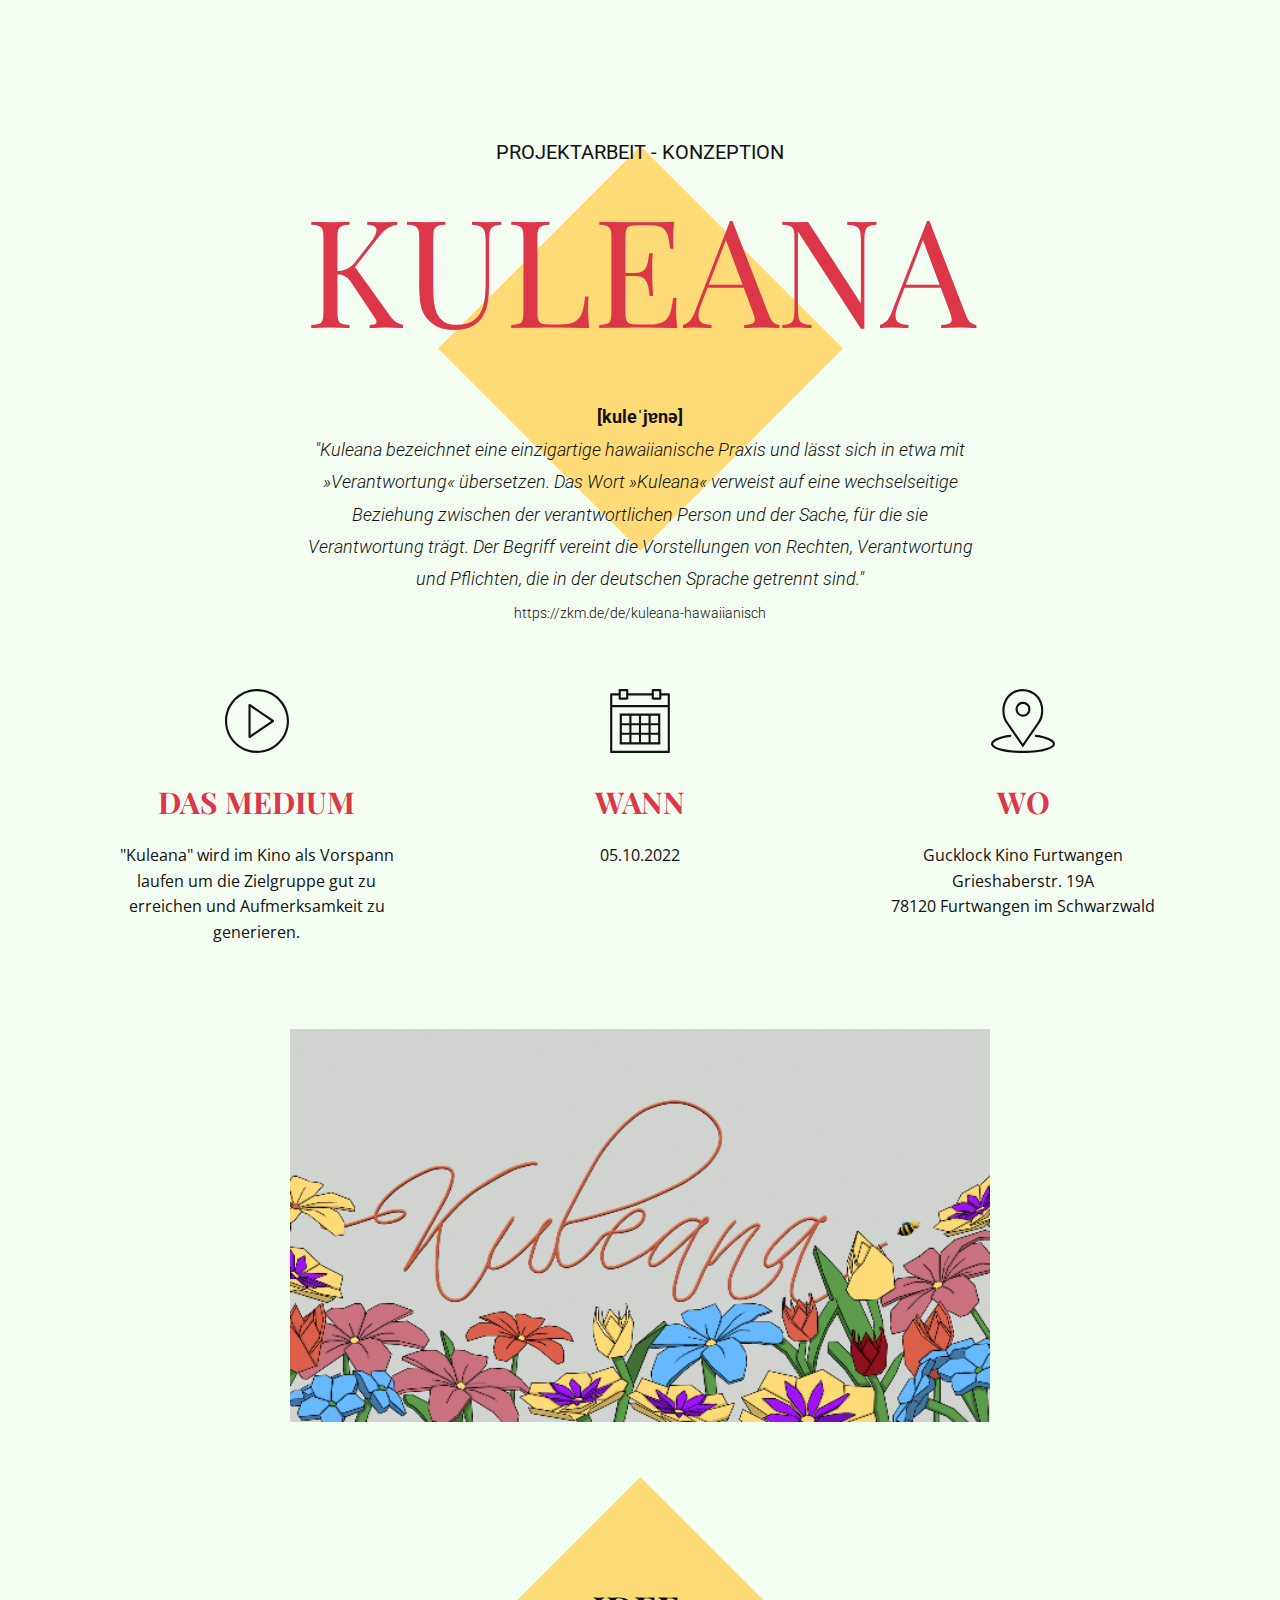
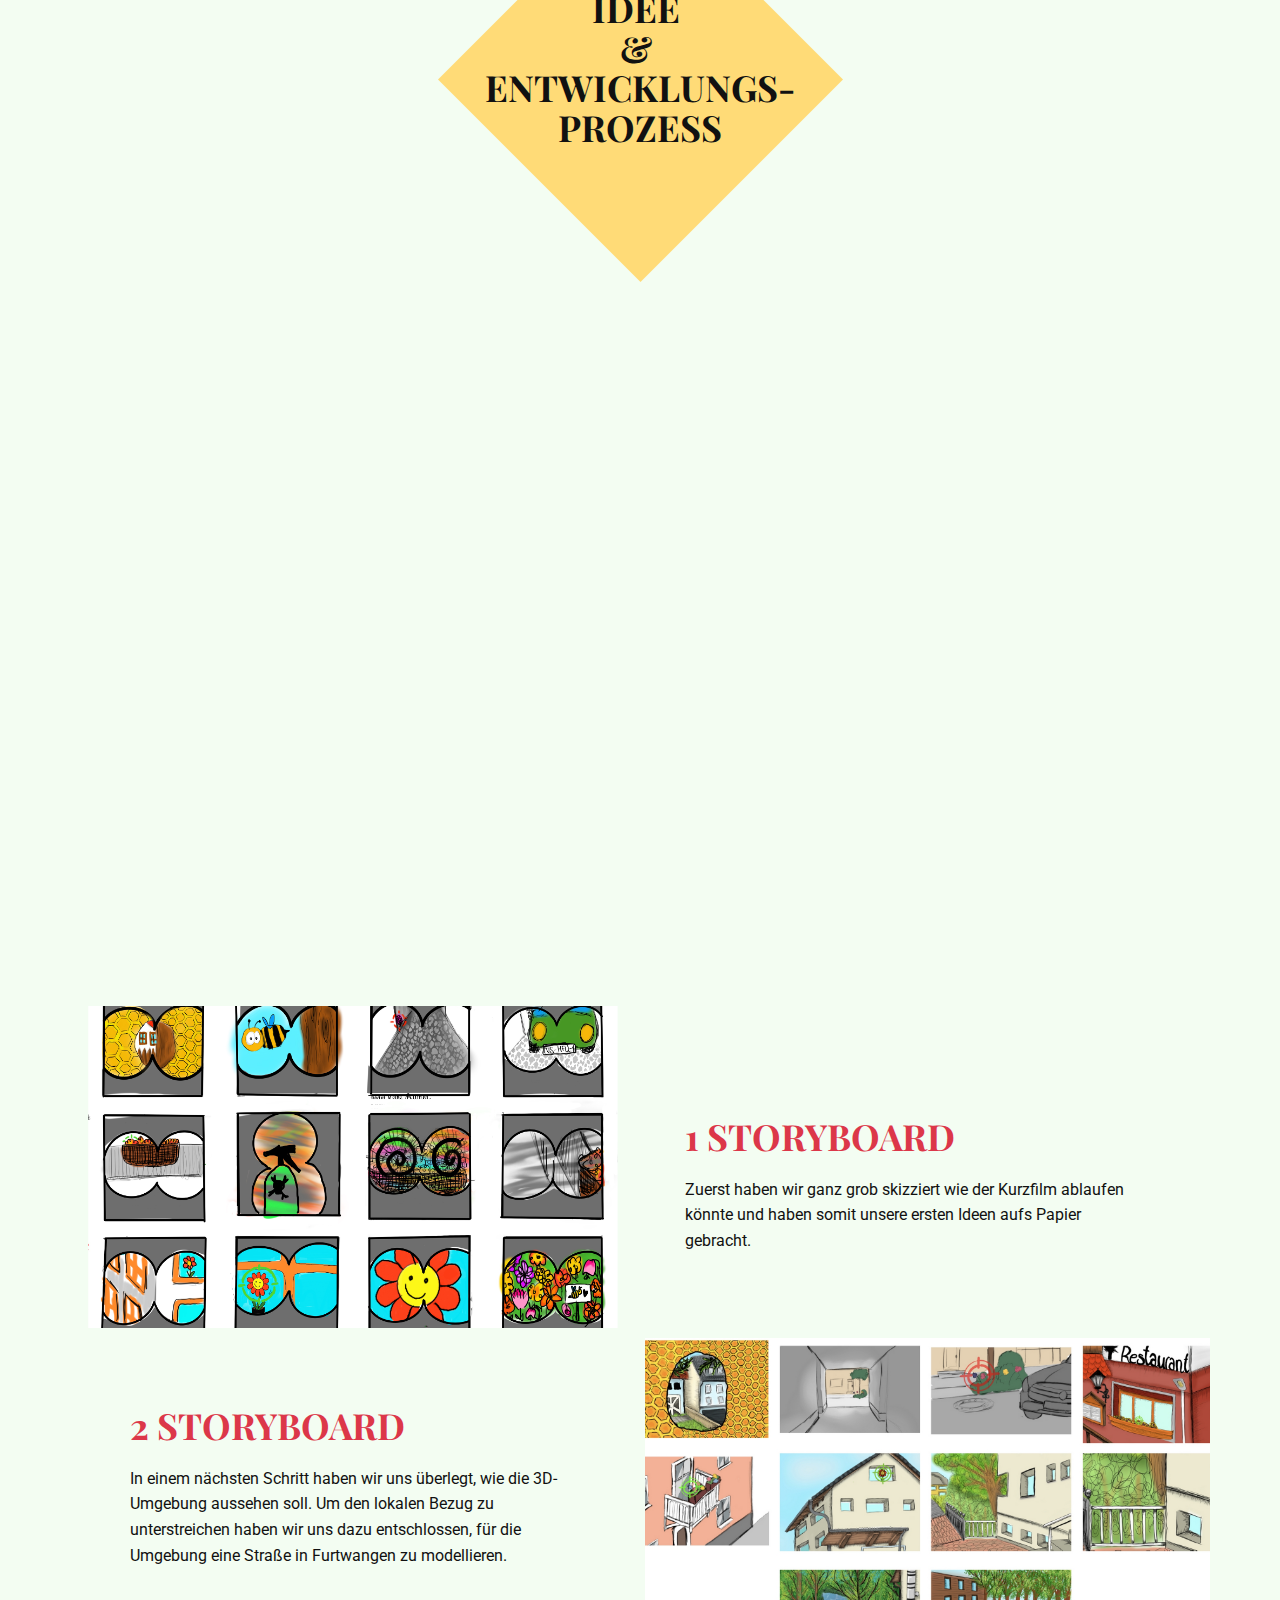
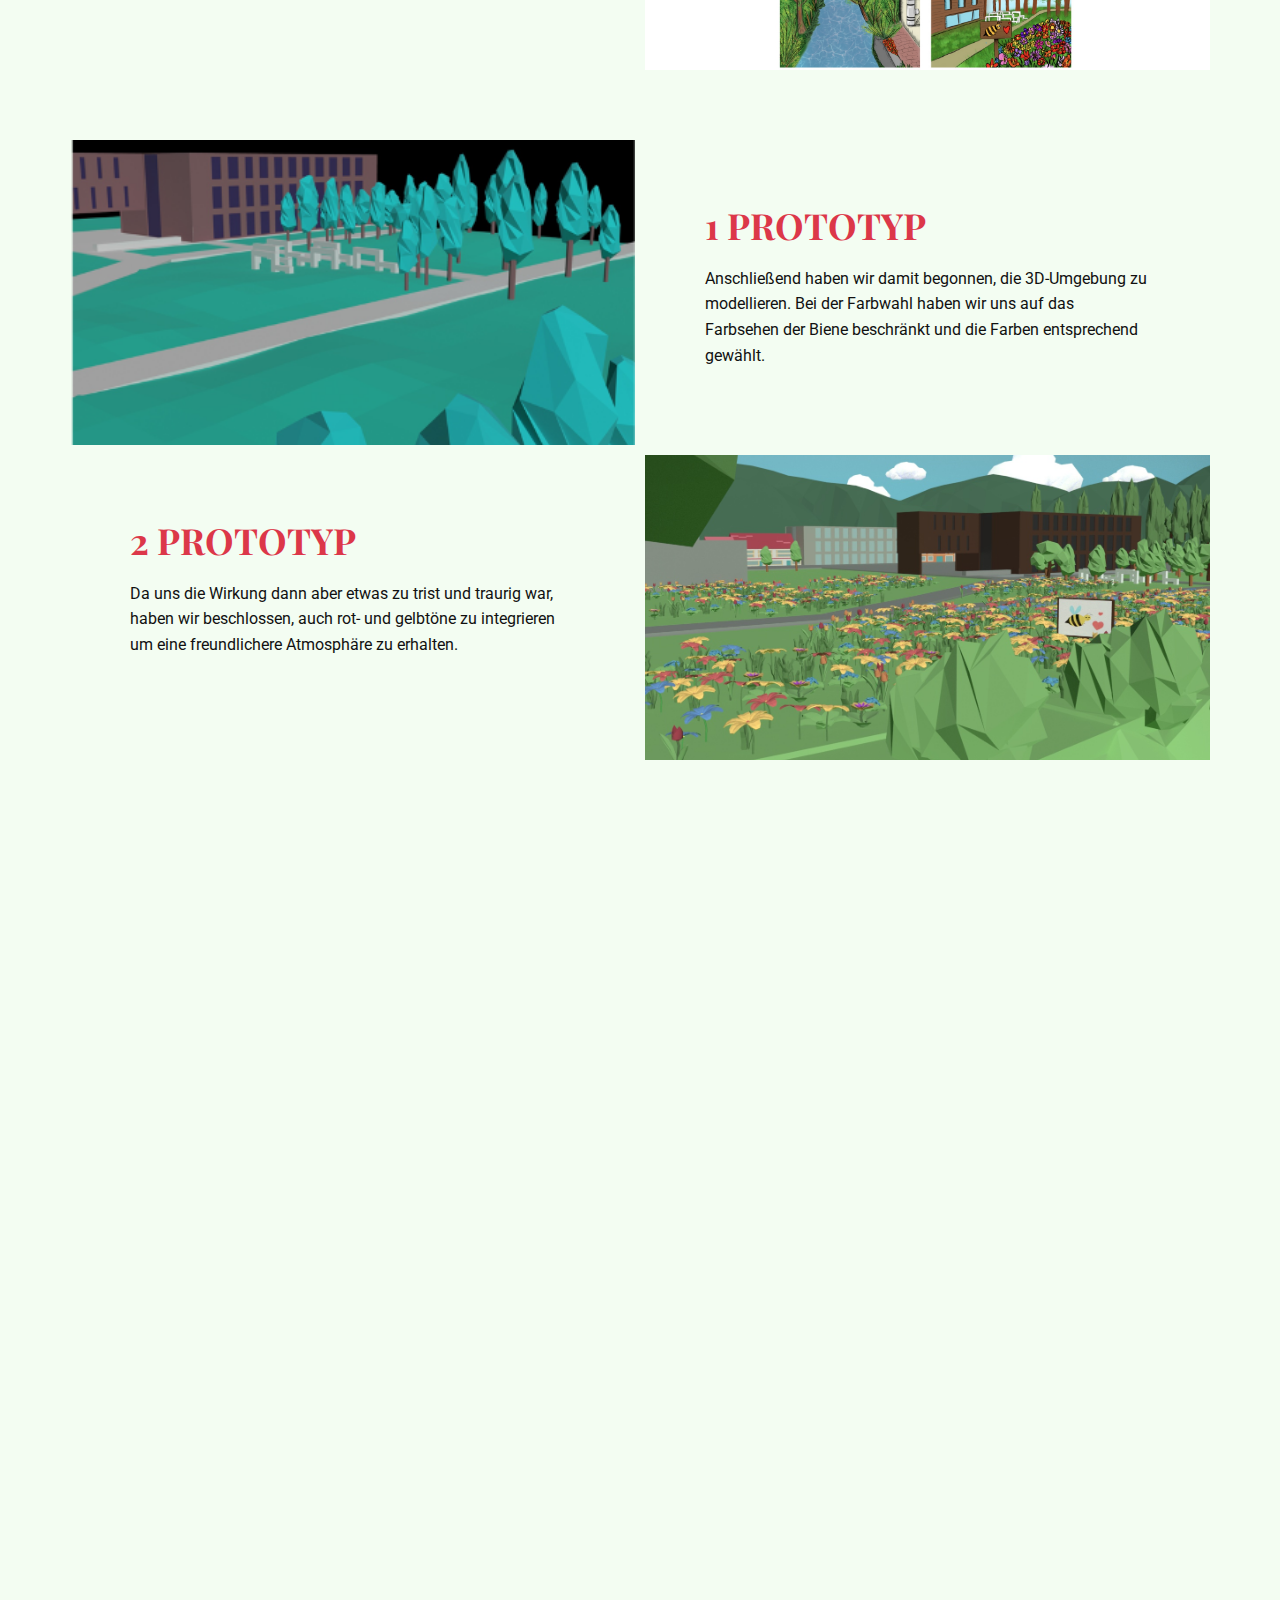
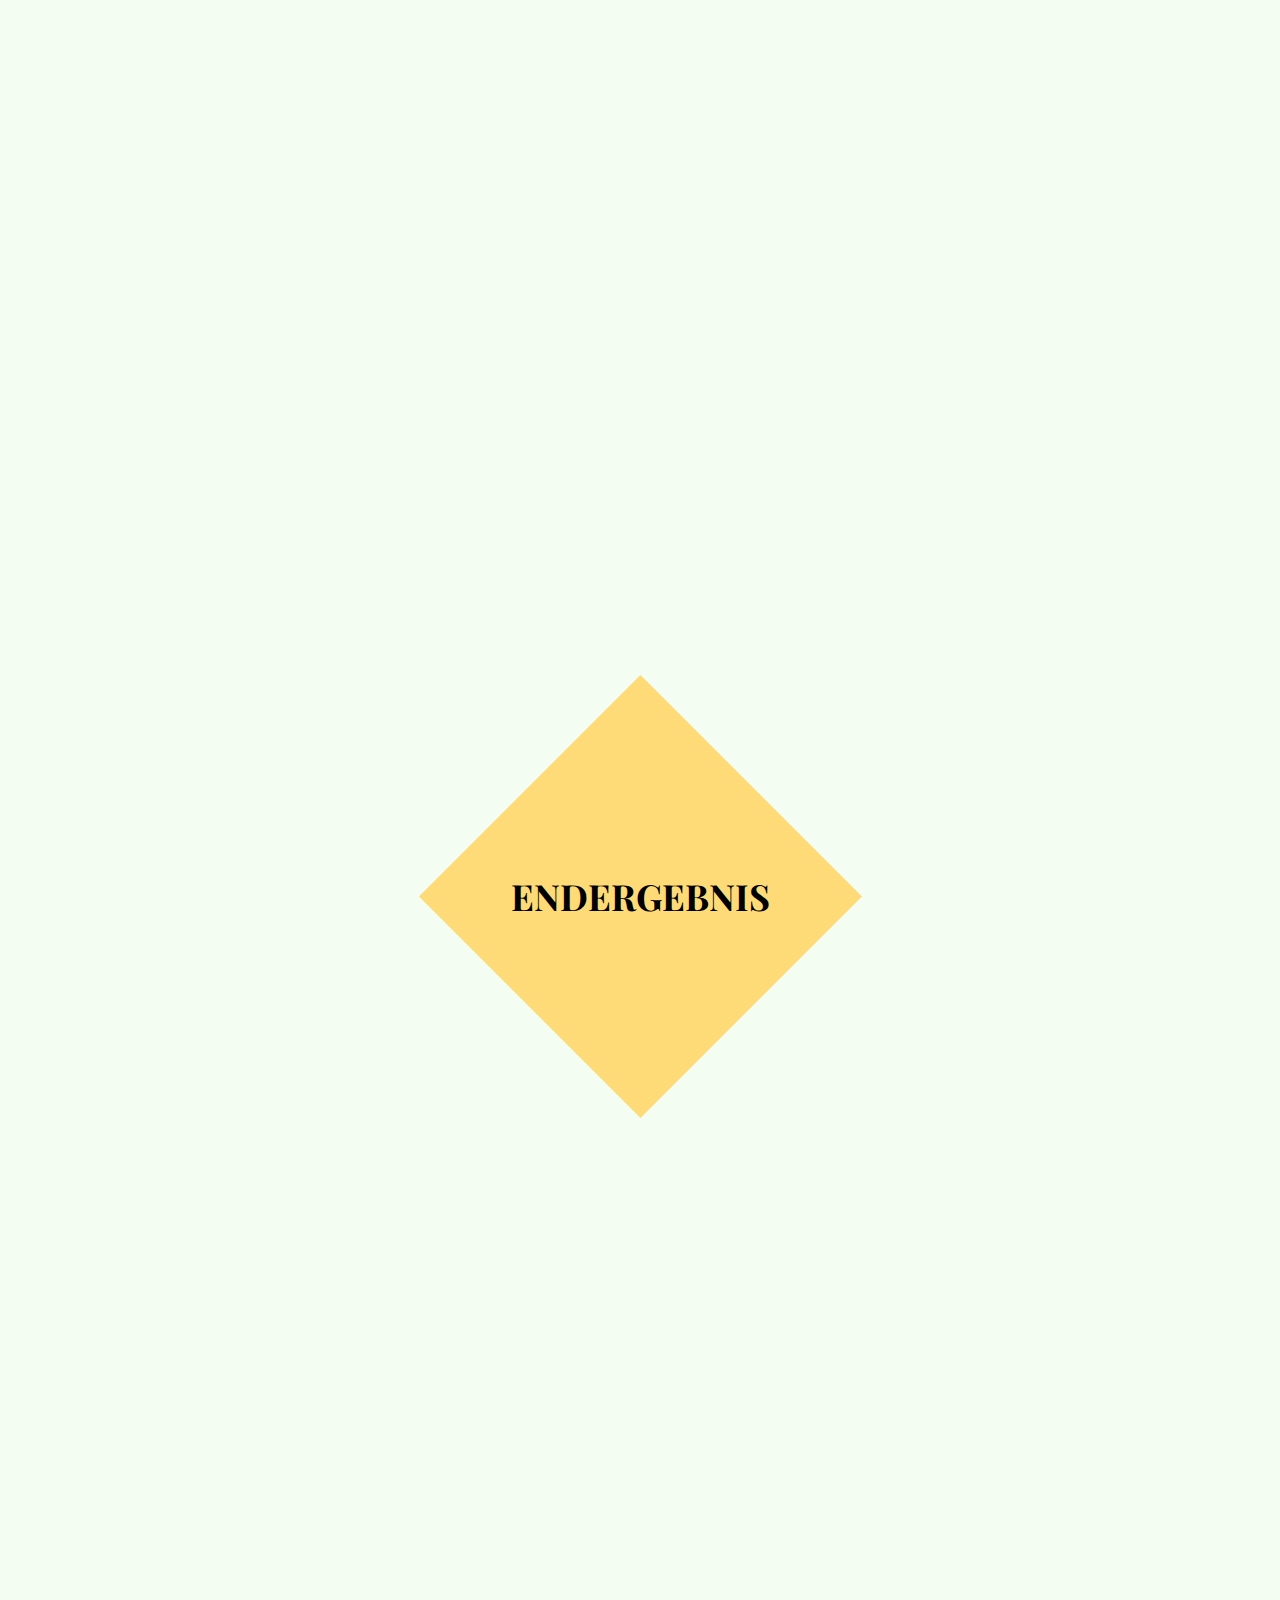
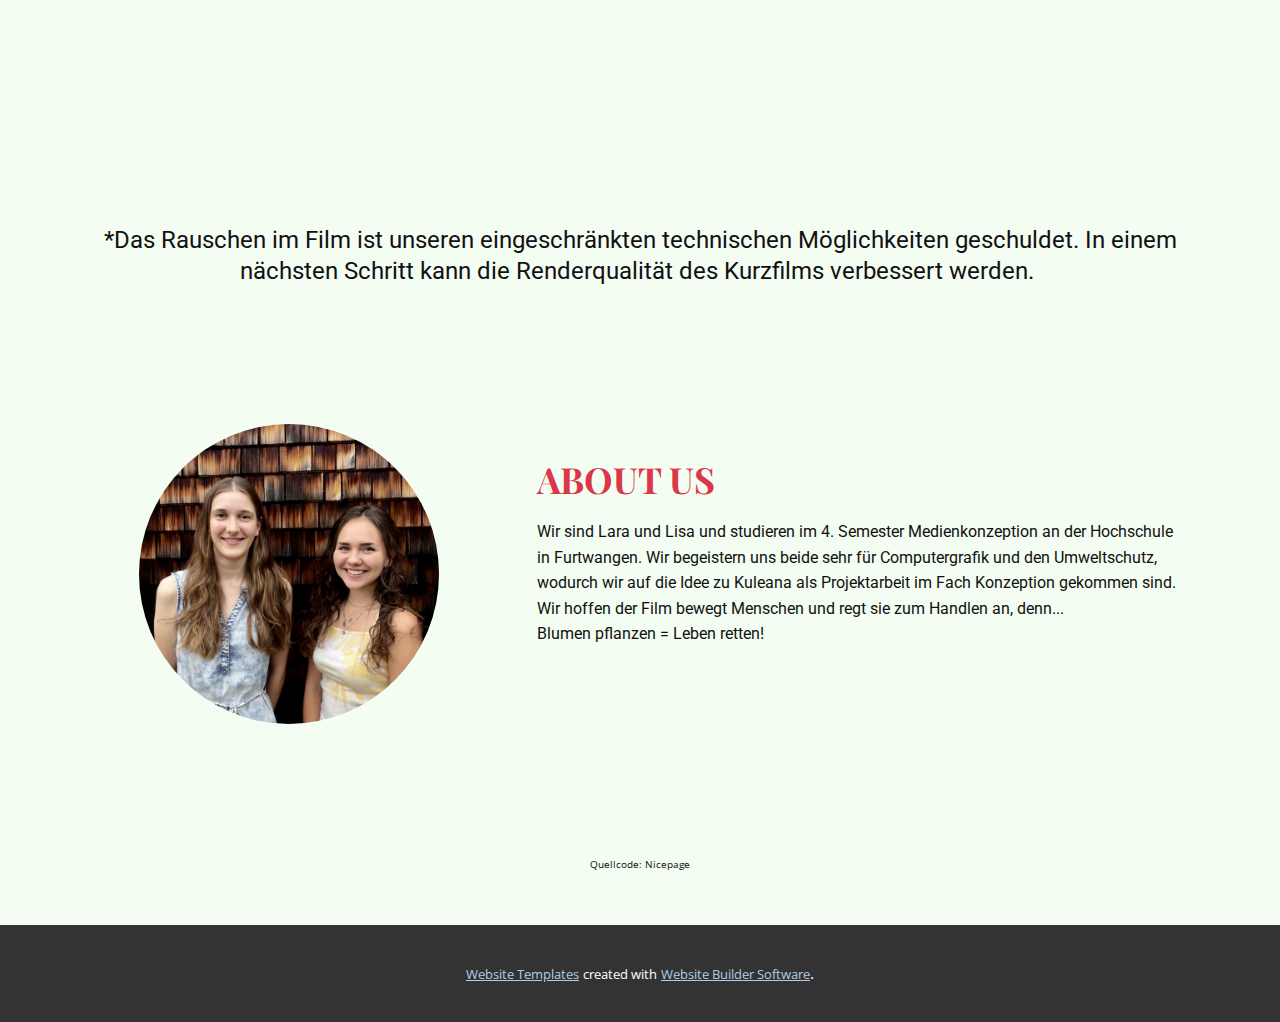
<file: KuleanaFinal/index.html>
<!DOCTYPE html>
<html style="font-size: 16px;" lang="de"><head>
    <meta name="viewport" content="width=device-width, initial-scale=1.0">
    <meta charset="utf-8">
    <meta name="keywords" content="KULEA​N​​​A, Idee&nbsp;&amp;amp;&nbsp;Entwicklungs-prozess, 1 STORYBOARD, 2 STORYBOARD, 1 PROTOTYP, 2 PROTOTYP, eNDERGEBNIS, About Us">
    <meta name="description" content="">
    <title>KuleanaLaraLisa</title>
    <link rel="stylesheet" href="nicepage.css" media="screen">
<link rel="stylesheet" href="KuleanaLaraLisa.css" media="screen">
    <script class="u-script" type="text/javascript" src="jquery.js" defer=""></script>
    <script class="u-script" type="text/javascript" src="nicepage.js" defer=""></script>
    <meta name="generator" content="Nicepage 4.14.1, nicepage.com">
    <link id="u-theme-google-font" rel="stylesheet" href="https://fonts.googleapis.com/css?family=Roboto:100,100i,300,300i,400,400i,500,500i,700,700i,900,900i|Open+Sans:300,300i,400,400i,500,500i,600,600i,700,700i,800,800i">
    <link id="u-page-google-font" rel="stylesheet" href="https://fonts.googleapis.com/css?family=Playfair+Display:400,400i,500,500i,600,600i,700,700i,800,800i,900,900i">
    
    
    
    
    
    
    
    
    
    
    
    
    <script type="application/ld+json">{
		"@context": "http://schema.org",
		"@type": "Organization",
		"name": ""
}</script>
    <meta name="theme-color" content="#478ac9">
    <meta property="og:title" content="KuleanaLaraLisa">
    <meta property="og:type" content="website">
  </head>
  <body data-home-page="KuleanaLaraLisa.html" data-home-page-title="KuleanaLaraLisa" class="u-body u-xl-mode" data-lang="de"><header class="u-clearfix u-custom-color-1 u-header u-header" id="sec-c685"><div class="u-align-left u-clearfix u-sheet u-sheet-1"></div></header>
    <section class="u-align-center u-clearfix u-custom-color-1 u-section-1" id="sec-95b6">
      <div class="u-clearfix u-sheet u-sheet-1">
        <div class="u-shape u-shape-svg u-text-custom-color-2 u-shape-1">
          <svg class="u-svg-link" preserveAspectRatio="none" viewBox="0 0 160 160" style=""><use xmlns:xlink="http://www.w3.org/1999/xlink" xlink:href="#svg-d187"></use></svg>
          <svg class="u-svg-content" viewBox="0 0 160 160" x="0px" y="0px" id="svg-d187"><path d="M160,80l-80,80L0,80L80,0L160,80z"></path></svg>
        </div>
        <h5 class="u-text u-text-default u-text-1">Projektarbeit - konzeption</h5>
        <h1 class="u-text u-text-custom-color-4 u-text-default u-text-2">
          <span style="font-weight: 400;">K</span>
          <span style="font-weight: 400;">U</span>
          <span style="font-weight: 400;">L</span>
          <span style="font-weight: 400;">E</span>
          <span style="font-weight: 400;">A</span>
          <span style="font-weight: 400;"></span>
          <span style="font-weight: 400;">N</span>
          <span style="font-weight: 400;"></span>
          <span style="font-weight: 400;"></span>
          <span style="font-weight: 400;">A</span>
        </h1>
        <p class="u-custom-font u-heading-font u-text u-text-3">
          <span style="font-weight: 700;">
            <br>
            <span style="font-weight: 700;">[kuleˈjɐnə]</span>
          </span>
          <br>
          <span style="font-style: italic;">"Kuleana bezeichnet eine einzigartige hawaiianische Praxis und lässt sich in etwa mit »Verantwortung« übersetzen. Das Wort »Kuleana« verweist auf eine wechselseitige Beziehung zwischen der verantwortlichen Person und der Sache, für die sie Verantwortung trägt. Der Begriff vereint die Vorstellungen von Rechten, Verantwortung und Pflichten, die in der deutschen Sprache getrennt sind."</span>
          <br>
          <span style="font-size: 0.875rem;">https://zkm.de/de/kuleana-hawaiianisch</span>
          <br>
        </p>
      </div>
    </section>
    <section class="u-align-center u-clearfix u-custom-color-1 u-section-2" id="sec-a2bc">
      <div class="u-clearfix u-sheet u-sheet-1">
        <div class="u-expanded-width u-list u-list-1">
          <div class="u-repeater u-repeater-1">
            <div class="u-align-center u-container-style u-list-item u-repeater-item">
              <div class="u-container-layout u-similar-container u-container-layout-1"><span class="u-icon u-icon-1"><svg class="u-svg-link" preserveAspectRatio="xMidYMin slice" viewBox="0 0 60 60" style=""><use xmlns:xlink="http://www.w3.org/1999/xlink" xlink:href="#svg-cac5"></use></svg><svg class="u-svg-content" viewBox="0 0 60 60" x="0px" y="0px" id="svg-cac5" style="enable-background:new 0 0 60 60;"><g><path d="M45.563,29.174l-22-15c-0.307-0.208-0.703-0.231-1.031-0.058C22.205,14.289,22,14.629,22,15v30
		c0,0.371,0.205,0.711,0.533,0.884C22.679,45.962,22.84,46,23,46c0.197,0,0.394-0.059,0.563-0.174l22-15
		C45.836,30.64,46,30.331,46,30S45.836,29.36,45.563,29.174z M24,43.107V16.893L43.225,30L24,43.107z"></path><path d="M30,0C13.458,0,0,13.458,0,30s13.458,30,30,30s30-13.458,30-30S46.542,0,30,0z M30,58C14.561,58,2,45.439,2,30
		S14.561,2,30,2s28,12.561,28,28S45.439,58,30,58z"></path>
</g></svg></span>
                <h3 class="u-custom-font u-font-playfair-display u-text u-text-custom-color-4 u-text-1">DAS MEDIUM</h3>
                <p class="u-text u-text-2">"Kuleana" wird im Kino als Vorspann laufen um die Zielgruppe gut zu erreichen und Aufmerksamkeit zu generieren.</p>
              </div>
            </div>
            <div class="u-align-center u-container-style u-list-item u-repeater-item">
              <div class="u-container-layout u-similar-container u-container-layout-2"><span class="u-icon u-icon-2"><svg class="u-svg-link" preserveAspectRatio="xMidYMin slice" viewBox="0 0 60 60" style=""><use xmlns:xlink="http://www.w3.org/1999/xlink" xlink:href="#svg-39cc"></use></svg><svg class="u-svg-content" viewBox="0 0 60 60" x="0px" y="0px" id="svg-39cc" style="enable-background:new 0 0 60 60;"><g><path d="M57,4h-7V1c0-0.553-0.447-1-1-1h-7c-0.553,0-1,0.447-1,1v3H19V1c0-0.553-0.447-1-1-1h-7c-0.553,0-1,0.447-1,1v3H3
		C2.447,4,2,4.447,2,5v11v43c0,0.553,0.447,1,1,1h54c0.553,0,1-0.447,1-1V16V5C58,4.447,57.553,4,57,4z M43,2h5v3v3h-5V5V2z M12,2h5
		v3v3h-5V5V2z M4,6h6v3c0,0.553,0.447,1,1,1h7c0.553,0,1-0.447,1-1V6h22v3c0,0.553,0.447,1,1,1h7c0.553,0,1-0.447,1-1V6h6v9H4V6z
		 M4,58V17h52v41H4z"></path><path d="M38,23h-7h-2h-7h-2h-9v9v2v7v2v9h9h2h7h2h7h2h9v-9v-2v-7v-2v-9h-9H38z M31,25h7v7h-7V25z M38,41h-7v-7h7V41z M22,34h7v7h-7
		V34z M22,25h7v7h-7V25z M13,25h7v7h-7V25z M13,34h7v7h-7V34z M20,50h-7v-7h7V50z M29,50h-7v-7h7V50z M38,50h-7v-7h7V50z M47,50h-7
		v-7h7V50z M47,41h-7v-7h7V41z M47,25v7h-7v-7H47z"></path>
</g></svg></span>
                <h3 class="u-custom-font u-font-playfair-display u-text u-text-custom-color-4 u-text-3">WANN</h3>
                <p class="u-text u-text-4">05.10.2022</p>
              </div>
            </div>
            <div class="u-align-center u-container-style u-list-item u-repeater-item">
              <div class="u-container-layout u-similar-container u-container-layout-3"><span class="u-icon u-icon-3"><svg class="u-svg-link" preserveAspectRatio="xMidYMin slice" viewBox="0 0 60 60" style=""><use xmlns:xlink="http://www.w3.org/1999/xlink" xlink:href="#svg-46b4"></use></svg><svg class="u-svg-content" viewBox="0 0 60 60" x="0px" y="0px" id="svg-46b4" style="enable-background:new 0 0 60 60;"><g><path d="M30,26c3.86,0,7-3.141,7-7s-3.14-7-7-7s-7,3.141-7,7S26.14,26,30,26z M30,14c2.757,0,5,2.243,5,5s-2.243,5-5,5
		s-5-2.243-5-5S27.243,14,30,14z"></path><path d="M29.823,54.757L45.164,32.6c5.754-7.671,4.922-20.28-1.781-26.982C39.761,1.995,34.945,0,29.823,0
		s-9.938,1.995-13.56,5.617c-6.703,6.702-7.535,19.311-1.804,26.952L29.823,54.757z M17.677,7.031C20.922,3.787,25.235,2,29.823,2
		s8.901,1.787,12.146,5.031c6.05,6.049,6.795,17.437,1.573,24.399L29.823,51.243L16.082,31.4
		C10.882,24.468,11.628,13.08,17.677,7.031z"></path><path d="M42.117,43.007c-0.55-0.067-1.046,0.327-1.11,0.876s0.328,1.046,0.876,1.11C52.399,46.231,58,49.567,58,51.5
		c0,2.714-10.652,6.5-28,6.5S2,54.214,2,51.5c0-1.933,5.601-5.269,16.117-6.507c0.548-0.064,0.94-0.562,0.876-1.11
		c-0.065-0.549-0.561-0.945-1.11-0.876C7.354,44.247,0,47.739,0,51.5C0,55.724,10.305,60,30,60s30-4.276,30-8.5
		C60,47.739,52.646,44.247,42.117,43.007z"></path>
</g></svg></span>
                <h3 class="u-custom-font u-font-playfair-display u-text u-text-custom-color-4 u-text-5">WO</h3>
                <p class="u-text u-text-6">Gucklock Kino Furtwangen<br>Grieshaberstr. 19A<br>78120 Furtwangen im Schwarzwald
                </p>
              </div>
            </div>
          </div>
        </div>
      </div>
    </section>
    <section class="u-clearfix u-custom-color-1 u-section-3" id="sec-6fdd">
      <div class="u-clearfix u-sheet u-valign-middle u-sheet-1">
        <img class="u-image u-image-1" src="images/KuleanaTitelBild.png" data-image-width="582" data-image-height="327">
      </div>
    </section>
    <section class="u-clearfix u-custom-color-1 u-section-4" id="carousel_8d12">
      
      <div class="u-custom-color-4 u-expanded-width u-shape u-shape-rectangle u-shape-1" data-animation-name="customAnimationIn" data-animation-duration="1500" data-animation-delay="500"></div>
      <div class="u-shape u-shape-svg u-text-custom-color-2 u-shape-2">
        <svg class="u-svg-link" preserveAspectRatio="none" viewBox="0 0 160 160" style=""><use xmlns:xlink="http://www.w3.org/1999/xlink" xlink:href="#svg-8d97"></use></svg>
        <svg class="u-svg-content" viewBox="0 0 160 160" x="0px" y="0px" id="svg-8d97"><path d="M160,80l-80,80L0,80L80,0L160,80z"></path></svg>
      </div>
      <h1 class="u-align-center u-custom-font u-font-playfair-display u-text u-text-1">Idee&nbsp;<br>&amp;&nbsp;<br>Entwicklungs-<br>prozess
      </h1>
      <div class="u-custom-color-2 u-shape u-shape-rectangle u-shape-3" data-animation-name="customAnimationIn" data-animation-duration="1500" data-animation-delay="500"></div>
      <div class="u-container-style u-group u-shape-rectangle u-white u-group-1" data-animation-name="customAnimationIn" data-animation-duration="1250" data-animation-delay="500">
        <div class="u-container-layout u-container-layout-1">
          <h3 class="u-align-center u-text u-text-2"> "Bienen spielen eine zentrale Rolle im Erhalt unseres Ökosystems. Seit Jahren aber stirbt weltweit ein Großteil der Bienenpopulation. Der Hauptgrund dafür ist wahrscheinlich der Mensch."</h3>
          <p class="u-align-center u-hover-feature u-text u-text-3">
            <a class="u-active-none u-border-none u-btn u-button-link u-button-style u-hover-none u-none u-text-palette-1-base u-btn-1" href="https://www.nabu.de/tiere-und-pflanzen/insekten-und-spinnen/hautfluegler/bienen/13676.html"> https://www.nabu.de/tiere-und-pflanzen/insekten-und-spinnen/hautfluegler/bienen/13676.html</a>
          </p>
          <p class="u-align-center u-custom-font u-heading-font u-text u-text-4"> Der Kurzfilm Kuleana greift dieses Problem auf und soll so für mehr Bewusstsein unter den Rezipienten sorgen. Ziel ist es, Menschen dazu zu bewegen, Wildblumen in ihrem Garten zu pflanzen.&nbsp;<br>Die sehen nämlich nicht nur toll aus, sie retten auch leben.
          </p>
          <a href="​https://www.nabu.de/tiere-und-pflanzen/insekten-und-spinnen/hautfluegler/bienen/13676.html" class="u-active-custom-color-3 u-border-none u-btn u-btn-round u-button-style u-hover-custom-color-5 u-palette-2-base u-radius-11 u-btn-2" target="_blank">Mehr dazu</a>
        </div>
      </div>
    </section>
    <section class="u-clearfix u-custom-color-1 u-section-5" id="sec-874e">
      <div class="u-custom-color-2 u-shape u-shape-rectangle u-shape-1" data-animation-name="customAnimationIn" data-animation-duration="1500" data-animation-delay="500"></div>
      <div class="u-clearfix u-gutter-10 u-layout-wrap u-layout-wrap-1">
        <div class="u-layout">
          <div class="u-layout-col">
            <div class="u-size-30">
              <div class="u-layout-row">
                <div class="u-container-style u-layout-cell u-left-cell u-size-30 u-layout-cell-1" src="">
                  <div class="u-container-layout u-valign-middle-lg u-valign-middle-xl u-container-layout-1">
                    <img class="u-expanded-width-md u-expanded-width-sm u-expanded-width-xs u-image u-image-1" src="images/Storyboard.png" data-image-width="981" data-image-height="729">
                  </div>
                </div>
                <div class="u-align-left u-container-style u-layout-cell u-right-cell u-size-30 u-layout-cell-2">
                  <div class="u-container-layout u-container-layout-2">
                    <h2 class="u-custom-font u-font-playfair-display u-text u-text-custom-color-4 u-text-1">1 STORYBOARD</h2>
                    <p class="u-custom-font u-heading-font u-text u-text-2">Zuerst haben wir ganz grob skizziert wie der Kurzfilm ablaufen könnte und haben somit unsere ersten Ideen aufs Papier gebracht.</p>
                  </div>
                </div>
              </div>
            </div>
            <div class="u-size-30">
              <div class="u-layout-row">
                <div class="u-align-left u-container-style u-layout-cell u-left-cell u-size-30 u-layout-cell-3">
                  <div class="u-container-layout u-valign-middle-md u-valign-middle-sm u-valign-middle-xs u-container-layout-3">
                    <h2 class="u-custom-font u-font-playfair-display u-text u-text-custom-color-4 u-text-3">2 STORYBOARD</h2>
                    <p class="u-custom-font u-heading-font u-text u-text-4">In einem nächsten Schritt haben wir uns überlegt, wie die 3D-Umgebung aussehen soll. Um den lokalen Bezug zu unterstreichen haben wir uns dazu entschlossen, für die Umgebung eine Straße in Furtwangen zu modellieren.&nbsp;</p>
                  </div>
                </div>
                <div class="u-container-style u-image u-layout-cell u-right-cell u-size-30 u-image-2" src="" data-image-width="1920" data-image-height="1048">
                  <div class="u-container-layout u-valign-middle u-container-layout-4"></div>
                </div>
              </div>
            </div>
          </div>
        </div>
      </div>
    </section>
    <section class="u-clearfix u-custom-color-1 u-section-6" id="carousel_473c">
      <div class="u-clearfix u-sheet u-sheet-1">
        <div class="u-custom-color-2 u-shape u-shape-rectangle u-shape-1" data-animation-name="customAnimationIn" data-animation-duration="1500" data-animation-delay="500"></div>
        <div class="u-clearfix u-expanded-width u-gutter-10 u-layout-wrap u-layout-wrap-1">
          <div class="u-layout">
            <div class="u-layout-col">
              <div class="u-size-30">
                <div class="u-layout-row">
                  <div class="u-container-style u-image u-layout-cell u-left-cell u-size-30 u-image-1" src="" data-image-width="402" data-image-height="227">
                    <div class="u-container-layout u-container-layout-1"></div>
                  </div>
                  <div class="u-align-left u-container-style u-layout-cell u-right-cell u-size-30 u-layout-cell-2">
                    <div class="u-container-layout u-valign-middle-sm u-valign-middle-xs u-container-layout-2">
                      <h2 class="u-custom-font u-font-playfair-display u-text u-text-custom-color-4 u-text-1">1 PROTOTYP</h2>
                      <p class="u-custom-font u-heading-font u-text u-text-2">Anschließend haben wir damit begonnen, die 3D-Umgebung zu modellieren. Bei der Farbwahl haben wir uns auf das Farbsehen der Biene beschränkt und die Farben entsprechend gewählt.</p>
                    </div>
                  </div>
                </div>
              </div>
              <div class="u-size-30">
                <div class="u-layout-row">
                  <div class="u-align-left u-container-style u-layout-cell u-left-cell u-size-30 u-layout-cell-3">
                    <div class="u-container-layout u-container-layout-3">
                      <div class="u-custom-color-2 u-expanded-width-sm u-expanded-width-xs u-shape u-shape-rectangle u-shape-2" data-animation-name="customAnimationIn" data-animation-duration="1500" data-animation-delay="500"></div>
                      <h2 class="u-custom-font u-font-playfair-display u-text u-text-custom-color-4 u-text-3">2 PROTOTYP</h2>
                      <p class="u-custom-font u-heading-font u-text u-text-4">Da uns die Wirkung dann aber etwas zu trist und traurig war, haben wir beschlossen, auch rot- und gelbtöne zu integrieren um eine freundlichere Atmosphäre zu erhalten.<br>
                      </p>
                    </div>
                  </div>
                  <div class="u-container-style u-image u-layout-cell u-right-cell u-size-30 u-image-2" src="" data-image-width="1280" data-image-height="720">
                    <div class="u-container-layout u-container-layout-4"></div>
                  </div>
                </div>
              </div>
            </div>
          </div>
        </div>
      </div>
    </section>
    <section class="u-clearfix u-custom-color-1 u-valign-middle-md u-section-7" id="carousel_ee20">
      <div class="u-custom-color-2 u-shape u-shape-rectangle u-shape-1" data-animation-name="customAnimationIn" data-animation-duration="1500" data-animation-delay="500"></div>
      <img class="u-image u-image-default u-image-1" src="images/Brcke.png" alt="" data-image-width="1280" data-image-height="720" data-animation-name="customAnimationIn" data-animation-duration="1250" data-animation-delay="250">
      <img class="u-image u-image-default u-image-2" src="images/Hof.png" alt="" data-image-width="1280" data-image-height="720" data-animation-name="customAnimationIn" data-animation-duration="1500" data-animation-delay="250">
      <img class="u-image u-image-default u-image-3" src="images/Blumen.png" alt="" data-image-width="1920" data-image-height="863" data-animation-name="customAnimationIn" data-animation-duration="1250" data-animation-delay="250">
      <img class="u-image u-image-default u-image-4" src="images/Steet.png" alt="" data-image-width="1280" data-image-height="720" data-animation-name="customAnimationIn" data-animation-duration="1500" data-animation-delay="500">
      <div class="u-align-left u-container-style u-group u-shape-rectangle u-white u-group-1" data-animation-name="customAnimationIn" data-animation-duration="1250" data-animation-delay="500">
        <div class="u-container-layout u-container-layout-1">
          <h3 class="u-custom-font u-font-playfair-display u-text u-text-custom-color-4 u-text-1"> gerenderte probe-bilder</h3>
          <p class="u-custom-font u-heading-font u-text u-text-2">Hier ein kleiner Einblick in den Entstehungsprozess. Zu sehen sind Bilder aus den Szenen des Films, die als Überprüfung für Licht, Schatten und Anordnung gerendert wurden.</p>
        </div>
      </div>
      <img class="u-image u-image-default u-image-5" src="images/Balkon.png" alt="" data-image-width="1280" data-image-height="720" data-animation-name="customAnimationIn" data-animation-duration="1250" data-animation-delay="250">
    </section>
    <section class="u-clearfix u-custom-color-1 u-section-8" id="carousel_16dc">
      <div class="u-custom-color-4 u-expanded-width u-shape u-shape-rectangle u-shape-1" data-animation-name="customAnimationIn" data-animation-duration="1500" data-animation-delay="500"></div>
      <div class="u-shape u-shape-svg u-text-custom-color-2 u-shape-2">
        <svg class="u-svg-link" preserveAspectRatio="none" viewBox="0 0 160 160" style=""><use xmlns:xlink="http://www.w3.org/1999/xlink" xlink:href="#svg-8d97"></use></svg>
        <svg class="u-svg-content" viewBox="0 0 160 160" x="0px" y="0px" id="svg-8d97"><path d="M160,80l-80,80L0,80L80,0L160,80z"></path></svg>
      </div>
      <h1 class="u-align-center u-custom-font u-font-playfair-display u-text u-text-black u-text-1">eNDERGEBNIS</h1>
    </section>
    <section class="u-clearfix u-custom-color-1 u-section-9" id="sec-417d">
      <div class="u-clearfix u-sheet u-sheet-1">
        <div class="u-custom-color-4 u-shape u-shape-rectangle u-shape-1" data-animation-name="customAnimationIn" data-animation-duration="1500" data-animation-delay="500"></div>
        <div class="u-custom-color-2 u-shape u-shape-rectangle u-shape-2" data-animation-name="customAnimationIn" data-animation-duration="1500" data-animation-delay="500"></div>
        <div class="u-align-left u-expanded-width-xs u-left-0 u-video u-video-1">
          <div class="embed-responsive embed-responsive-1">
            <iframe style="position: absolute;top: 0;left: 0;width: 100%;height: 100%;" class="embed-responsive-item" src="https://www.youtube.com/embed/i8xREwduFsM?mute=0&amp;showinfo=0&amp;controls=0&amp;start=0" frameborder="0" allowfullscreen=""></iframe>
          </div>
        </div>
      </div>
    </section>
    <section class="u-align-center u-clearfix u-custom-color-1 u-section-10" id="sec-0295">
      <div class="u-clearfix u-sheet u-valign-middle u-sheet-1">
        <h2 class="u-text u-text-default u-text-1">*Das Rauschen im Film ist unseren eingeschränkten technischen Möglichkeiten geschuldet. In einem nächsten Schritt kann die Renderqualität des Kurzfilms verbessert werden.&nbsp;</h2>
      </div>
    </section>
    <section class="u-clearfix u-custom-color-1 u-valign-middle-lg u-section-11" id="sec-b7ff">
      <div class="u-custom-color-2 u-expanded-width-sm u-expanded-width-xs u-shape u-shape-rectangle u-shape-1" data-animation-name="customAnimationIn" data-animation-duration="1500" data-animation-delay="500"></div>
      <div class="u-clearfix u-gutter-0 u-layout-wrap u-layout-wrap-1">
        <div class="u-layout">
          <div class="u-layout-row">
            <div class="u-container-style u-layout-cell u-left-cell u-size-23 u-layout-cell-1">
              <div class="u-container-layout u-valign-middle-lg u-valign-middle-md u-container-layout-1">
                <div alt="" class="u-expanded-width-md u-image u-image-circle u-preserve-proportions u-image-1" src="" data-image-width="1440" data-image-height="1920"></div>
              </div>
            </div>
            <div class="u-align-center-sm u-align-center-xs u-container-style u-layout-cell u-right-cell u-size-37 u-layout-cell-2">
              <div class="u-container-layout u-valign-middle-lg u-valign-middle-md u-container-layout-2">
                <h2 class="u-align-center-lg u-align-center-md u-align-center-xl u-custom-font u-font-playfair-display u-text u-text-custom-color-4 u-text-default u-text-1">About Us</h2>
                <p class="u-align-left-lg u-align-left-md u-align-left-xl u-custom-font u-heading-font u-text u-text-2">Wir sind Lara und Lisa und studieren im 4. Semester Medienkonzeption an der Hochschule in Furtwangen. Wir begeistern uns beide sehr für Computergrafik und den Umweltschutz, wodurch wir auf die Idee zu Kuleana als Projektarbeit im Fach Konzeption gekommen sind. Wir hoffen der Film bewegt Menschen und regt sie zum Handlen an, denn...<br>Blumen pflanzen = Leben retten!
                </p>
              </div>
            </div>
          </div>
        </div>
      </div>
    </section>
    
    
    <footer class="u-align-center u-clearfix u-custom-color-1 u-footer u-footer" id="sec-68ad"><div class="u-clearfix u-sheet u-valign-middle u-sheet-1">
        <p class="u-small-text u-text u-text-variant u-text-1">Quellcode: Nicepage</p>
      </div></footer>
    <section class="u-backlink u-clearfix u-grey-80">
      <a class="u-link" href="https://nicepage.com/website-templates" target="_blank">
        <span>Website Templates</span>
      </a>
      <p class="u-text">
        <span>created with</span>
      </p>
      <a class="u-link" href="" target="_blank">
        <span>Website Builder Software</span>
      </a>. 
    </section><span style="height: 64px; width: 64px; margin-left: 0px; margin-right: auto; margin-top: 0px; right: 20px; bottom: 20px; padding: 10px; background-image: none;" class="u-back-to-top u-border-2 u-border-custom-color-2 u-custom-color-2 u-icon u-icon-circle u-opacity u-opacity-85 u-text-custom-color-4" data-href="#">
        <svg class="u-svg-link" preserveAspectRatio="xMidYMin slice" viewBox="0 0 551.13 551.13"><use xmlns:xlink="http://www.w3.org/1999/xlink" xlink:href="#svg-1d98"></use></svg>
        <svg class="u-svg-content" enable-background="new 0 0 551.13 551.13" viewBox="0 0 551.13 551.13" xmlns="http://www.w3.org/2000/svg" id="svg-1d98"><path d="m275.565 189.451 223.897 223.897h51.668l-275.565-275.565-275.565 275.565h51.668z"></path></svg>
    </span>
  
</body></html>
</file>
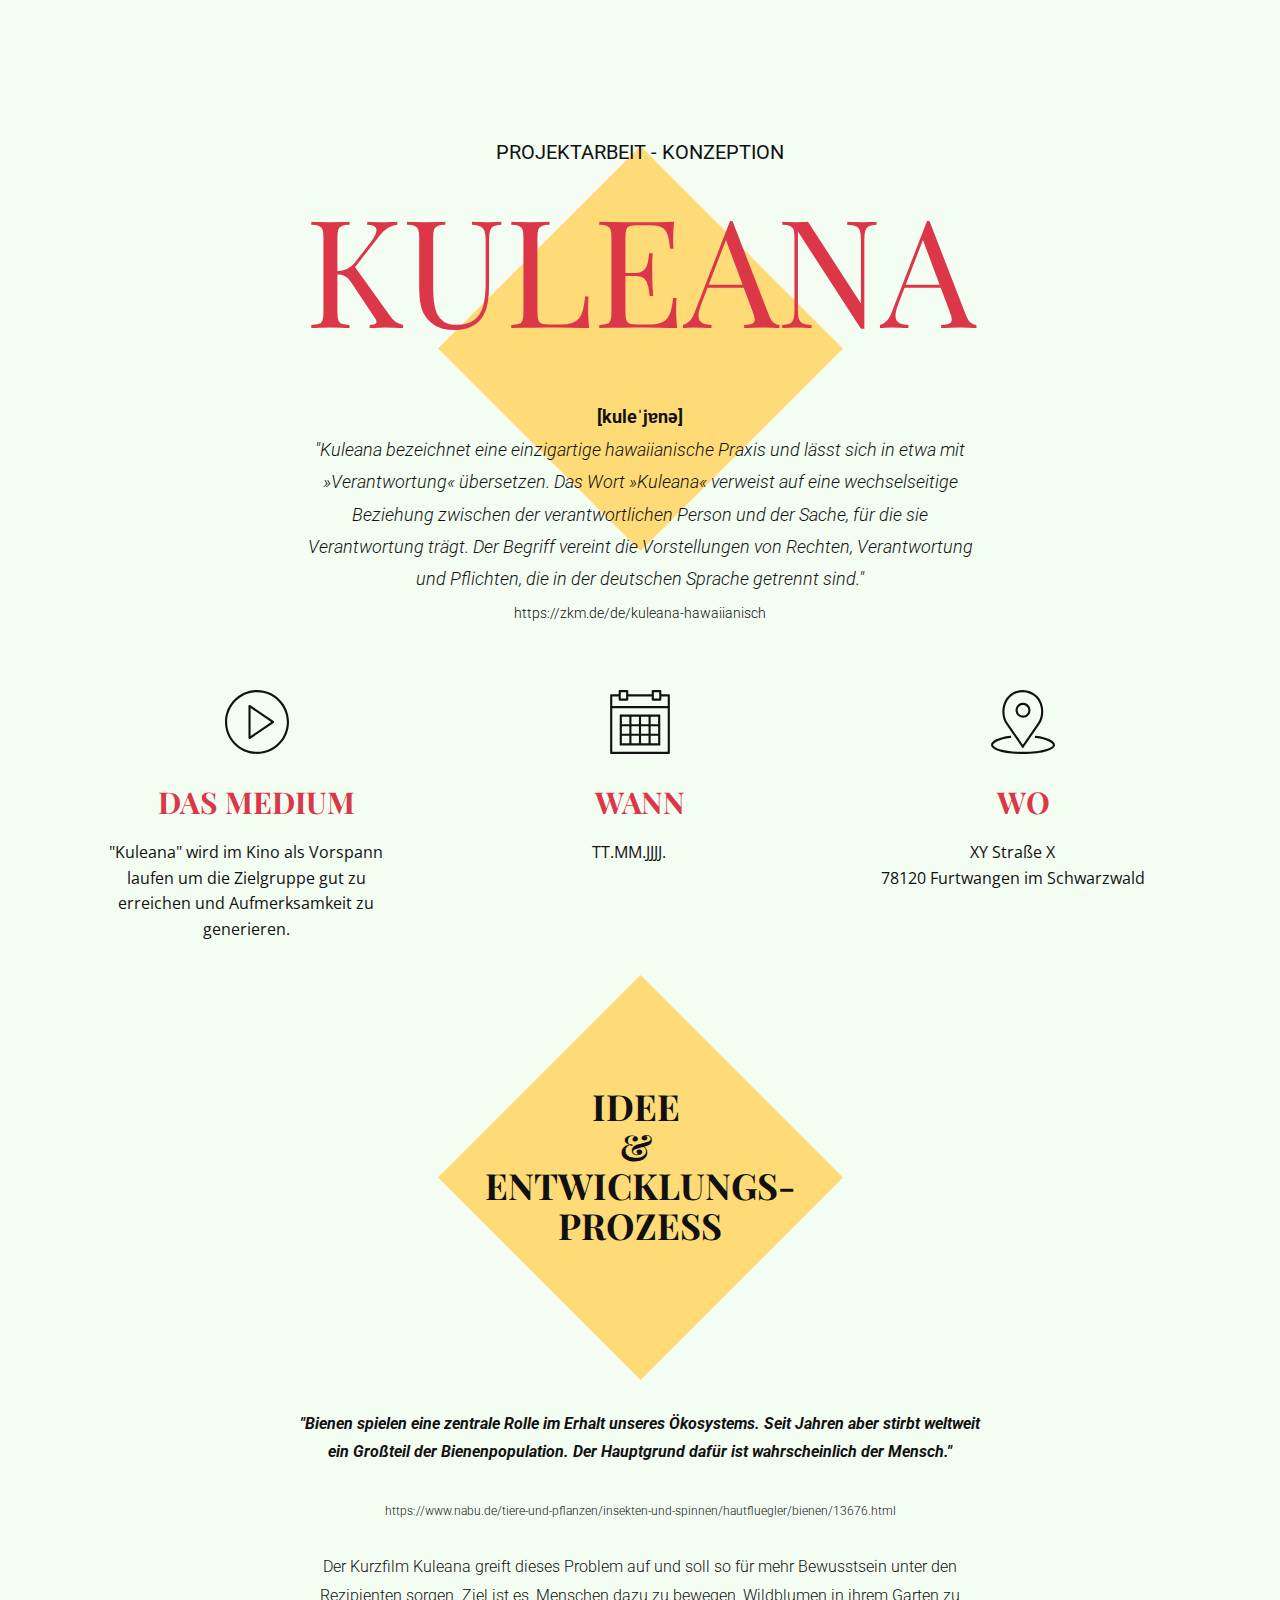
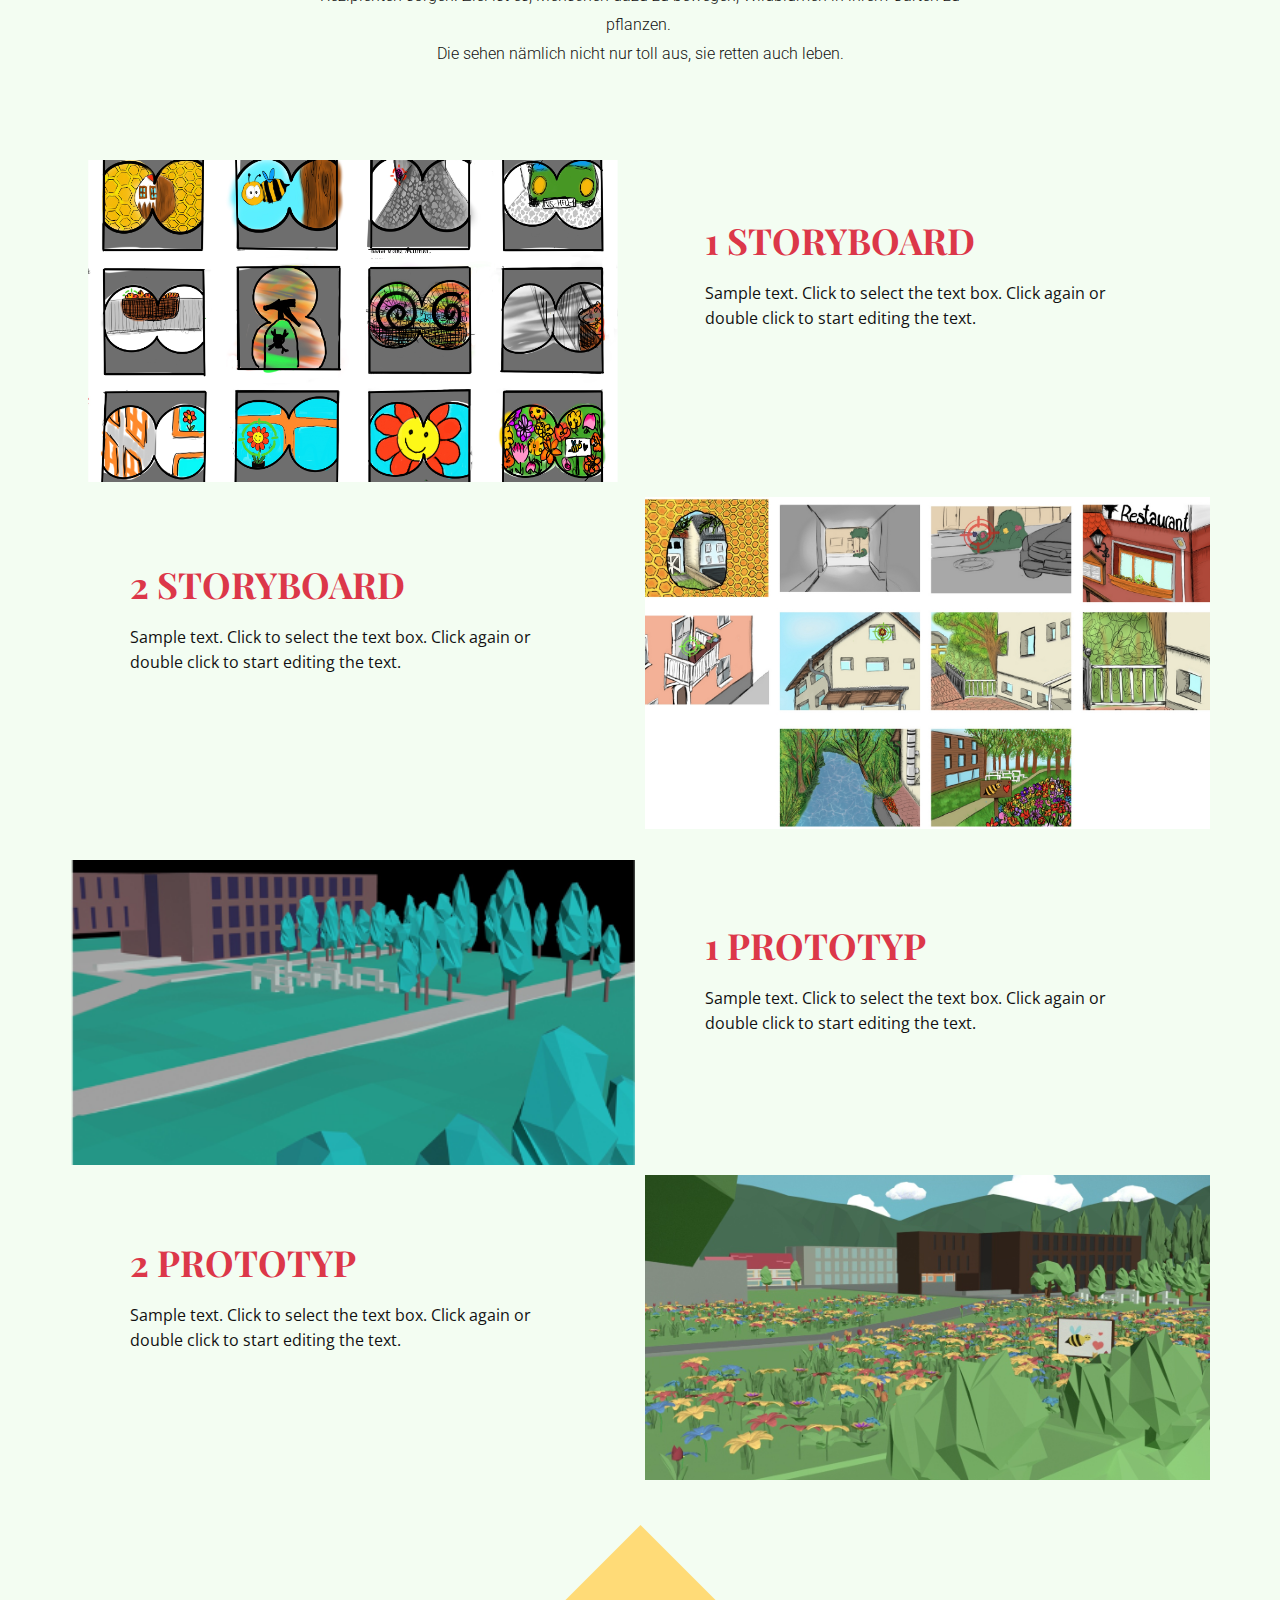
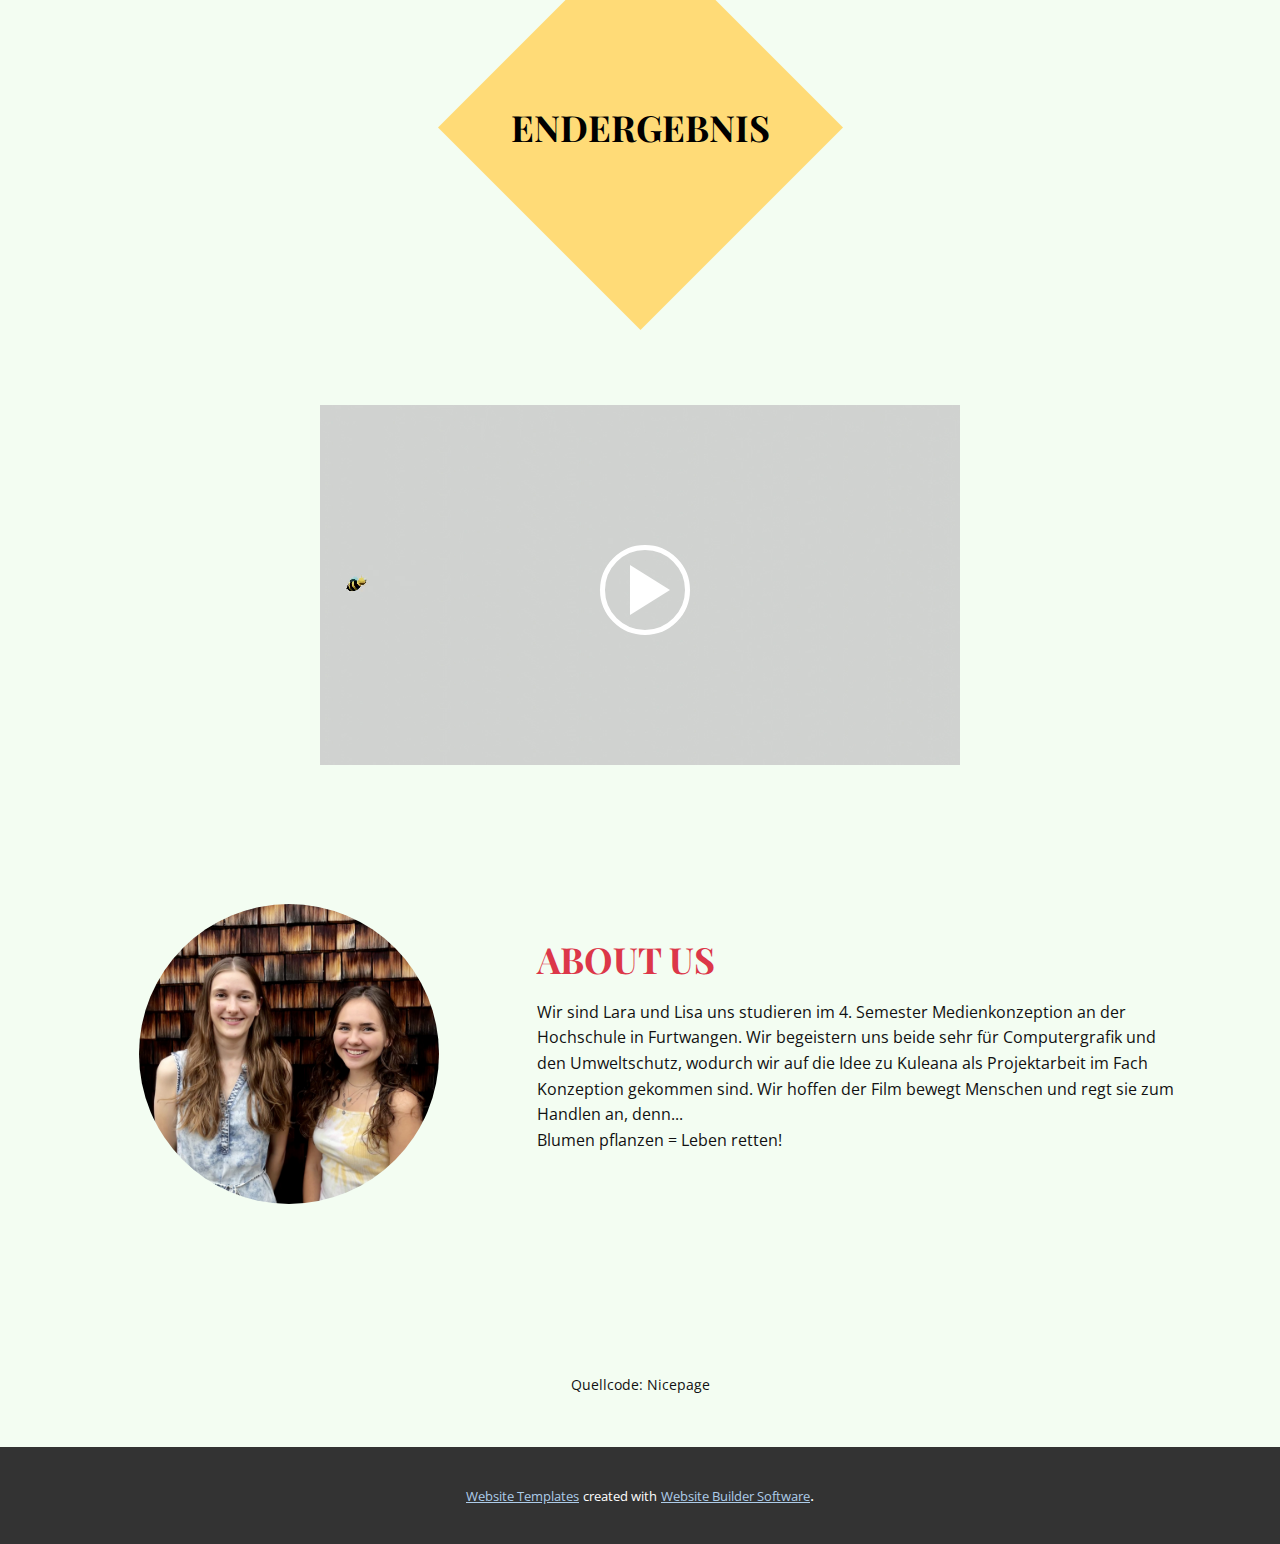
<file: Test/KuleanaTest/index.html>
<!DOCTYPE html>
<html style="font-size: 16px;" lang="de"><head>
    <meta name="viewport" content="width=device-width, initial-scale=1.0">
    <meta charset="utf-8">
    <meta name="keywords" content="KULEA​N​​​A, Idee&nbsp;&amp;amp;&nbsp;Entwicklungs-prozess, 1 STORYBOARD, 2 STORYBOARD, 1 PROTOTYP, 2 PROTOTYP, eNDERGEBNIS, About Us">
    <meta name="description" content="">
    <title>Kuleana</title>
    <link rel="stylesheet" href="nicepage.css" media="screen">
<link rel="stylesheet" href="Kuleana.css" media="screen">
    <script class="u-script" type="text/javascript" src="jquery.js" defer=""></script>
    <script class="u-script" type="text/javascript" src="nicepage.js" defer=""></script>
    <meta name="generator" content="Nicepage 4.14.1, nicepage.com">
    <link id="u-theme-google-font" rel="stylesheet" href="https://fonts.googleapis.com/css?family=Roboto:100,100i,300,300i,400,400i,500,500i,700,700i,900,900i|Open+Sans:300,300i,400,400i,500,500i,600,600i,700,700i,800,800i">
    <link id="u-page-google-font" rel="stylesheet" href="https://fonts.googleapis.com/css?family=Playfair+Display:400,400i,500,500i,600,600i,700,700i,800,800i,900,900i">
    
    
    
    
    
    
    
    
    
    <script type="application/ld+json">{
		"@context": "http://schema.org",
		"@type": "Organization",
		"name": ""
}</script>
    <meta name="theme-color" content="#478ac9">
    <meta property="og:title" content="Kuleana">
    <meta property="og:type" content="website">
  </head>
  <body data-home-page="Kuleana.html" data-home-page-title="Kuleana" class="u-body u-xl-mode" data-lang="de"><header class="u-clearfix u-custom-color-1 u-header u-header" id="sec-c685"><div class="u-align-left u-clearfix u-sheet u-sheet-1"></div></header>
    <section class="u-align-center u-clearfix u-custom-color-1 u-section-1" id="sec-95b6">
      <div class="u-clearfix u-sheet u-sheet-1">
        <div class="u-shape u-shape-svg u-text-custom-color-2 u-shape-1">
          <svg class="u-svg-link" preserveAspectRatio="none" viewBox="0 0 160 160" style=""><use xmlns:xlink="http://www.w3.org/1999/xlink" xlink:href="#svg-d187"></use></svg>
          <svg class="u-svg-content" viewBox="0 0 160 160" x="0px" y="0px" id="svg-d187"><path d="M160,80l-80,80L0,80L80,0L160,80z"></path></svg>
        </div>
        <h5 class="u-text u-text-default u-text-1">Projektarbeit - konzeption</h5>
        <h1 class="u-text u-text-custom-color-4 u-text-default u-text-2">
          <span style="font-weight: 400;">K</span>
          <span style="font-weight: 400;">U</span>
          <span style="font-weight: 400;">L</span>
          <span style="font-weight: 400;">E</span>
          <span style="font-weight: 400;">A</span>
          <span style="font-weight: 400;"></span>
          <span style="font-weight: 400;">N</span>
          <span style="font-weight: 400;"></span>
          <span style="font-weight: 400;"></span>
          <span style="font-weight: 400;">A</span>
        </h1>
        <p class="u-custom-font u-heading-font u-text u-text-3">
          <span style="font-weight: 700;">
            <br>
            <span style="font-weight: 700;">[kuleˈjɐnə]</span>
          </span>
          <br>
          <span style="font-style: italic;">"Kuleana bezeichnet eine einzigartige hawaiianische Praxis und lässt sich in etwa mit »Verantwortung« übersetzen. Das Wort »Kuleana« verweist auf eine wechselseitige Beziehung zwischen der verantwortlichen Person und der Sache, für die sie Verantwortung trägt. Der Begriff vereint die Vorstellungen von Rechten, Verantwortung und Pflichten, die in der deutschen Sprache getrennt sind."</span>
          <br>
          <span style="font-size: 0.875rem;">https://zkm.de/de/kuleana-hawaiianisch</span>
          <br>
        </p>
      </div>
    </section>
    <section class="u-align-center u-clearfix u-custom-color-1 u-section-2" id="sec-a2bc">
      <div class="u-clearfix u-sheet u-sheet-1">
        <div class="u-expanded-width u-list u-list-1">
          <div class="u-repeater u-repeater-1">
            <div class="u-align-center u-container-style u-list-item u-repeater-item">
              <div class="u-container-layout u-similar-container u-valign-top u-container-layout-1"><span class="u-icon u-icon-1"><svg class="u-svg-link" preserveAspectRatio="xMidYMin slice" viewBox="0 0 60 60" style=""><use xmlns:xlink="http://www.w3.org/1999/xlink" xlink:href="#svg-cac5"></use></svg><svg class="u-svg-content" viewBox="0 0 60 60" x="0px" y="0px" id="svg-cac5" style="enable-background:new 0 0 60 60;"><g><path d="M45.563,29.174l-22-15c-0.307-0.208-0.703-0.231-1.031-0.058C22.205,14.289,22,14.629,22,15v30
		c0,0.371,0.205,0.711,0.533,0.884C22.679,45.962,22.84,46,23,46c0.197,0,0.394-0.059,0.563-0.174l22-15
		C45.836,30.64,46,30.331,46,30S45.836,29.36,45.563,29.174z M24,43.107V16.893L43.225,30L24,43.107z"></path><path d="M30,0C13.458,0,0,13.458,0,30s13.458,30,30,30s30-13.458,30-30S46.542,0,30,0z M30,58C14.561,58,2,45.439,2,30
		S14.561,2,30,2s28,12.561,28,28S45.439,58,30,58z"></path>
</g></svg></span>
                <h3 class="u-custom-font u-font-playfair-display u-text u-text-custom-color-4 u-text-1">DAS MEDIUM</h3>
                <p class="u-text u-text-2">"Kuleana" wird im Kino als Vorspann laufen um die Zielgruppe gut zu erreichen und Aufmerksamkeit zu generieren.</p>
              </div>
            </div>
            <div class="u-align-center u-container-style u-list-item u-repeater-item">
              <div class="u-container-layout u-similar-container u-valign-top u-container-layout-2"><span class="u-icon u-icon-2"><svg class="u-svg-link" preserveAspectRatio="xMidYMin slice" viewBox="0 0 60 60" style=""><use xmlns:xlink="http://www.w3.org/1999/xlink" xlink:href="#svg-39cc"></use></svg><svg class="u-svg-content" viewBox="0 0 60 60" x="0px" y="0px" id="svg-39cc" style="enable-background:new 0 0 60 60;"><g><path d="M57,4h-7V1c0-0.553-0.447-1-1-1h-7c-0.553,0-1,0.447-1,1v3H19V1c0-0.553-0.447-1-1-1h-7c-0.553,0-1,0.447-1,1v3H3
		C2.447,4,2,4.447,2,5v11v43c0,0.553,0.447,1,1,1h54c0.553,0,1-0.447,1-1V16V5C58,4.447,57.553,4,57,4z M43,2h5v3v3h-5V5V2z M12,2h5
		v3v3h-5V5V2z M4,6h6v3c0,0.553,0.447,1,1,1h7c0.553,0,1-0.447,1-1V6h22v3c0,0.553,0.447,1,1,1h7c0.553,0,1-0.447,1-1V6h6v9H4V6z
		 M4,58V17h52v41H4z"></path><path d="M38,23h-7h-2h-7h-2h-9v9v2v7v2v9h9h2h7h2h7h2h9v-9v-2v-7v-2v-9h-9H38z M31,25h7v7h-7V25z M38,41h-7v-7h7V41z M22,34h7v7h-7
		V34z M22,25h7v7h-7V25z M13,25h7v7h-7V25z M13,34h7v7h-7V34z M20,50h-7v-7h7V50z M29,50h-7v-7h7V50z M38,50h-7v-7h7V50z M47,50h-7
		v-7h7V50z M47,41h-7v-7h7V41z M47,25v7h-7v-7H47z"></path>
</g></svg></span>
                <h3 class="u-custom-font u-font-playfair-display u-text u-text-custom-color-4 u-text-3">WANN</h3>
                <p class="u-text u-text-4">TT.MM.JJJJ.</p>
              </div>
            </div>
            <div class="u-align-center u-container-style u-list-item u-repeater-item">
              <div class="u-container-layout u-similar-container u-valign-top u-container-layout-3"><span class="u-icon u-icon-3"><svg class="u-svg-link" preserveAspectRatio="xMidYMin slice" viewBox="0 0 60 60" style=""><use xmlns:xlink="http://www.w3.org/1999/xlink" xlink:href="#svg-46b4"></use></svg><svg class="u-svg-content" viewBox="0 0 60 60" x="0px" y="0px" id="svg-46b4" style="enable-background:new 0 0 60 60;"><g><path d="M30,26c3.86,0,7-3.141,7-7s-3.14-7-7-7s-7,3.141-7,7S26.14,26,30,26z M30,14c2.757,0,5,2.243,5,5s-2.243,5-5,5
		s-5-2.243-5-5S27.243,14,30,14z"></path><path d="M29.823,54.757L45.164,32.6c5.754-7.671,4.922-20.28-1.781-26.982C39.761,1.995,34.945,0,29.823,0
		s-9.938,1.995-13.56,5.617c-6.703,6.702-7.535,19.311-1.804,26.952L29.823,54.757z M17.677,7.031C20.922,3.787,25.235,2,29.823,2
		s8.901,1.787,12.146,5.031c6.05,6.049,6.795,17.437,1.573,24.399L29.823,51.243L16.082,31.4
		C10.882,24.468,11.628,13.08,17.677,7.031z"></path><path d="M42.117,43.007c-0.55-0.067-1.046,0.327-1.11,0.876s0.328,1.046,0.876,1.11C52.399,46.231,58,49.567,58,51.5
		c0,2.714-10.652,6.5-28,6.5S2,54.214,2,51.5c0-1.933,5.601-5.269,16.117-6.507c0.548-0.064,0.94-0.562,0.876-1.11
		c-0.065-0.549-0.561-0.945-1.11-0.876C7.354,44.247,0,47.739,0,51.5C0,55.724,10.305,60,30,60s30-4.276,30-8.5
		C60,47.739,52.646,44.247,42.117,43.007z"></path>
</g></svg></span>
                <h3 class="u-custom-font u-font-playfair-display u-text u-text-custom-color-4 u-text-5">WO</h3>
                <p class="u-text u-text-6">XY Straße X<br>78120 Furtwangen im Schwarzwald
                </p>
              </div>
            </div>
          </div>
        </div>
      </div>
    </section>
    <section class="u-clearfix u-custom-color-1 u-section-3" id="carousel_8d12">
      <div class="u-clearfix u-sheet u-sheet-1">
        <div class="u-shape u-shape-svg u-text-custom-color-2 u-shape-1">
          <svg class="u-svg-link" preserveAspectRatio="none" viewBox="0 0 160 160" style=""><use xmlns:xlink="http://www.w3.org/1999/xlink" xlink:href="#svg-8d97"></use></svg>
          <svg class="u-svg-content" viewBox="0 0 160 160" x="0px" y="0px" id="svg-8d97"><path d="M160,80l-80,80L0,80L80,0L160,80z"></path></svg>
        </div>
        <h1 class="u-align-center u-custom-font u-font-playfair-display u-text u-text-1">Idee&nbsp;<br>&amp;&nbsp;<br>Entwicklungs-<br>prozess
        </h1>
        <p class="u-align-center u-custom-font u-heading-font u-text u-text-2">
          <span style="font-weight: 700; font-style: italic;">"Bienen spielen eine zentrale Rolle im Erhalt unseres Ökosystems. Seit Jahren aber stirbt weltweit ein Großteil der Bienenpopulation. Der Hauptgrund dafür ist wahrscheinlich der Mensch."</span>
          <br>
          <br>
          <span style="font-size: 0.75rem;">https://www.nabu.de/tiere-und-pflanzen/insekten-und-spinnen/hautfluegler/bienen/13676.html</span>
          <br>
          <br>Der Kurzfilm Kuleana greift dieses Problem auf und soll so für mehr Bewusstsein unter den Rezipienten sorgen. Ziel ist es, Menschen dazu zu bewegen, Wildblumen in ihrem Garten zu pflanzen.&nbsp;<br>Die sehen nämlich nicht nur toll aus, sie retten auch leben.
        </p>
      </div>
    </section>
    <section class="u-clearfix u-custom-color-1 u-section-4" id="sec-874e">
      <div class="u-clearfix u-sheet u-sheet-1">
        <div class="u-clearfix u-expanded-width u-gutter-10 u-layout-wrap u-layout-wrap-1">
          <div class="u-layout">
            <div class="u-layout-col">
              <div class="u-size-30">
                <div class="u-layout-row">
                  <div class="u-container-style u-layout-cell u-left-cell u-size-30 u-layout-cell-1" src="">
                    <div class="u-container-layout u-valign-middle u-container-layout-1">
                      <img class="u-image u-image-1" src="images/Storyboard.png" data-image-width="981" data-image-height="729">
                    </div>
                  </div>
                  <div class="u-align-left u-container-style u-layout-cell u-right-cell u-size-30 u-layout-cell-2">
                    <div class="u-container-layout u-container-layout-2">
                      <h2 class="u-custom-font u-font-playfair-display u-text u-text-custom-color-4 u-text-1">1 STORYBOARD</h2>
                      <p class="u-text u-text-2">Sample text. Click to select the text box. Click again or double click to start editing the text.</p>
                    </div>
                  </div>
                </div>
              </div>
              <div class="u-size-30">
                <div class="u-layout-row">
                  <div class="u-align-left u-container-style u-layout-cell u-left-cell u-size-30 u-layout-cell-3">
                    <div class="u-container-layout u-container-layout-3">
                      <h2 class="u-custom-font u-font-playfair-display u-text u-text-custom-color-4 u-text-3">2 STORYBOARD</h2>
                      <p class="u-text u-text-4">Sample text. Click to select the text box. Click again or double click to start editing the text.</p>
                    </div>
                  </div>
                  <div class="u-container-style u-image u-layout-cell u-right-cell u-size-30 u-image-2" src="" data-image-width="2178" data-image-height="1189">
                    <div class="u-container-layout u-valign-middle u-container-layout-4"></div>
                  </div>
                </div>
              </div>
            </div>
          </div>
        </div>
      </div>
    </section>
    <section class="u-clearfix u-custom-color-1 u-section-5" id="carousel_473c">
      <div class="u-clearfix u-sheet u-sheet-1">
        <div class="u-clearfix u-expanded-width u-gutter-10 u-layout-wrap u-layout-wrap-1">
          <div class="u-layout">
            <div class="u-layout-col">
              <div class="u-size-30">
                <div class="u-layout-row">
                  <div class="u-container-style u-image u-layout-cell u-left-cell u-size-30 u-image-1" src="" data-image-width="402" data-image-height="227">
                    <div class="u-container-layout u-valign-middle u-container-layout-1"></div>
                  </div>
                  <div class="u-align-left u-container-style u-layout-cell u-right-cell u-size-30 u-layout-cell-2">
                    <div class="u-container-layout u-container-layout-2">
                      <h2 class="u-custom-font u-font-playfair-display u-text u-text-custom-color-4 u-text-1">1 PROTOTYP</h2>
                      <p class="u-text u-text-2">Sample text. Click to select the text box. Click again or double click to start editing the text.</p>
                    </div>
                  </div>
                </div>
              </div>
              <div class="u-size-30">
                <div class="u-layout-row">
                  <div class="u-align-left u-container-style u-layout-cell u-left-cell u-size-30 u-layout-cell-3">
                    <div class="u-container-layout u-container-layout-3">
                      <h2 class="u-custom-font u-font-playfair-display u-text u-text-custom-color-4 u-text-3">2 PROTOTYP</h2>
                      <p class="u-text u-text-4">Sample text. Click to select the text box. Click again or double click to start editing the text.</p>
                    </div>
                  </div>
                  <div class="u-container-style u-image u-layout-cell u-right-cell u-size-30 u-image-2" src="" data-image-width="1280" data-image-height="720">
                    <div class="u-container-layout u-valign-middle u-container-layout-4"></div>
                  </div>
                </div>
              </div>
            </div>
          </div>
        </div>
      </div>
    </section>
    <section class="u-clearfix u-custom-color-1 u-section-6" id="carousel_16dc">
      <div class="u-clearfix u-sheet u-valign-middle-xs u-sheet-1">
        <div class="u-shape u-shape-svg u-text-custom-color-2 u-shape-1">
          <svg class="u-svg-link" preserveAspectRatio="none" viewBox="0 0 160 160" style=""><use xmlns:xlink="http://www.w3.org/1999/xlink" xlink:href="#svg-8d97"></use></svg>
          <svg class="u-svg-content" viewBox="0 0 160 160" x="0px" y="0px" id="svg-8d97"><path d="M160,80l-80,80L0,80L80,0L160,80z"></path></svg>
        </div>
        <h1 class="u-align-center u-custom-font u-font-playfair-display u-text u-text-black u-text-1">eNDERGEBNIS</h1>
      </div>
    </section>
    <section class="u-align-center u-clearfix u-custom-color-1 u-section-7" id="sec-ee05">
      <div class="u-clearfix u-sheet u-sheet-1">
        <div class="u-align-left u-expanded-width-sm u-expanded-width-xs u-uploaded-video u-video u-video-1">
          <div class="embed-responsive">
            <video class="embed-responsive-item">
              <source src="files/0001-0120.mp4" type="video/mp4">
              <p>Your browser does not support HTML5 video.</p>
            </video>
            <button class="u-video-poster"></button>
          </div>
        </div>
      </div>
    </section>
    <section class="u-clearfix u-custom-color-1 u-section-8" id="sec-b7ff">
      <div class="u-clearfix u-sheet u-sheet-1">
        <div class="u-clearfix u-expanded-width u-gutter-0 u-layout-wrap u-layout-wrap-1">
          <div class="u-layout">
            <div class="u-layout-row">
              <div class="u-align-center u-container-style u-layout-cell u-left-cell u-size-23 u-layout-cell-1">
                <div class="u-container-layout u-valign-middle u-container-layout-1">
                  <div alt="" class="u-image u-image-circle u-image-1" src="" data-image-width="1440" data-image-height="1920"></div>
                </div>
              </div>
              <div class="u-align-center-sm u-align-center-xs u-container-style u-layout-cell u-right-cell u-size-37 u-layout-cell-2">
                <div class="u-container-layout u-valign-top-xs u-container-layout-2">
                  <h2 class="u-align-center-lg u-align-center-md u-align-center-xl u-custom-font u-font-playfair-display u-text u-text-custom-color-4 u-text-default u-text-1">About Us</h2>
                  <p class="u-align-left-lg u-align-left-md u-align-left-xl u-text u-text-2">Wir sind Lara und Lisa uns studieren im 4. Semester Medienkonzeption an der Hochschule in Furtwangen. Wir begeistern uns beide sehr für Computergrafik und den Umweltschutz, wodurch wir auf die Idee zu Kuleana als Projektarbeit im Fach Konzeption gekommen sind. Wir hoffen der Film bewegt Menschen und regt sie zum Handlen an, denn...<br>Blumen pflanzen = Leben retten!
                  </p>
                </div>
              </div>
            </div>
          </div>
        </div>
      </div>
    </section>
    
    
    <footer class="u-align-center u-clearfix u-custom-color-1 u-footer u-footer" id="sec-68ad"><div class="u-clearfix u-sheet u-valign-middle u-sheet-1">
        <p class="u-small-text u-text u-text-variant u-text-1">Quellcode: Nicepage</p>
      </div></footer>
    <section class="u-backlink u-clearfix u-grey-80">
      <a class="u-link" href="https://nicepage.com/website-templates" target="_blank">
        <span>Website Templates</span>
      </a>
      <p class="u-text">
        <span>created with</span>
      </p>
      <a class="u-link" href="" target="_blank">
        <span>Website Builder Software</span>
      </a>. 
    </section><span style="height: 64px; width: 64px; margin-left: 0px; margin-right: auto; margin-top: 0px; right: 20px; bottom: 20px; padding: 10px; background-image: none;" class="u-back-to-top u-border-2 u-border-custom-color-2 u-custom-color-2 u-icon u-icon-circle u-opacity u-opacity-85 u-text-custom-color-4" data-href="#">
        <svg class="u-svg-link" preserveAspectRatio="xMidYMin slice" viewBox="0 0 551.13 551.13"><use xmlns:xlink="http://www.w3.org/1999/xlink" xlink:href="#svg-1d98"></use></svg>
        <svg class="u-svg-content" enable-background="new 0 0 551.13 551.13" viewBox="0 0 551.13 551.13" xmlns="http://www.w3.org/2000/svg" id="svg-1d98"><path d="m275.565 189.451 223.897 223.897h51.668l-275.565-275.565-275.565 275.565h51.668z"></path></svg>
    </span>
  
</body></html>
</file>
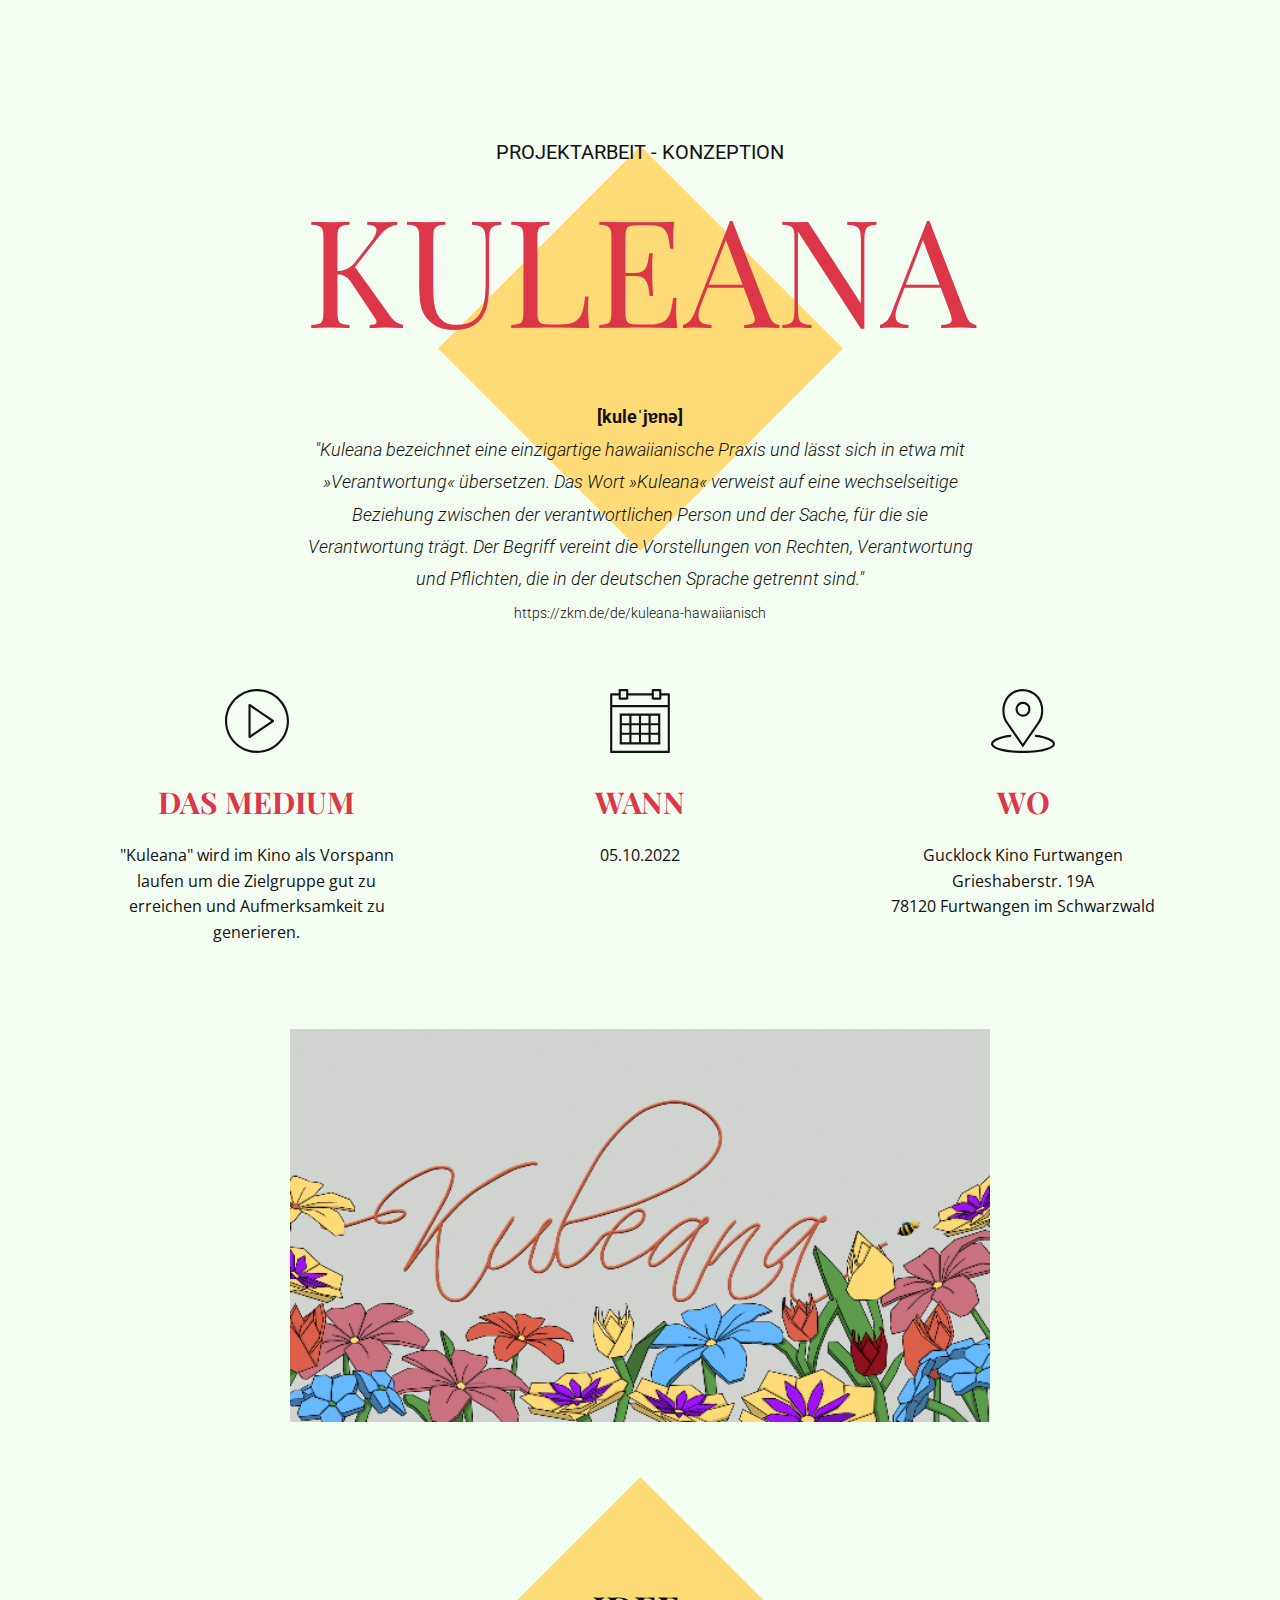
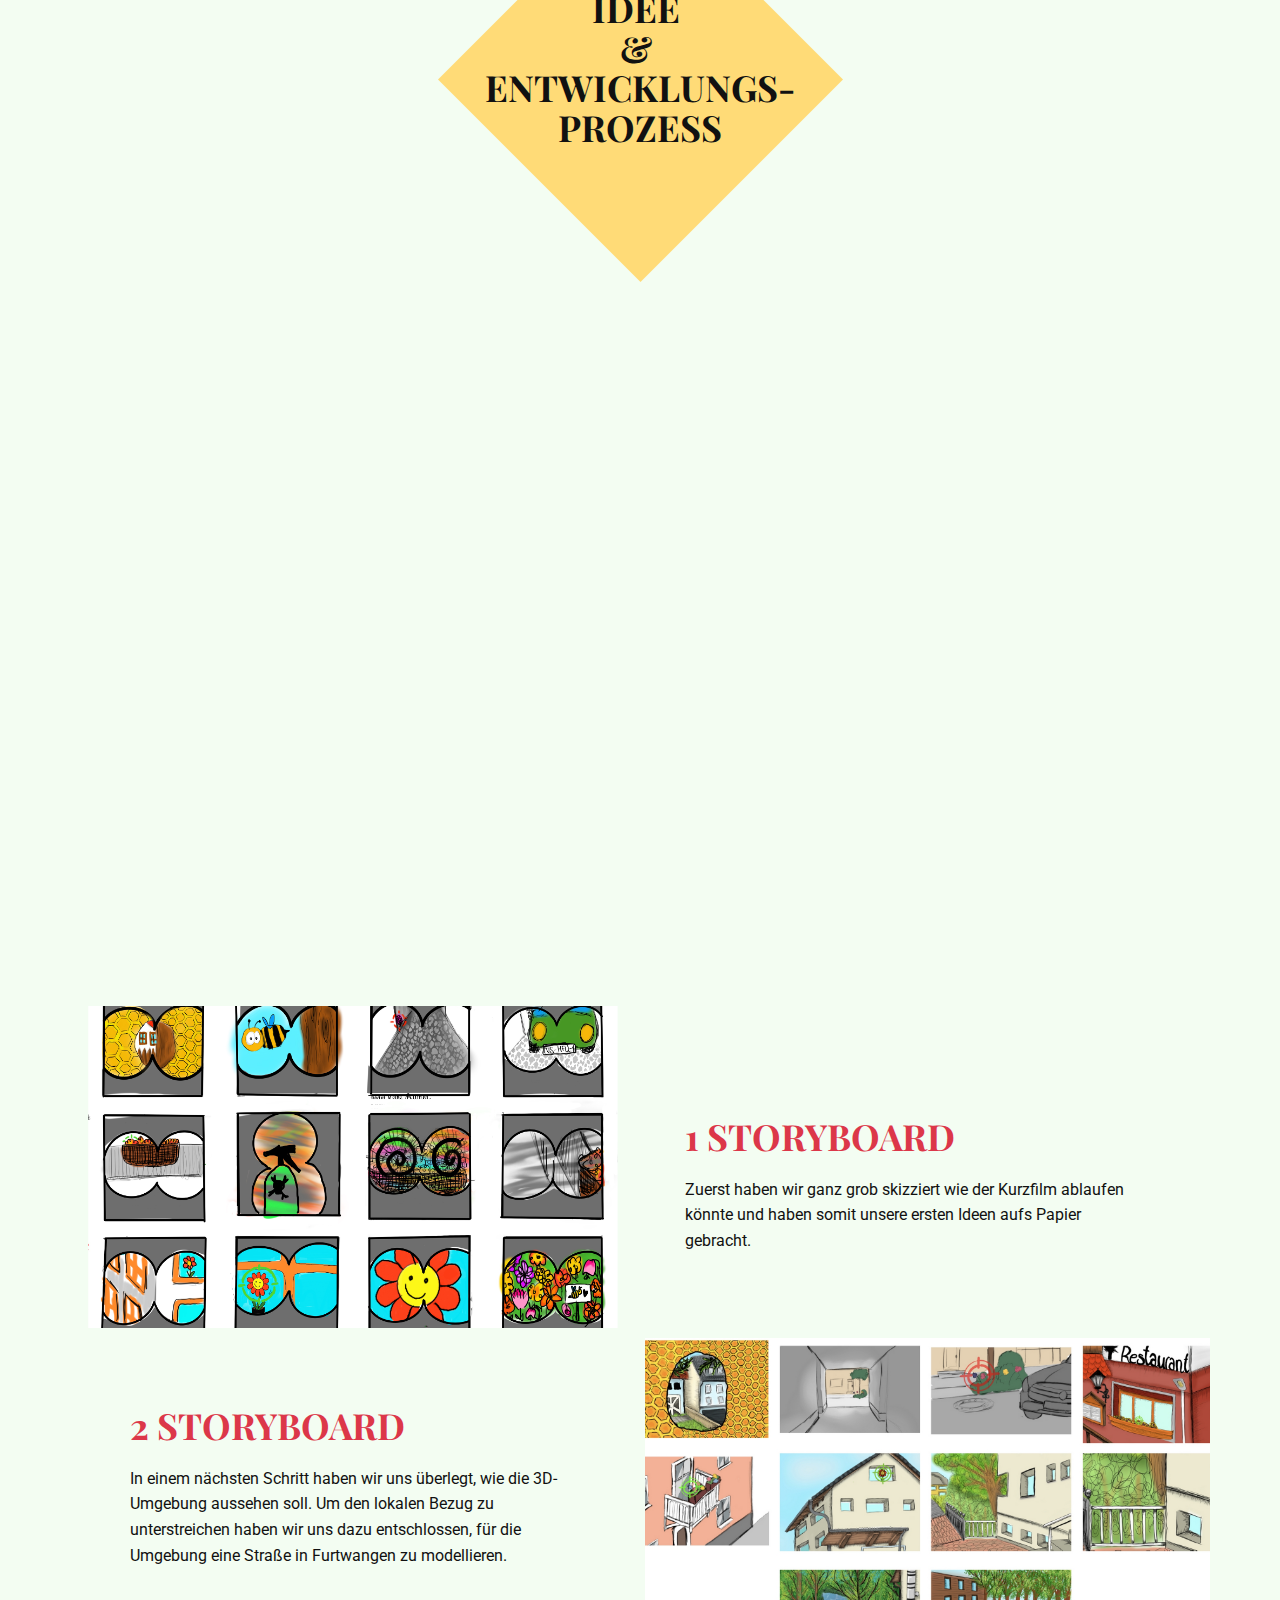
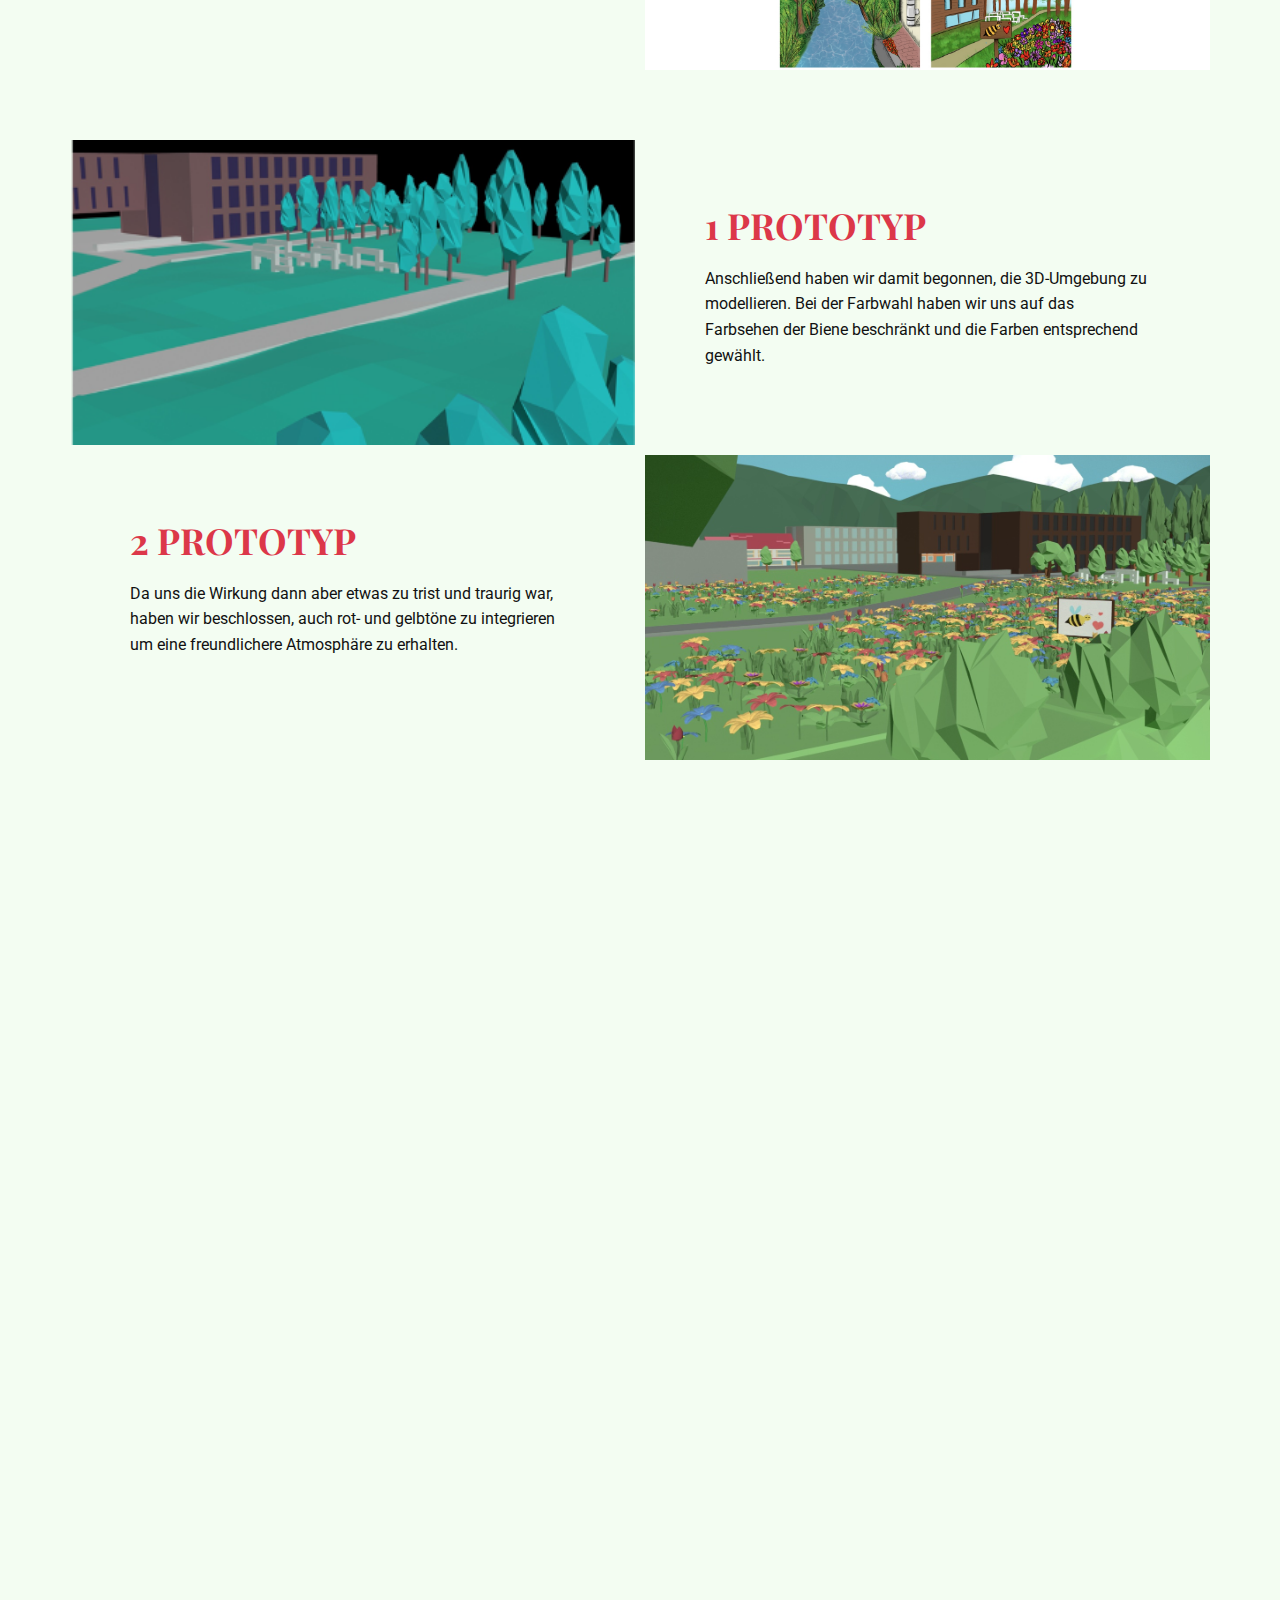
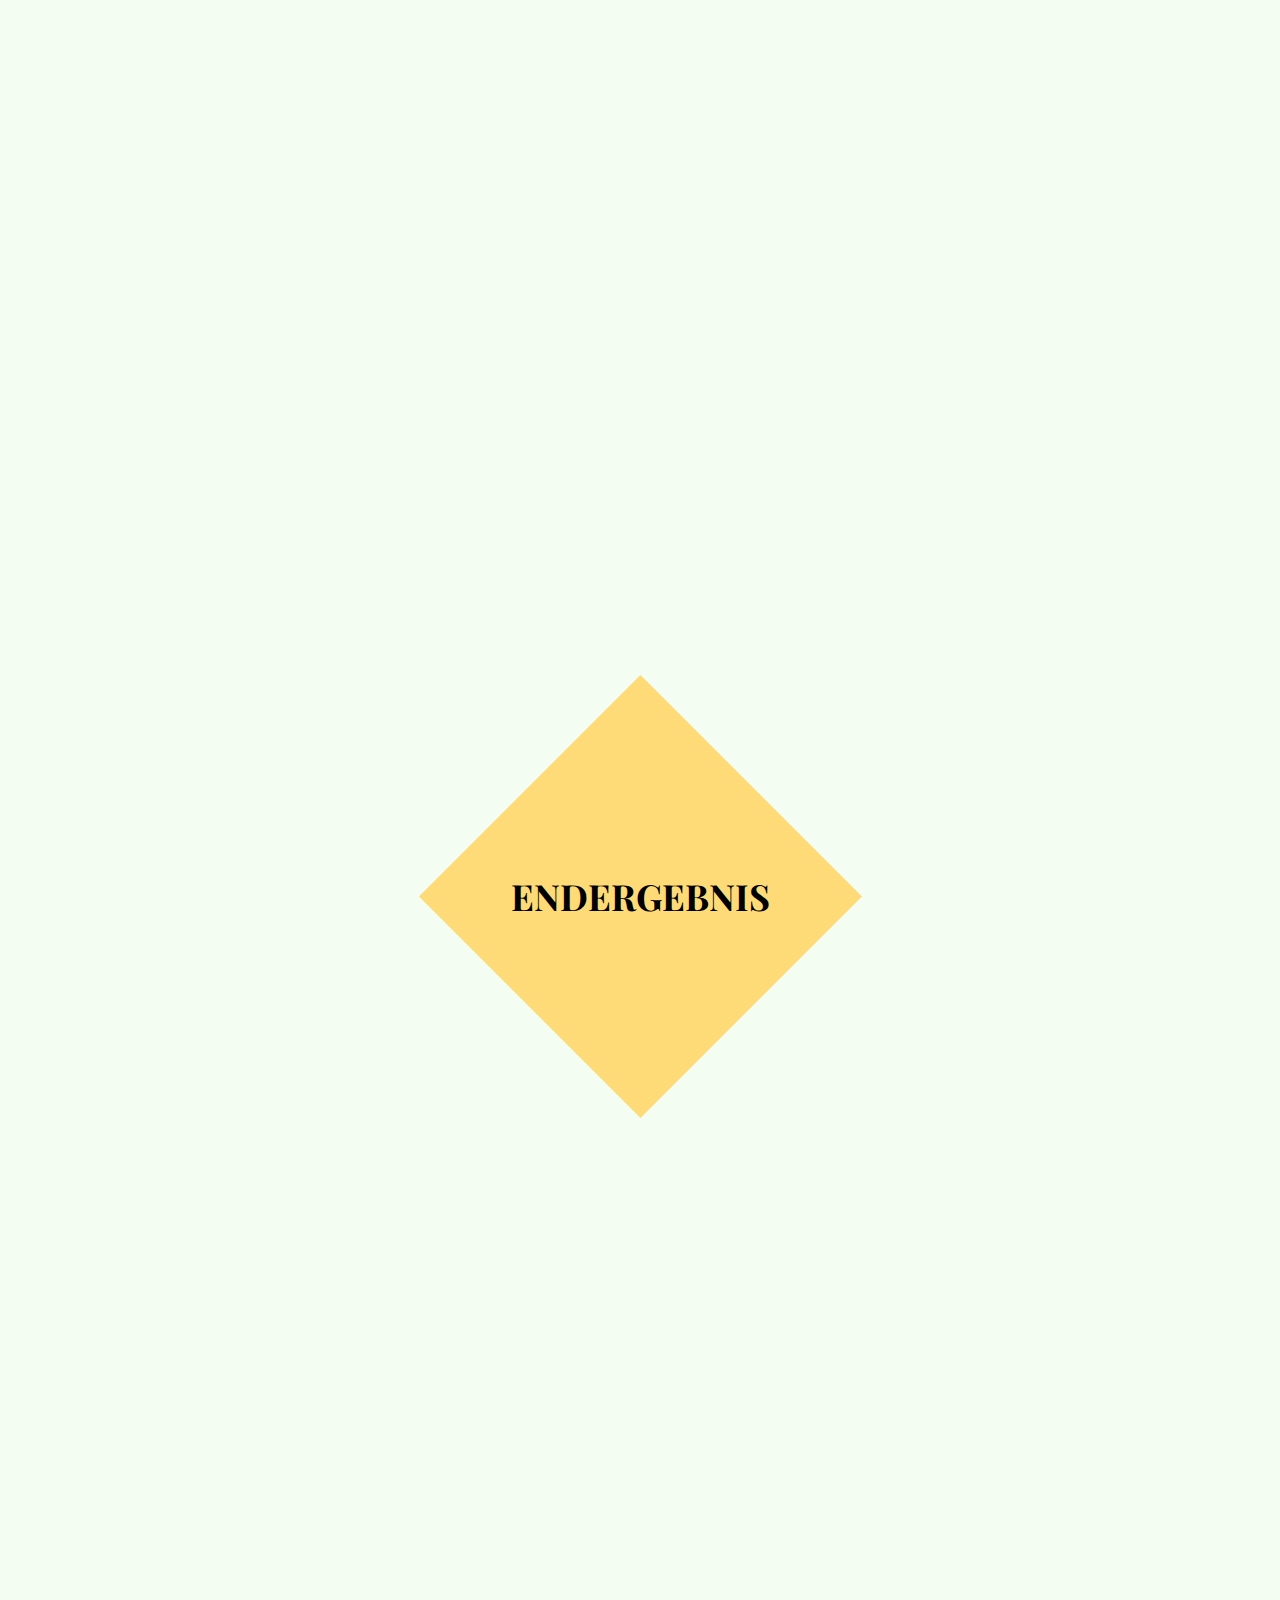
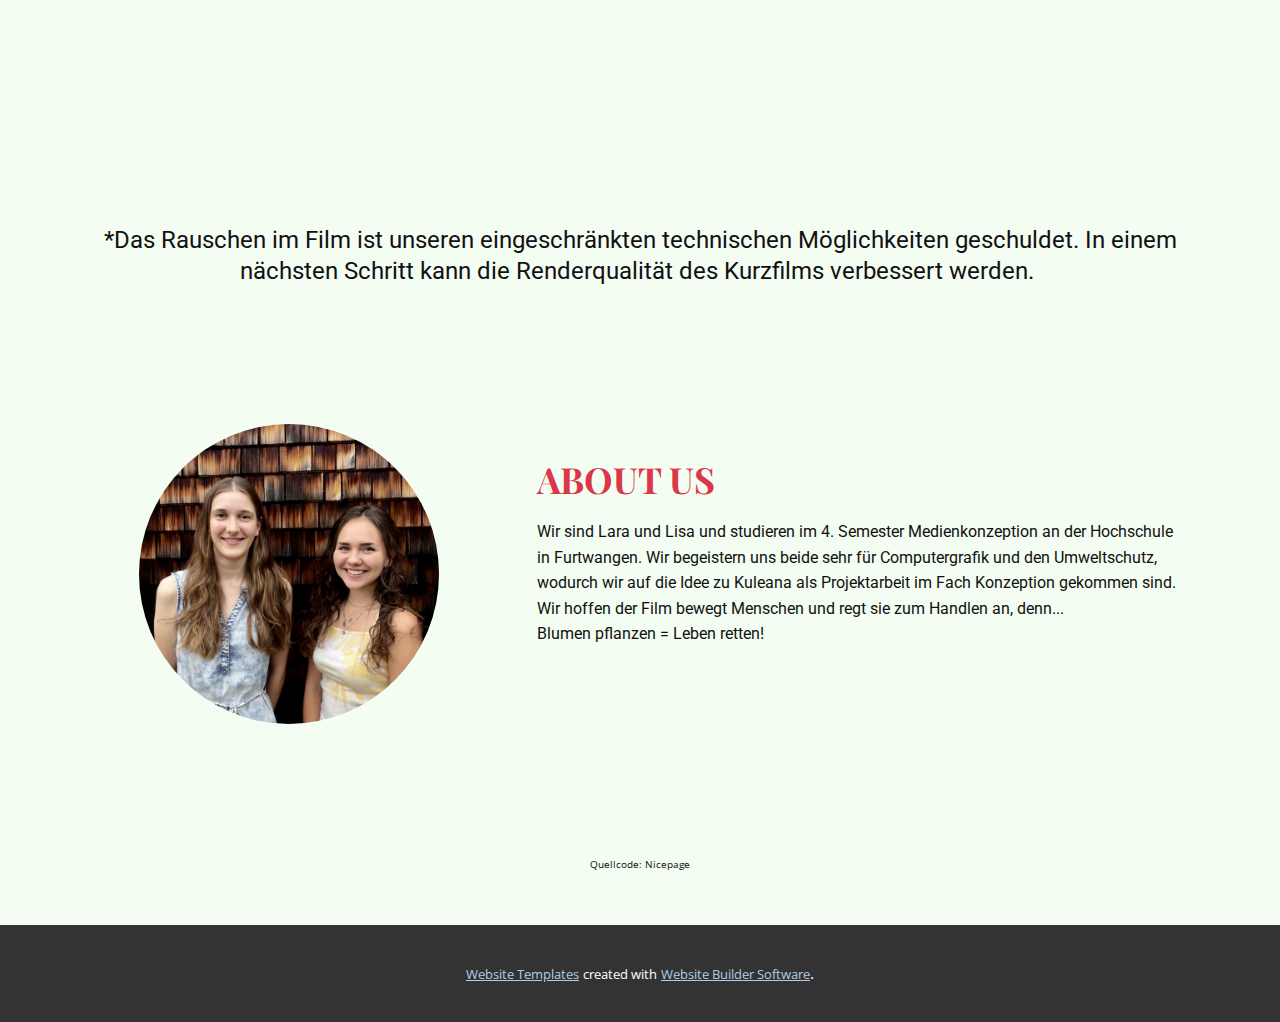
<file: KuleanaFinal/KuleanaLaraLisa.html>
<!DOCTYPE html>
<html style="font-size: 16px;" lang="de"><head>
    <meta name="viewport" content="width=device-width, initial-scale=1.0">
    <meta charset="utf-8">
    <meta name="keywords" content="KULEA​N​​​A, Idee&nbsp;&amp;amp;&nbsp;Entwicklungs-prozess, 1 STORYBOARD, 2 STORYBOARD, 1 PROTOTYP, 2 PROTOTYP, eNDERGEBNIS, About Us">
    <meta name="description" content="">
    <title>KuleanaLaraLisa</title>
    <link rel="stylesheet" href="nicepage.css" media="screen">
<link rel="stylesheet" href="KuleanaLaraLisa.css" media="screen">
    <script class="u-script" type="text/javascript" src="jquery.js" defer=""></script>
    <script class="u-script" type="text/javascript" src="nicepage.js" defer=""></script>
    <meta name="generator" content="Nicepage 4.14.1, nicepage.com">
    <link id="u-theme-google-font" rel="stylesheet" href="https://fonts.googleapis.com/css?family=Roboto:100,100i,300,300i,400,400i,500,500i,700,700i,900,900i|Open+Sans:300,300i,400,400i,500,500i,600,600i,700,700i,800,800i">
    <link id="u-page-google-font" rel="stylesheet" href="https://fonts.googleapis.com/css?family=Playfair+Display:400,400i,500,500i,600,600i,700,700i,800,800i,900,900i">
    
    
    
    
    
    
    
    
    
    
    
    
    <script type="application/ld+json">{
		"@context": "http://schema.org",
		"@type": "Organization",
		"name": ""
}</script>
    <meta name="theme-color" content="#478ac9">
    <meta property="og:title" content="KuleanaLaraLisa">
    <meta property="og:type" content="website">
  </head>
  <body class="u-body u-xl-mode" data-lang="de"><header class="u-clearfix u-custom-color-1 u-header u-header" id="sec-c685"><div class="u-align-left u-clearfix u-sheet u-sheet-1"></div></header>
    <section class="u-align-center u-clearfix u-custom-color-1 u-section-1" id="sec-95b6">
      <div class="u-clearfix u-sheet u-sheet-1">
        <div class="u-shape u-shape-svg u-text-custom-color-2 u-shape-1">
          <svg class="u-svg-link" preserveAspectRatio="none" viewBox="0 0 160 160" style=""><use xmlns:xlink="http://www.w3.org/1999/xlink" xlink:href="#svg-d187"></use></svg>
          <svg class="u-svg-content" viewBox="0 0 160 160" x="0px" y="0px" id="svg-d187"><path d="M160,80l-80,80L0,80L80,0L160,80z"></path></svg>
        </div>
        <h5 class="u-text u-text-default u-text-1">Projektarbeit - konzeption</h5>
        <h1 class="u-text u-text-custom-color-4 u-text-default u-text-2">
          <span style="font-weight: 400;">K</span>
          <span style="font-weight: 400;">U</span>
          <span style="font-weight: 400;">L</span>
          <span style="font-weight: 400;">E</span>
          <span style="font-weight: 400;">A</span>
          <span style="font-weight: 400;"></span>
          <span style="font-weight: 400;">N</span>
          <span style="font-weight: 400;"></span>
          <span style="font-weight: 400;"></span>
          <span style="font-weight: 400;">A</span>
        </h1>
        <p class="u-custom-font u-heading-font u-text u-text-3">
          <span style="font-weight: 700;">
            <br>
            <span style="font-weight: 700;">[kuleˈjɐnə]</span>
          </span>
          <br>
          <span style="font-style: italic;">"Kuleana bezeichnet eine einzigartige hawaiianische Praxis und lässt sich in etwa mit »Verantwortung« übersetzen. Das Wort »Kuleana« verweist auf eine wechselseitige Beziehung zwischen der verantwortlichen Person und der Sache, für die sie Verantwortung trägt. Der Begriff vereint die Vorstellungen von Rechten, Verantwortung und Pflichten, die in der deutschen Sprache getrennt sind."</span>
          <br>
          <span style="font-size: 0.875rem;">https://zkm.de/de/kuleana-hawaiianisch</span>
          <br>
        </p>
      </div>
    </section>
    <section class="u-align-center u-clearfix u-custom-color-1 u-section-2" id="sec-a2bc">
      <div class="u-clearfix u-sheet u-sheet-1">
        <div class="u-expanded-width u-list u-list-1">
          <div class="u-repeater u-repeater-1">
            <div class="u-align-center u-container-style u-list-item u-repeater-item">
              <div class="u-container-layout u-similar-container u-container-layout-1"><span class="u-icon u-icon-1"><svg class="u-svg-link" preserveAspectRatio="xMidYMin slice" viewBox="0 0 60 60" style=""><use xmlns:xlink="http://www.w3.org/1999/xlink" xlink:href="#svg-cac5"></use></svg><svg class="u-svg-content" viewBox="0 0 60 60" x="0px" y="0px" id="svg-cac5" style="enable-background:new 0 0 60 60;"><g><path d="M45.563,29.174l-22-15c-0.307-0.208-0.703-0.231-1.031-0.058C22.205,14.289,22,14.629,22,15v30
		c0,0.371,0.205,0.711,0.533,0.884C22.679,45.962,22.84,46,23,46c0.197,0,0.394-0.059,0.563-0.174l22-15
		C45.836,30.64,46,30.331,46,30S45.836,29.36,45.563,29.174z M24,43.107V16.893L43.225,30L24,43.107z"></path><path d="M30,0C13.458,0,0,13.458,0,30s13.458,30,30,30s30-13.458,30-30S46.542,0,30,0z M30,58C14.561,58,2,45.439,2,30
		S14.561,2,30,2s28,12.561,28,28S45.439,58,30,58z"></path>
</g></svg></span>
                <h3 class="u-custom-font u-font-playfair-display u-text u-text-custom-color-4 u-text-1">DAS MEDIUM</h3>
                <p class="u-text u-text-2">"Kuleana" wird im Kino als Vorspann laufen um die Zielgruppe gut zu erreichen und Aufmerksamkeit zu generieren.</p>
              </div>
            </div>
            <div class="u-align-center u-container-style u-list-item u-repeater-item">
              <div class="u-container-layout u-similar-container u-container-layout-2"><span class="u-icon u-icon-2"><svg class="u-svg-link" preserveAspectRatio="xMidYMin slice" viewBox="0 0 60 60" style=""><use xmlns:xlink="http://www.w3.org/1999/xlink" xlink:href="#svg-39cc"></use></svg><svg class="u-svg-content" viewBox="0 0 60 60" x="0px" y="0px" id="svg-39cc" style="enable-background:new 0 0 60 60;"><g><path d="M57,4h-7V1c0-0.553-0.447-1-1-1h-7c-0.553,0-1,0.447-1,1v3H19V1c0-0.553-0.447-1-1-1h-7c-0.553,0-1,0.447-1,1v3H3
		C2.447,4,2,4.447,2,5v11v43c0,0.553,0.447,1,1,1h54c0.553,0,1-0.447,1-1V16V5C58,4.447,57.553,4,57,4z M43,2h5v3v3h-5V5V2z M12,2h5
		v3v3h-5V5V2z M4,6h6v3c0,0.553,0.447,1,1,1h7c0.553,0,1-0.447,1-1V6h22v3c0,0.553,0.447,1,1,1h7c0.553,0,1-0.447,1-1V6h6v9H4V6z
		 M4,58V17h52v41H4z"></path><path d="M38,23h-7h-2h-7h-2h-9v9v2v7v2v9h9h2h7h2h7h2h9v-9v-2v-7v-2v-9h-9H38z M31,25h7v7h-7V25z M38,41h-7v-7h7V41z M22,34h7v7h-7
		V34z M22,25h7v7h-7V25z M13,25h7v7h-7V25z M13,34h7v7h-7V34z M20,50h-7v-7h7V50z M29,50h-7v-7h7V50z M38,50h-7v-7h7V50z M47,50h-7
		v-7h7V50z M47,41h-7v-7h7V41z M47,25v7h-7v-7H47z"></path>
</g></svg></span>
                <h3 class="u-custom-font u-font-playfair-display u-text u-text-custom-color-4 u-text-3">WANN</h3>
                <p class="u-text u-text-4">05.10.2022</p>
              </div>
            </div>
            <div class="u-align-center u-container-style u-list-item u-repeater-item">
              <div class="u-container-layout u-similar-container u-container-layout-3"><span class="u-icon u-icon-3"><svg class="u-svg-link" preserveAspectRatio="xMidYMin slice" viewBox="0 0 60 60" style=""><use xmlns:xlink="http://www.w3.org/1999/xlink" xlink:href="#svg-46b4"></use></svg><svg class="u-svg-content" viewBox="0 0 60 60" x="0px" y="0px" id="svg-46b4" style="enable-background:new 0 0 60 60;"><g><path d="M30,26c3.86,0,7-3.141,7-7s-3.14-7-7-7s-7,3.141-7,7S26.14,26,30,26z M30,14c2.757,0,5,2.243,5,5s-2.243,5-5,5
		s-5-2.243-5-5S27.243,14,30,14z"></path><path d="M29.823,54.757L45.164,32.6c5.754-7.671,4.922-20.28-1.781-26.982C39.761,1.995,34.945,0,29.823,0
		s-9.938,1.995-13.56,5.617c-6.703,6.702-7.535,19.311-1.804,26.952L29.823,54.757z M17.677,7.031C20.922,3.787,25.235,2,29.823,2
		s8.901,1.787,12.146,5.031c6.05,6.049,6.795,17.437,1.573,24.399L29.823,51.243L16.082,31.4
		C10.882,24.468,11.628,13.08,17.677,7.031z"></path><path d="M42.117,43.007c-0.55-0.067-1.046,0.327-1.11,0.876s0.328,1.046,0.876,1.11C52.399,46.231,58,49.567,58,51.5
		c0,2.714-10.652,6.5-28,6.5S2,54.214,2,51.5c0-1.933,5.601-5.269,16.117-6.507c0.548-0.064,0.94-0.562,0.876-1.11
		c-0.065-0.549-0.561-0.945-1.11-0.876C7.354,44.247,0,47.739,0,51.5C0,55.724,10.305,60,30,60s30-4.276,30-8.5
		C60,47.739,52.646,44.247,42.117,43.007z"></path>
</g></svg></span>
                <h3 class="u-custom-font u-font-playfair-display u-text u-text-custom-color-4 u-text-5">WO</h3>
                <p class="u-text u-text-6">Gucklock Kino Furtwangen<br>Grieshaberstr. 19A<br>78120 Furtwangen im Schwarzwald
                </p>
              </div>
            </div>
          </div>
        </div>
      </div>
    </section>
    <section class="u-clearfix u-custom-color-1 u-section-3" id="sec-6fdd">
      <div class="u-clearfix u-sheet u-valign-middle u-sheet-1">
        <img class="u-image u-image-1" src="images/KuleanaTitelBild.png" data-image-width="582" data-image-height="327">
      </div>
    </section>
    <section class="u-clearfix u-custom-color-1 u-section-4" id="carousel_8d12">
      
      <div class="u-custom-color-4 u-expanded-width u-shape u-shape-rectangle u-shape-1" data-animation-name="customAnimationIn" data-animation-duration="1500" data-animation-delay="500"></div>
      <div class="u-shape u-shape-svg u-text-custom-color-2 u-shape-2">
        <svg class="u-svg-link" preserveAspectRatio="none" viewBox="0 0 160 160" style=""><use xmlns:xlink="http://www.w3.org/1999/xlink" xlink:href="#svg-8d97"></use></svg>
        <svg class="u-svg-content" viewBox="0 0 160 160" x="0px" y="0px" id="svg-8d97"><path d="M160,80l-80,80L0,80L80,0L160,80z"></path></svg>
      </div>
      <h1 class="u-align-center u-custom-font u-font-playfair-display u-text u-text-1">Idee&nbsp;<br>&amp;&nbsp;<br>Entwicklungs-<br>prozess
      </h1>
      <div class="u-custom-color-2 u-shape u-shape-rectangle u-shape-3" data-animation-name="customAnimationIn" data-animation-duration="1500" data-animation-delay="500"></div>
      <div class="u-container-style u-group u-shape-rectangle u-white u-group-1" data-animation-name="customAnimationIn" data-animation-duration="1250" data-animation-delay="500">
        <div class="u-container-layout u-container-layout-1">
          <h3 class="u-align-center u-text u-text-2"> "Bienen spielen eine zentrale Rolle im Erhalt unseres Ökosystems. Seit Jahren aber stirbt weltweit ein Großteil der Bienenpopulation. Der Hauptgrund dafür ist wahrscheinlich der Mensch."</h3>
          <p class="u-align-center u-hover-feature u-text u-text-3">
            <a class="u-active-none u-border-none u-btn u-button-link u-button-style u-hover-none u-none u-text-palette-1-base u-btn-1" href="https://www.nabu.de/tiere-und-pflanzen/insekten-und-spinnen/hautfluegler/bienen/13676.html"> https://www.nabu.de/tiere-und-pflanzen/insekten-und-spinnen/hautfluegler/bienen/13676.html</a>
          </p>
          <p class="u-align-center u-custom-font u-heading-font u-text u-text-4"> Der Kurzfilm Kuleana greift dieses Problem auf und soll so für mehr Bewusstsein unter den Rezipienten sorgen. Ziel ist es, Menschen dazu zu bewegen, Wildblumen in ihrem Garten zu pflanzen.&nbsp;<br>Die sehen nämlich nicht nur toll aus, sie retten auch leben.
          </p>
          <a href="​https://www.nabu.de/tiere-und-pflanzen/insekten-und-spinnen/hautfluegler/bienen/13676.html" class="u-active-custom-color-3 u-border-none u-btn u-btn-round u-button-style u-hover-custom-color-5 u-palette-2-base u-radius-11 u-btn-2" target="_blank">Mehr dazu</a>
        </div>
      </div>
    </section>
    <section class="u-clearfix u-custom-color-1 u-section-5" id="sec-874e">
      <div class="u-custom-color-2 u-shape u-shape-rectangle u-shape-1" data-animation-name="customAnimationIn" data-animation-duration="1500" data-animation-delay="500"></div>
      <div class="u-clearfix u-gutter-10 u-layout-wrap u-layout-wrap-1">
        <div class="u-layout">
          <div class="u-layout-col">
            <div class="u-size-30">
              <div class="u-layout-row">
                <div class="u-container-style u-layout-cell u-left-cell u-size-30 u-layout-cell-1" src="">
                  <div class="u-container-layout u-valign-middle-lg u-valign-middle-xl u-container-layout-1">
                    <img class="u-expanded-width-md u-expanded-width-sm u-expanded-width-xs u-image u-image-1" src="images/Storyboard.png" data-image-width="981" data-image-height="729">
                  </div>
                </div>
                <div class="u-align-left u-container-style u-layout-cell u-right-cell u-size-30 u-layout-cell-2">
                  <div class="u-container-layout u-container-layout-2">
                    <h2 class="u-custom-font u-font-playfair-display u-text u-text-custom-color-4 u-text-1">1 STORYBOARD</h2>
                    <p class="u-custom-font u-heading-font u-text u-text-2">Zuerst haben wir ganz grob skizziert wie der Kurzfilm ablaufen könnte und haben somit unsere ersten Ideen aufs Papier gebracht.</p>
                  </div>
                </div>
              </div>
            </div>
            <div class="u-size-30">
              <div class="u-layout-row">
                <div class="u-align-left u-container-style u-layout-cell u-left-cell u-size-30 u-layout-cell-3">
                  <div class="u-container-layout u-valign-middle-md u-valign-middle-sm u-valign-middle-xs u-container-layout-3">
                    <h2 class="u-custom-font u-font-playfair-display u-text u-text-custom-color-4 u-text-3">2 STORYBOARD</h2>
                    <p class="u-custom-font u-heading-font u-text u-text-4">In einem nächsten Schritt haben wir uns überlegt, wie die 3D-Umgebung aussehen soll. Um den lokalen Bezug zu unterstreichen haben wir uns dazu entschlossen, für die Umgebung eine Straße in Furtwangen zu modellieren.&nbsp;</p>
                  </div>
                </div>
                <div class="u-container-style u-image u-layout-cell u-right-cell u-size-30 u-image-2" src="" data-image-width="1920" data-image-height="1048">
                  <div class="u-container-layout u-valign-middle u-container-layout-4"></div>
                </div>
              </div>
            </div>
          </div>
        </div>
      </div>
    </section>
    <section class="u-clearfix u-custom-color-1 u-section-6" id="carousel_473c">
      <div class="u-clearfix u-sheet u-sheet-1">
        <div class="u-custom-color-2 u-shape u-shape-rectangle u-shape-1" data-animation-name="customAnimationIn" data-animation-duration="1500" data-animation-delay="500"></div>
        <div class="u-clearfix u-expanded-width u-gutter-10 u-layout-wrap u-layout-wrap-1">
          <div class="u-layout">
            <div class="u-layout-col">
              <div class="u-size-30">
                <div class="u-layout-row">
                  <div class="u-container-style u-image u-layout-cell u-left-cell u-size-30 u-image-1" src="" data-image-width="402" data-image-height="227">
                    <div class="u-container-layout u-container-layout-1"></div>
                  </div>
                  <div class="u-align-left u-container-style u-layout-cell u-right-cell u-size-30 u-layout-cell-2">
                    <div class="u-container-layout u-valign-middle-sm u-valign-middle-xs u-container-layout-2">
                      <h2 class="u-custom-font u-font-playfair-display u-text u-text-custom-color-4 u-text-1">1 PROTOTYP</h2>
                      <p class="u-custom-font u-heading-font u-text u-text-2">Anschließend haben wir damit begonnen, die 3D-Umgebung zu modellieren. Bei der Farbwahl haben wir uns auf das Farbsehen der Biene beschränkt und die Farben entsprechend gewählt.</p>
                    </div>
                  </div>
                </div>
              </div>
              <div class="u-size-30">
                <div class="u-layout-row">
                  <div class="u-align-left u-container-style u-layout-cell u-left-cell u-size-30 u-layout-cell-3">
                    <div class="u-container-layout u-container-layout-3">
                      <div class="u-custom-color-2 u-expanded-width-sm u-expanded-width-xs u-shape u-shape-rectangle u-shape-2" data-animation-name="customAnimationIn" data-animation-duration="1500" data-animation-delay="500"></div>
                      <h2 class="u-custom-font u-font-playfair-display u-text u-text-custom-color-4 u-text-3">2 PROTOTYP</h2>
                      <p class="u-custom-font u-heading-font u-text u-text-4">Da uns die Wirkung dann aber etwas zu trist und traurig war, haben wir beschlossen, auch rot- und gelbtöne zu integrieren um eine freundlichere Atmosphäre zu erhalten.<br>
                      </p>
                    </div>
                  </div>
                  <div class="u-container-style u-image u-layout-cell u-right-cell u-size-30 u-image-2" src="" data-image-width="1280" data-image-height="720">
                    <div class="u-container-layout u-container-layout-4"></div>
                  </div>
                </div>
              </div>
            </div>
          </div>
        </div>
      </div>
    </section>
    <section class="u-clearfix u-custom-color-1 u-valign-middle-md u-section-7" id="carousel_ee20">
      <div class="u-custom-color-2 u-shape u-shape-rectangle u-shape-1" data-animation-name="customAnimationIn" data-animation-duration="1500" data-animation-delay="500"></div>
      <img class="u-image u-image-default u-image-1" src="images/Brcke.png" alt="" data-image-width="1280" data-image-height="720" data-animation-name="customAnimationIn" data-animation-duration="1250" data-animation-delay="250">
      <img class="u-image u-image-default u-image-2" src="images/Hof.png" alt="" data-image-width="1280" data-image-height="720" data-animation-name="customAnimationIn" data-animation-duration="1500" data-animation-delay="250">
      <img class="u-image u-image-default u-image-3" src="images/Blumen.png" alt="" data-image-width="1920" data-image-height="863" data-animation-name="customAnimationIn" data-animation-duration="1250" data-animation-delay="250">
      <img class="u-image u-image-default u-image-4" src="images/Steet.png" alt="" data-image-width="1280" data-image-height="720" data-animation-name="customAnimationIn" data-animation-duration="1500" data-animation-delay="500">
      <div class="u-align-left u-container-style u-group u-shape-rectangle u-white u-group-1" data-animation-name="customAnimationIn" data-animation-duration="1250" data-animation-delay="500">
        <div class="u-container-layout u-container-layout-1">
          <h3 class="u-custom-font u-font-playfair-display u-text u-text-custom-color-4 u-text-1"> gerenderte probe-bilder</h3>
          <p class="u-custom-font u-heading-font u-text u-text-2">Hier ein kleiner Einblick in den Entstehungsprozess. Zu sehen sind Bilder aus den Szenen des Films, die als Überprüfung für Licht, Schatten und Anordnung gerendert wurden.</p>
        </div>
      </div>
      <img class="u-image u-image-default u-image-5" src="images/Balkon.png" alt="" data-image-width="1280" data-image-height="720" data-animation-name="customAnimationIn" data-animation-duration="1250" data-animation-delay="250">
    </section>
    <section class="u-clearfix u-custom-color-1 u-section-8" id="carousel_16dc">
      <div class="u-custom-color-4 u-expanded-width u-shape u-shape-rectangle u-shape-1" data-animation-name="customAnimationIn" data-animation-duration="1500" data-animation-delay="500"></div>
      <div class="u-shape u-shape-svg u-text-custom-color-2 u-shape-2">
        <svg class="u-svg-link" preserveAspectRatio="none" viewBox="0 0 160 160" style=""><use xmlns:xlink="http://www.w3.org/1999/xlink" xlink:href="#svg-8d97"></use></svg>
        <svg class="u-svg-content" viewBox="0 0 160 160" x="0px" y="0px" id="svg-8d97"><path d="M160,80l-80,80L0,80L80,0L160,80z"></path></svg>
      </div>
      <h1 class="u-align-center u-custom-font u-font-playfair-display u-text u-text-black u-text-1">eNDERGEBNIS</h1>
    </section>
    <section class="u-clearfix u-custom-color-1 u-section-9" id="sec-417d">
      <div class="u-clearfix u-sheet u-sheet-1">
        <div class="u-custom-color-4 u-shape u-shape-rectangle u-shape-1" data-animation-name="customAnimationIn" data-animation-duration="1500" data-animation-delay="500"></div>
        <div class="u-custom-color-2 u-shape u-shape-rectangle u-shape-2" data-animation-name="customAnimationIn" data-animation-duration="1500" data-animation-delay="500"></div>
        <div class="u-align-left u-expanded-width-xs u-left-0 u-video u-video-1">
          <div class="embed-responsive embed-responsive-1">
            <iframe style="position: absolute;top: 0;left: 0;width: 100%;height: 100%;" class="embed-responsive-item" src="https://www.youtube.com/embed/i8xREwduFsM?mute=0&amp;showinfo=0&amp;controls=0&amp;start=0" frameborder="0" allowfullscreen=""></iframe>
          </div>
        </div>
      </div>
    </section>
    <section class="u-align-center u-clearfix u-custom-color-1 u-section-10" id="sec-0295">
      <div class="u-clearfix u-sheet u-valign-middle u-sheet-1">
        <h2 class="u-text u-text-default u-text-1">*Das Rauschen im Film ist unseren eingeschränkten technischen Möglichkeiten geschuldet. In einem nächsten Schritt kann die Renderqualität des Kurzfilms verbessert werden.&nbsp;</h2>
      </div>
    </section>
    <section class="u-clearfix u-custom-color-1 u-valign-middle-lg u-section-11" id="sec-b7ff">
      <div class="u-custom-color-2 u-expanded-width-sm u-expanded-width-xs u-shape u-shape-rectangle u-shape-1" data-animation-name="customAnimationIn" data-animation-duration="1500" data-animation-delay="500"></div>
      <div class="u-clearfix u-gutter-0 u-layout-wrap u-layout-wrap-1">
        <div class="u-layout">
          <div class="u-layout-row">
            <div class="u-container-style u-layout-cell u-left-cell u-size-23 u-layout-cell-1">
              <div class="u-container-layout u-valign-middle-lg u-valign-middle-md u-container-layout-1">
                <div alt="" class="u-expanded-width-md u-image u-image-circle u-preserve-proportions u-image-1" src="" data-image-width="1440" data-image-height="1920"></div>
              </div>
            </div>
            <div class="u-align-center-sm u-align-center-xs u-container-style u-layout-cell u-right-cell u-size-37 u-layout-cell-2">
              <div class="u-container-layout u-valign-middle-lg u-valign-middle-md u-container-layout-2">
                <h2 class="u-align-center-lg u-align-center-md u-align-center-xl u-custom-font u-font-playfair-display u-text u-text-custom-color-4 u-text-default u-text-1">About Us</h2>
                <p class="u-align-left-lg u-align-left-md u-align-left-xl u-custom-font u-heading-font u-text u-text-2">Wir sind Lara und Lisa und studieren im 4. Semester Medienkonzeption an der Hochschule in Furtwangen. Wir begeistern uns beide sehr für Computergrafik und den Umweltschutz, wodurch wir auf die Idee zu Kuleana als Projektarbeit im Fach Konzeption gekommen sind. Wir hoffen der Film bewegt Menschen und regt sie zum Handlen an, denn...<br>Blumen pflanzen = Leben retten!
                </p>
              </div>
            </div>
          </div>
        </div>
      </div>
    </section>
    
    
    <footer class="u-align-center u-clearfix u-custom-color-1 u-footer u-footer" id="sec-68ad"><div class="u-clearfix u-sheet u-valign-middle u-sheet-1">
        <p class="u-small-text u-text u-text-variant u-text-1">Quellcode: Nicepage</p>
      </div></footer>
    <section class="u-backlink u-clearfix u-grey-80">
      <a class="u-link" href="https://nicepage.com/website-templates" target="_blank">
        <span>Website Templates</span>
      </a>
      <p class="u-text">
        <span>created with</span>
      </p>
      <a class="u-link" href="" target="_blank">
        <span>Website Builder Software</span>
      </a>. 
    </section><span style="height: 64px; width: 64px; margin-left: 0px; margin-right: auto; margin-top: 0px; right: 20px; bottom: 20px; padding: 10px; background-image: none;" class="u-back-to-top u-border-2 u-border-custom-color-2 u-custom-color-2 u-icon u-icon-circle u-opacity u-opacity-85 u-text-custom-color-4" data-href="#">
        <svg class="u-svg-link" preserveAspectRatio="xMidYMin slice" viewBox="0 0 551.13 551.13"><use xmlns:xlink="http://www.w3.org/1999/xlink" xlink:href="#svg-1d98"></use></svg>
        <svg class="u-svg-content" enable-background="new 0 0 551.13 551.13" viewBox="0 0 551.13 551.13" xmlns="http://www.w3.org/2000/svg" id="svg-1d98"><path d="m275.565 189.451 223.897 223.897h51.668l-275.565-275.565-275.565 275.565h51.668z"></path></svg>
    </span>
  
</body></html>
</file>
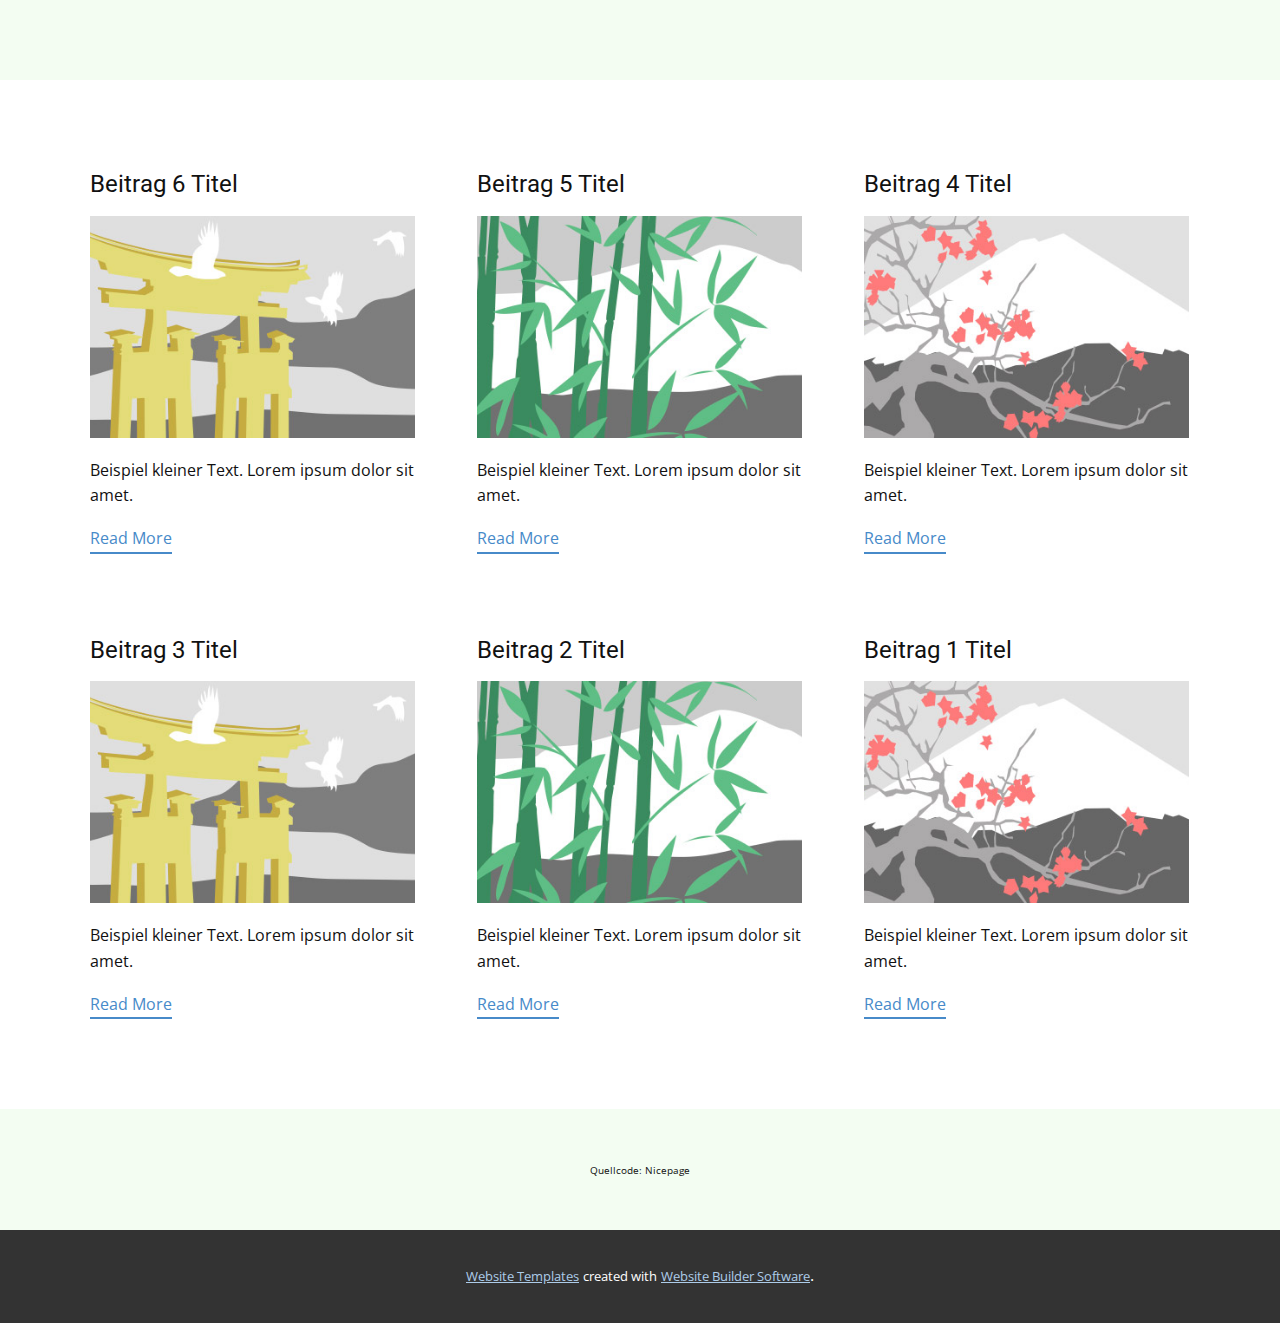
<file: KuleanaFinal/blog/blog.html>
<html style="font-size: 16px;" lang="de"><head>
    <meta name="viewport" content="width=device-width, initial-scale=1.0">
    <meta charset="utf-8">
    <meta name="keywords" content="">
    <meta name="description" content="">
    <title>Blog Template</title>
    <link rel="stylesheet" href="../nicepage.css" media="screen">
<link rel="stylesheet" href="../Blog-Template.css" media="screen">
    <script class="u-script" type="text/javascript" src="../jquery.js" defer=""></script>
    <script class="u-script" type="text/javascript" src="../nicepage.js" defer=""></script>
    <meta name="generator" content="Nicepage 4.14.1, nicepage.com">
    <link id="u-theme-google-font" rel="stylesheet" href="https://fonts.googleapis.com/css?family=Roboto:100,100i,300,300i,400,400i,500,500i,700,700i,900,900i|Open+Sans:300,300i,400,400i,500,500i,600,600i,700,700i,800,800i">
    
    
    <script type="application/ld+json">{
		"@context": "http://schema.org",
		"@type": "Organization",
		"name": ""
}</script>
    <meta name="theme-color" content="#478ac9">
  </head>
  <body class="u-body u-xl-mode" data-lang="de"><header class="u-clearfix u-custom-color-1 u-header u-header" id="sec-c685"><div class="u-align-left u-clearfix u-sheet u-sheet-1"></div></header>
    <section class="u-clearfix u-section-1" id="sec-349e">
      <div class="u-clearfix u-sheet u-valign-middle u-sheet-1"><!--blog--><!--blog_options_json--><!--{"type":"Recent","source":"","tags":"","count":""}--><!--/blog_options_json-->
        <div class="u-blog u-expanded-width u-repeater u-repeater-1"><!--blog_post-->
          <div class="u-blog-post u-container-style u-repeater-item u-white u-repeater-item-1">
            <div class="u-container-layout u-similar-container u-valign-top u-container-layout-1"><!--blog_post_header-->
              <h4 class="u-blog-control u-text u-text-1">
                <a class="u-post-header-link" href="../blog/post-5.html">Beitrag 6 Titel</a>
              </h4><!--/blog_post_header--><!--blog_post_image-->
              <a class="u-post-header-link" href="../blog/post-5.html"><img alt="" class="u-blog-control u-expanded-width u-image u-image-default u-image-1" src="[data-uri]"></a><!--/blog_post_image--><!--blog_post_content-->
              <div class="u-blog-control u-post-content u-text u-text-2 fr-view">Beispiel kleiner Text. Lorem ipsum dolor sit amet.</div><!--/blog_post_content--><!--blog_post_readmore-->
              <a href="../blog/post-5.html" class="u-blog-control u-border-2 u-border-palette-1-base u-btn u-btn-rectangle u-button-style u-none u-btn-1"><!--blog_post_readmore_content--><!--options_json--><!--{"content":"Read More","defaultValue":"Weiterlesen"}--><!--/options_json-->Read More<!--/blog_post_readmore_content--></a><!--/blog_post_readmore-->
            </div>
          </div><div class="u-blog-post u-container-style u-repeater-item u-video-cover u-white">
            <div class="u-container-layout u-similar-container u-valign-top u-container-layout-2"><!--blog_post_header-->
              <h4 class="u-blog-control u-text u-text-3">
                <a class="u-post-header-link" href="../blog/post-4.html">Beitrag 5 Titel</a>
              </h4><!--/blog_post_header--><!--blog_post_image-->
              <a class="u-post-header-link" href="../blog/post-4.html"><img alt="" class="u-blog-control u-expanded-width u-image u-image-default u-image-2" src="[data-uri]"></a><!--/blog_post_image--><!--blog_post_content-->
              <div class="u-blog-control u-post-content u-text u-text-4 fr-view">Beispiel kleiner Text. Lorem ipsum dolor sit amet.</div><!--/blog_post_content--><!--blog_post_readmore-->
              <a href="../blog/post-4.html" class="u-blog-control u-border-2 u-border-palette-1-base u-btn u-btn-rectangle u-button-style u-none u-btn-2"><!--blog_post_readmore_content--><!--options_json--><!--{"content":"Read More","defaultValue":"Weiterlesen"}--><!--/options_json-->Read More<!--/blog_post_readmore_content--></a><!--/blog_post_readmore-->
            </div>
          </div><div class="u-blog-post u-container-style u-repeater-item u-video-cover u-white">
            <div class="u-container-layout u-similar-container u-valign-top u-container-layout-3"><!--blog_post_header-->
              <h4 class="u-blog-control u-text u-text-5">
                <a class="u-post-header-link" href="../blog/post-3.html">Beitrag 4 Titel</a>
              </h4><!--/blog_post_header--><!--blog_post_image-->
              <a class="u-post-header-link" href="../blog/post-3.html"><img alt="" class="u-blog-control u-expanded-width u-image u-image-default u-image-3" src="[data-uri]"></a><!--/blog_post_image--><!--blog_post_content-->
              <div class="u-blog-control u-post-content u-text u-text-6 fr-view">Beispiel kleiner Text. Lorem ipsum dolor sit amet.</div><!--/blog_post_content--><!--blog_post_readmore-->
              <a href="../blog/post-3.html" class="u-blog-control u-border-2 u-border-palette-1-base u-btn u-btn-rectangle u-button-style u-none u-btn-3"><!--blog_post_readmore_content--><!--options_json--><!--{"content":"Read More","defaultValue":"Weiterlesen"}--><!--/options_json-->Read More<!--/blog_post_readmore_content--></a><!--/blog_post_readmore-->
            </div>
          </div><div class="u-blog-post u-container-style u-repeater-item u-white u-repeater-item-1">
            <div class="u-container-layout u-similar-container u-valign-top u-container-layout-1"><!--blog_post_header-->
              <h4 class="u-blog-control u-text u-text-1">
                <a class="u-post-header-link" href="../blog/post-2.html">Beitrag 3 Titel</a>
              </h4><!--/blog_post_header--><!--blog_post_image-->
              <a class="u-post-header-link" href="../blog/post-2.html"><img alt="" class="u-blog-control u-expanded-width u-image u-image-default u-image-1" src="[data-uri]"></a><!--/blog_post_image--><!--blog_post_content-->
              <div class="u-blog-control u-post-content u-text u-text-2 fr-view">Beispiel kleiner Text. Lorem ipsum dolor sit amet.</div><!--/blog_post_content--><!--blog_post_readmore-->
              <a href="../blog/post-2.html" class="u-blog-control u-border-2 u-border-palette-1-base u-btn u-btn-rectangle u-button-style u-none u-btn-1"><!--blog_post_readmore_content--><!--options_json--><!--{"content":"Read More","defaultValue":"Weiterlesen"}--><!--/options_json-->Read More<!--/blog_post_readmore_content--></a><!--/blog_post_readmore-->
            </div>
          </div><div class="u-blog-post u-container-style u-repeater-item u-video-cover u-white">
            <div class="u-container-layout u-similar-container u-valign-top u-container-layout-2"><!--blog_post_header-->
              <h4 class="u-blog-control u-text u-text-3">
                <a class="u-post-header-link" href="../blog/post-1.html">Beitrag 2 Titel</a>
              </h4><!--/blog_post_header--><!--blog_post_image-->
              <a class="u-post-header-link" href="../blog/post-1.html"><img alt="" class="u-blog-control u-expanded-width u-image u-image-default u-image-2" src="[data-uri]"></a><!--/blog_post_image--><!--blog_post_content-->
              <div class="u-blog-control u-post-content u-text u-text-4 fr-view">Beispiel kleiner Text. Lorem ipsum dolor sit amet.</div><!--/blog_post_content--><!--blog_post_readmore-->
              <a href="../blog/post-1.html" class="u-blog-control u-border-2 u-border-palette-1-base u-btn u-btn-rectangle u-button-style u-none u-btn-2"><!--blog_post_readmore_content--><!--options_json--><!--{"content":"Read More","defaultValue":"Weiterlesen"}--><!--/options_json-->Read More<!--/blog_post_readmore_content--></a><!--/blog_post_readmore-->
            </div>
          </div><div class="u-blog-post u-container-style u-repeater-item u-video-cover u-white">
            <div class="u-container-layout u-similar-container u-valign-top u-container-layout-3"><!--blog_post_header-->
              <h4 class="u-blog-control u-text u-text-5">
                <a class="u-post-header-link" href="../blog/post.html">Beitrag 1 Titel</a>
              </h4><!--/blog_post_header--><!--blog_post_image-->
              <a class="u-post-header-link" href="../blog/post.html"><img alt="" class="u-blog-control u-expanded-width u-image u-image-default u-image-3" src="[data-uri]"></a><!--/blog_post_image--><!--blog_post_content-->
              <div class="u-blog-control u-post-content u-text u-text-6 fr-view">Beispiel kleiner Text. Lorem ipsum dolor sit amet.</div><!--/blog_post_content--><!--blog_post_readmore-->
              <a href="../blog/post.html" class="u-blog-control u-border-2 u-border-palette-1-base u-btn u-btn-rectangle u-button-style u-none u-btn-3"><!--blog_post_readmore_content--><!--options_json--><!--{"content":"Read More","defaultValue":"Weiterlesen"}--><!--/options_json-->Read More<!--/blog_post_readmore_content--></a><!--/blog_post_readmore-->
            </div>
          </div><!--/blog_post--><!--blog_post-->
          <!--/blog_post--><!--blog_post-->
          <!--/blog_post-->
        </div><!--/blog-->
      </div>
    </section>
    
    
    <footer class="u-align-center u-clearfix u-custom-color-1 u-footer u-footer" id="sec-68ad"><div class="u-clearfix u-sheet u-valign-middle u-sheet-1">
        <p class="u-small-text u-text u-text-variant u-text-1">Quellcode: Nicepage</p>
      </div></footer>
    <section class="u-backlink u-clearfix u-grey-80">
      <a class="u-link" href="https://nicepage.com/website-templates" target="_blank">
        <span>Website Templates</span>
      </a>
      <p class="u-text">
        <span>created with</span>
      </p>
      <a class="u-link" href="" target="_blank">
        <span>Website Builder Software</span>
      </a>. 
    </section>
  
</body></html>
</file>
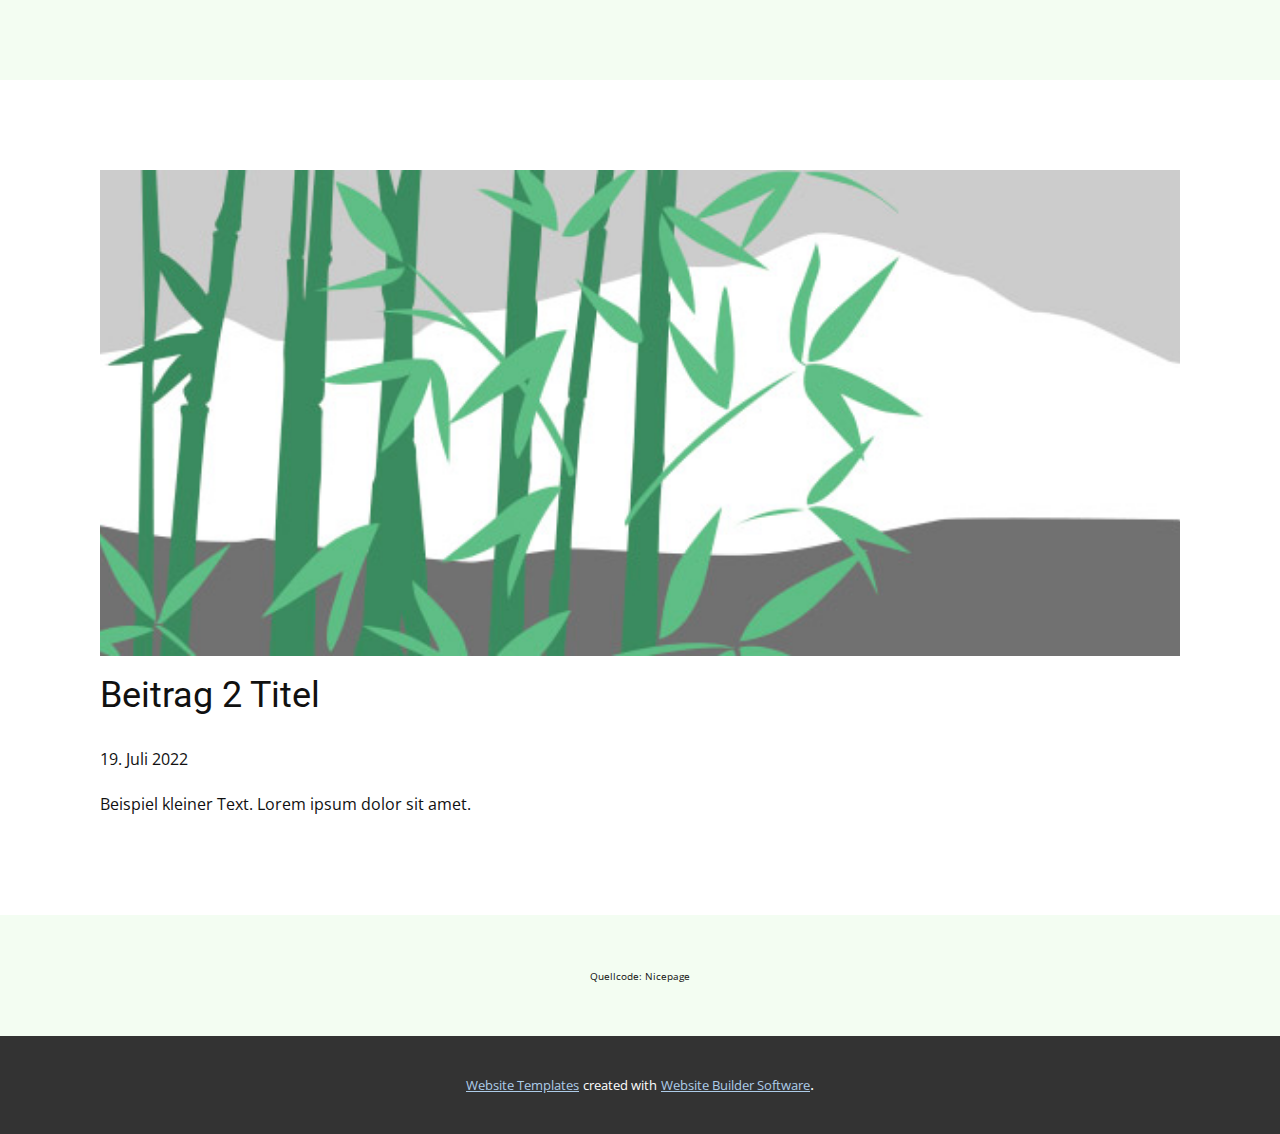
<file: KuleanaFinal/blog/post-1.html>
<!doctype html>
<html style="font-size: 16px;" lang="de"><head>
    <meta name="viewport" content="width=device-width, initial-scale=1.0">
    <meta charset="utf-8">
    <meta name="keywords" content="Beitrag 1 Titel">
    <meta name="description" content="">
    <title>Beitrag 2 Titel</title>
    <link rel="stylesheet" href="../nicepage.css" media="screen">
<link rel="stylesheet" href="../Post-Template.css" media="screen">
    <script class="u-script" type="text/javascript" src="../jquery.js" defer=""></script>
    <script class="u-script" type="text/javascript" src="../nicepage.js" defer=""></script>
    <meta name="generator" content="Nicepage 4.14.1, nicepage.com">
    <link id="u-theme-google-font" rel="stylesheet" href="https://fonts.googleapis.com/css?family=Roboto:100,100i,300,300i,400,400i,500,500i,700,700i,900,900i|Open+Sans:300,300i,400,400i,500,500i,600,600i,700,700i,800,800i">
    
    
    <script type="application/ld+json">{
		"@context": "http://schema.org",
		"@type": "Organization",
		"name": ""
}</script>
    <meta name="theme-color" content="#478ac9">
  </head>
  <body class="u-body u-xl-mode" data-lang="de"><header class="u-clearfix u-custom-color-1 u-header u-header" id="sec-c685"><div class="u-align-left u-clearfix u-sheet u-sheet-1"></div></header>
    <section class="u-align-center u-clearfix u-section-1" id="sec-97c7">
      <div class="u-clearfix u-sheet u-valign-middle-md u-valign-middle-sm u-valign-middle-xs u-sheet-1"><!--post_details--><!--post_details_options_json--><!--{"source":""}--><!--/post_details_options_json--><!--blog_post-->
        <div class="u-container-style u-expanded-width u-post-details u-post-details-1">
          <div class="u-container-layout u-valign-middle u-container-layout-1"><!--blog_post_image-->
            <img alt="" class="u-blog-control u-expanded-width u-image u-image-default u-image-1" src="[data-uri]"><!--/blog_post_image--><!--blog_post_header-->
            <h2 class="u-blog-control u-text u-text-1">Beitrag 2 Titel</h2><!--/blog_post_header--><!--blog_post_metadata-->
            <div class="u-blog-control u-metadata u-metadata-1"><!--blog_post_metadata_date-->
              <span class="u-meta-date u-meta-icon">19. Juli 2022</span><!--/blog_post_metadata_date--><!--blog_post_metadata_category-->
              <!--/blog_post_metadata_category--><!--blog_post_metadata_comments-->
              <!--/blog_post_metadata_comments-->
            </div><!--/blog_post_metadata--><!--blog_post_content-->
            <div class="u-align-justify u-blog-control u-post-content u-text u-text-2 fr-view">
  Beispiel kleiner Text. Lorem ipsum dolor sit amet.
  </div><!--/blog_post_content-->
          </div>
        </div><!--/blog_post--><!--/post_details-->
      </div>
    </section>
    
    
    <footer class="u-align-center u-clearfix u-custom-color-1 u-footer u-footer" id="sec-68ad"><div class="u-clearfix u-sheet u-valign-middle u-sheet-1">
        <p class="u-small-text u-text u-text-variant u-text-1">Quellcode: Nicepage</p>
      </div></footer>
    <section class="u-backlink u-clearfix u-grey-80">
      <a class="u-link" href="https://nicepage.com/website-templates" target="_blank">
        <span>Website Templates</span>
      </a>
      <p class="u-text">
        <span>created with</span>
      </p>
      <a class="u-link" href="" target="_blank">
        <span>Website Builder Software</span>
      </a>. 
    </section>
  
</body></html>
</file>
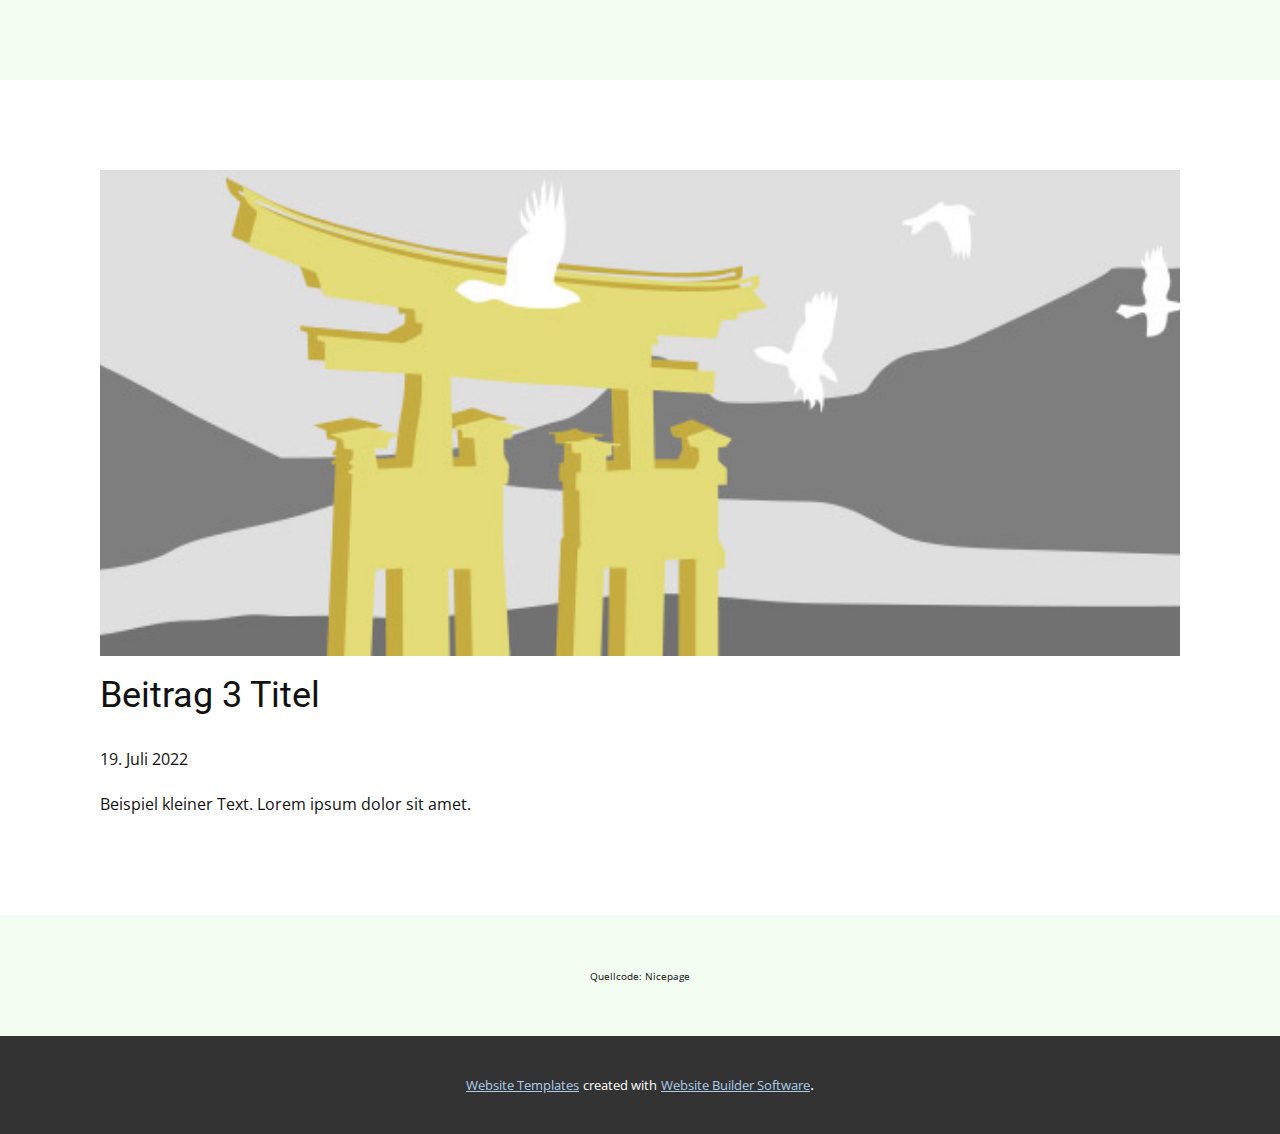
<file: KuleanaFinal/blog/post-2.html>
<!doctype html>
<html style="font-size: 16px;" lang="de"><head>
    <meta name="viewport" content="width=device-width, initial-scale=1.0">
    <meta charset="utf-8">
    <meta name="keywords" content="Beitrag 1 Titel">
    <meta name="description" content="">
    <title>Beitrag 3 Titel</title>
    <link rel="stylesheet" href="../nicepage.css" media="screen">
<link rel="stylesheet" href="../Post-Template.css" media="screen">
    <script class="u-script" type="text/javascript" src="../jquery.js" defer=""></script>
    <script class="u-script" type="text/javascript" src="../nicepage.js" defer=""></script>
    <meta name="generator" content="Nicepage 4.14.1, nicepage.com">
    <link id="u-theme-google-font" rel="stylesheet" href="https://fonts.googleapis.com/css?family=Roboto:100,100i,300,300i,400,400i,500,500i,700,700i,900,900i|Open+Sans:300,300i,400,400i,500,500i,600,600i,700,700i,800,800i">
    
    
    <script type="application/ld+json">{
		"@context": "http://schema.org",
		"@type": "Organization",
		"name": ""
}</script>
    <meta name="theme-color" content="#478ac9">
  </head>
  <body class="u-body u-xl-mode" data-lang="de"><header class="u-clearfix u-custom-color-1 u-header u-header" id="sec-c685"><div class="u-align-left u-clearfix u-sheet u-sheet-1"></div></header>
    <section class="u-align-center u-clearfix u-section-1" id="sec-97c7">
      <div class="u-clearfix u-sheet u-valign-middle-md u-valign-middle-sm u-valign-middle-xs u-sheet-1"><!--post_details--><!--post_details_options_json--><!--{"source":""}--><!--/post_details_options_json--><!--blog_post-->
        <div class="u-container-style u-expanded-width u-post-details u-post-details-1">
          <div class="u-container-layout u-valign-middle u-container-layout-1"><!--blog_post_image-->
            <img alt="" class="u-blog-control u-expanded-width u-image u-image-default u-image-1" src="[data-uri]"><!--/blog_post_image--><!--blog_post_header-->
            <h2 class="u-blog-control u-text u-text-1">Beitrag 3 Titel</h2><!--/blog_post_header--><!--blog_post_metadata-->
            <div class="u-blog-control u-metadata u-metadata-1"><!--blog_post_metadata_date-->
              <span class="u-meta-date u-meta-icon">19. Juli 2022</span><!--/blog_post_metadata_date--><!--blog_post_metadata_category-->
              <!--/blog_post_metadata_category--><!--blog_post_metadata_comments-->
              <!--/blog_post_metadata_comments-->
            </div><!--/blog_post_metadata--><!--blog_post_content-->
            <div class="u-align-justify u-blog-control u-post-content u-text u-text-2 fr-view">
  Beispiel kleiner Text. Lorem ipsum dolor sit amet.
  </div><!--/blog_post_content-->
          </div>
        </div><!--/blog_post--><!--/post_details-->
      </div>
    </section>
    
    
    <footer class="u-align-center u-clearfix u-custom-color-1 u-footer u-footer" id="sec-68ad"><div class="u-clearfix u-sheet u-valign-middle u-sheet-1">
        <p class="u-small-text u-text u-text-variant u-text-1">Quellcode: Nicepage</p>
      </div></footer>
    <section class="u-backlink u-clearfix u-grey-80">
      <a class="u-link" href="https://nicepage.com/website-templates" target="_blank">
        <span>Website Templates</span>
      </a>
      <p class="u-text">
        <span>created with</span>
      </p>
      <a class="u-link" href="" target="_blank">
        <span>Website Builder Software</span>
      </a>. 
    </section>
  
</body></html>
</file>
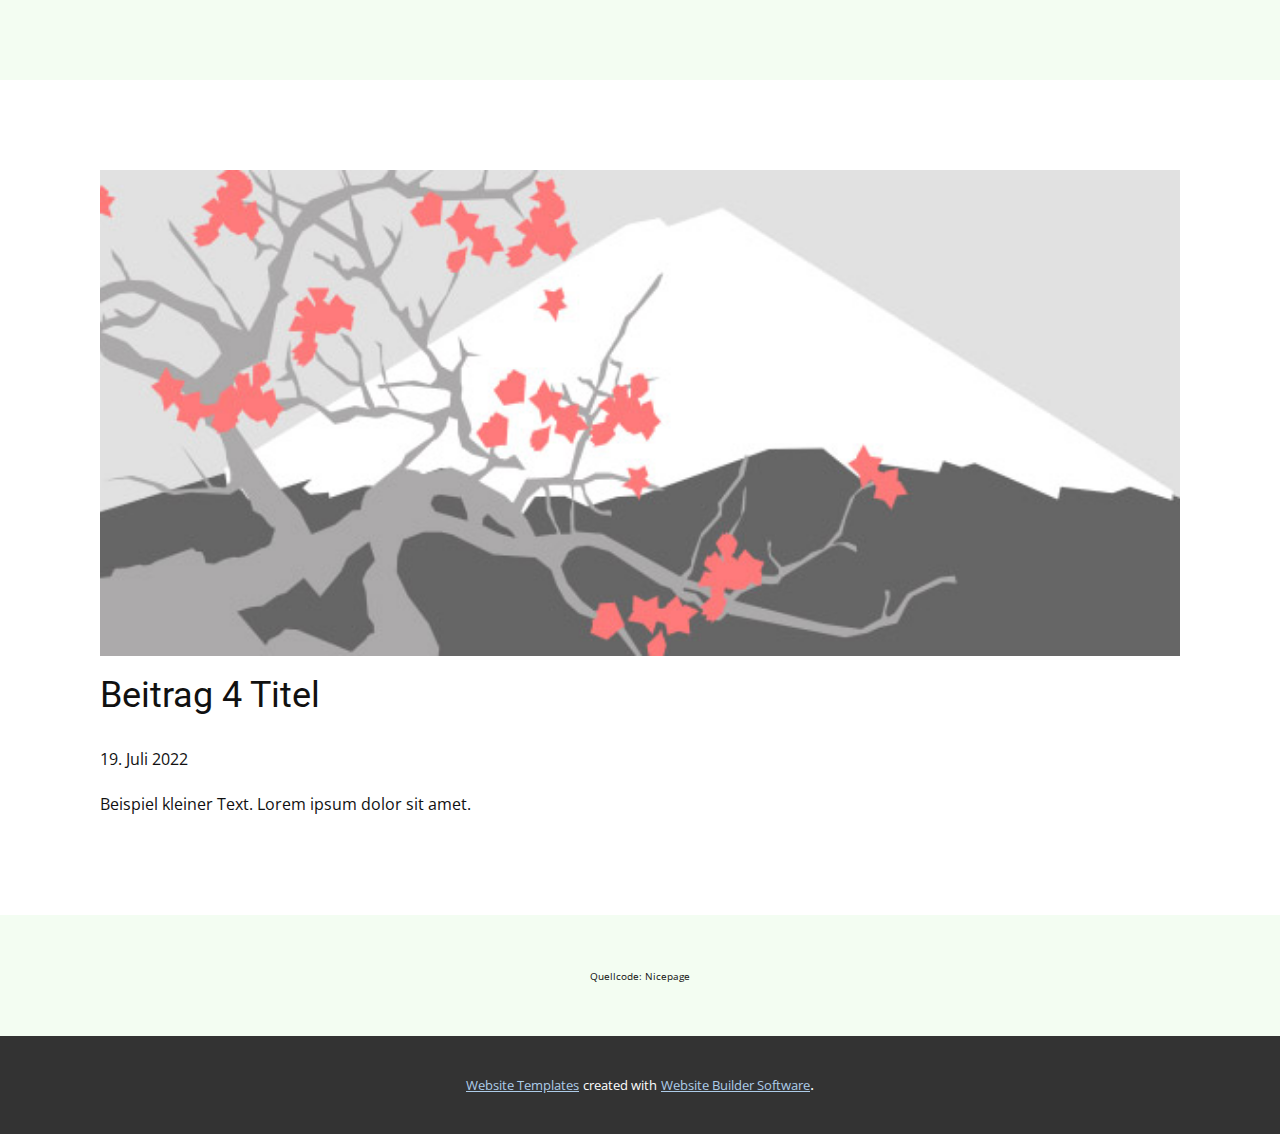
<file: KuleanaFinal/blog/post-3.html>
<!doctype html>
<html style="font-size: 16px;" lang="de"><head>
    <meta name="viewport" content="width=device-width, initial-scale=1.0">
    <meta charset="utf-8">
    <meta name="keywords" content="Beitrag 1 Titel">
    <meta name="description" content="">
    <title>Beitrag 4 Titel</title>
    <link rel="stylesheet" href="../nicepage.css" media="screen">
<link rel="stylesheet" href="../Post-Template.css" media="screen">
    <script class="u-script" type="text/javascript" src="../jquery.js" defer=""></script>
    <script class="u-script" type="text/javascript" src="../nicepage.js" defer=""></script>
    <meta name="generator" content="Nicepage 4.14.1, nicepage.com">
    <link id="u-theme-google-font" rel="stylesheet" href="https://fonts.googleapis.com/css?family=Roboto:100,100i,300,300i,400,400i,500,500i,700,700i,900,900i|Open+Sans:300,300i,400,400i,500,500i,600,600i,700,700i,800,800i">
    
    
    <script type="application/ld+json">{
		"@context": "http://schema.org",
		"@type": "Organization",
		"name": ""
}</script>
    <meta name="theme-color" content="#478ac9">
  </head>
  <body class="u-body u-xl-mode" data-lang="de"><header class="u-clearfix u-custom-color-1 u-header u-header" id="sec-c685"><div class="u-align-left u-clearfix u-sheet u-sheet-1"></div></header>
    <section class="u-align-center u-clearfix u-section-1" id="sec-97c7">
      <div class="u-clearfix u-sheet u-valign-middle-md u-valign-middle-sm u-valign-middle-xs u-sheet-1"><!--post_details--><!--post_details_options_json--><!--{"source":""}--><!--/post_details_options_json--><!--blog_post-->
        <div class="u-container-style u-expanded-width u-post-details u-post-details-1">
          <div class="u-container-layout u-valign-middle u-container-layout-1"><!--blog_post_image-->
            <img alt="" class="u-blog-control u-expanded-width u-image u-image-default u-image-1" src="[data-uri]"><!--/blog_post_image--><!--blog_post_header-->
            <h2 class="u-blog-control u-text u-text-1">Beitrag 4 Titel</h2><!--/blog_post_header--><!--blog_post_metadata-->
            <div class="u-blog-control u-metadata u-metadata-1"><!--blog_post_metadata_date-->
              <span class="u-meta-date u-meta-icon">19. Juli 2022</span><!--/blog_post_metadata_date--><!--blog_post_metadata_category-->
              <!--/blog_post_metadata_category--><!--blog_post_metadata_comments-->
              <!--/blog_post_metadata_comments-->
            </div><!--/blog_post_metadata--><!--blog_post_content-->
            <div class="u-align-justify u-blog-control u-post-content u-text u-text-2 fr-view">
  Beispiel kleiner Text. Lorem ipsum dolor sit amet.
  </div><!--/blog_post_content-->
          </div>
        </div><!--/blog_post--><!--/post_details-->
      </div>
    </section>
    
    
    <footer class="u-align-center u-clearfix u-custom-color-1 u-footer u-footer" id="sec-68ad"><div class="u-clearfix u-sheet u-valign-middle u-sheet-1">
        <p class="u-small-text u-text u-text-variant u-text-1">Quellcode: Nicepage</p>
      </div></footer>
    <section class="u-backlink u-clearfix u-grey-80">
      <a class="u-link" href="https://nicepage.com/website-templates" target="_blank">
        <span>Website Templates</span>
      </a>
      <p class="u-text">
        <span>created with</span>
      </p>
      <a class="u-link" href="" target="_blank">
        <span>Website Builder Software</span>
      </a>. 
    </section>
  
</body></html>
</file>
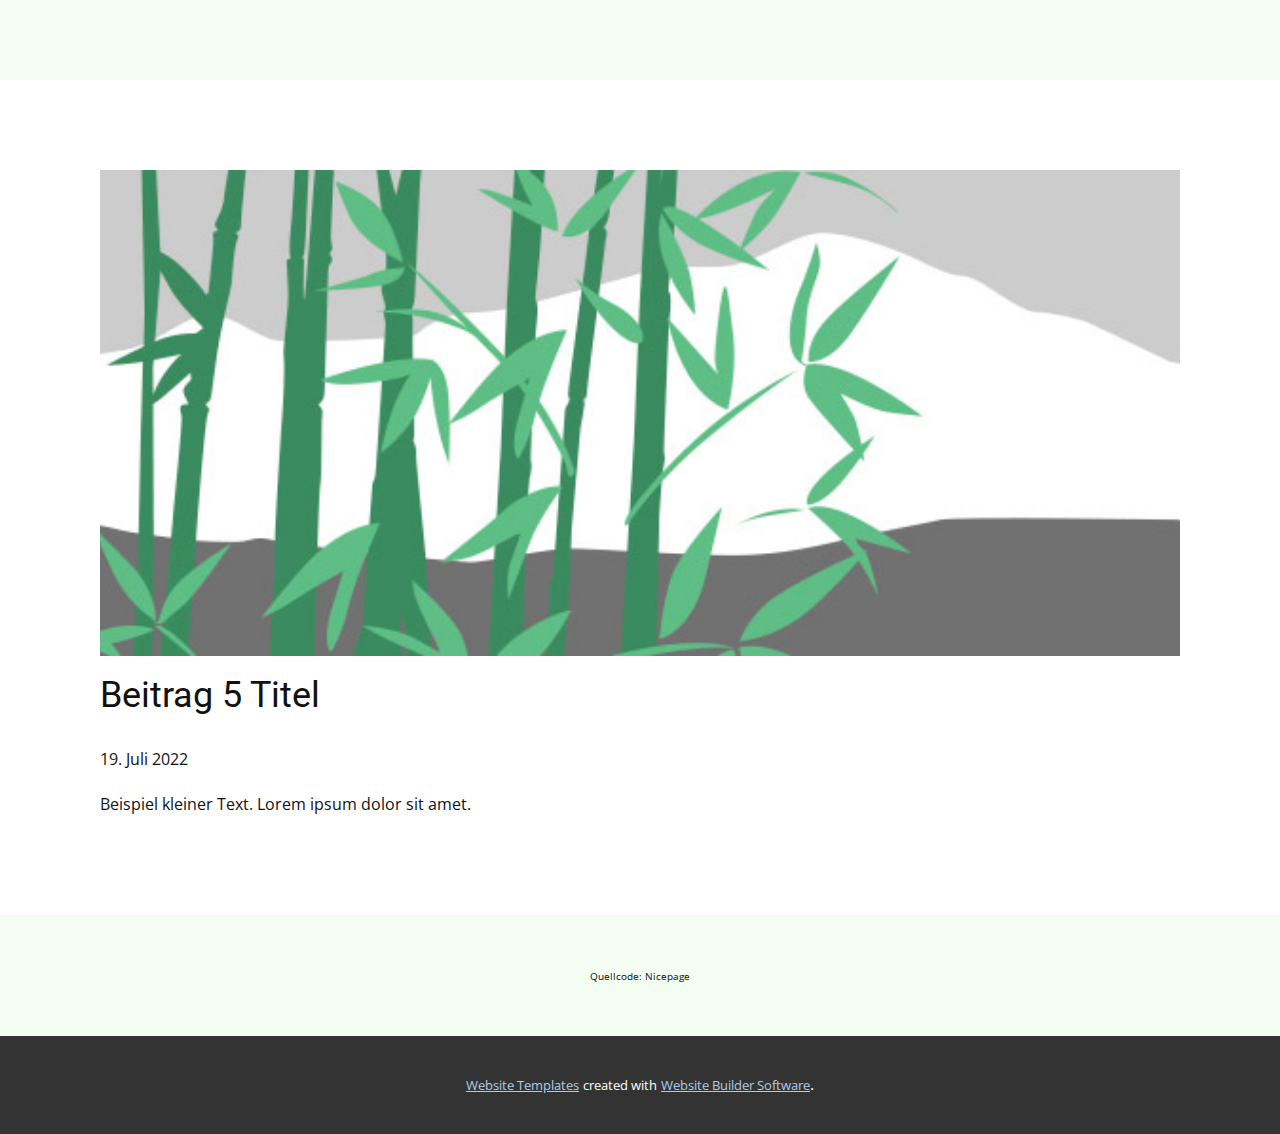
<file: KuleanaFinal/blog/post-4.html>
<!doctype html>
<html style="font-size: 16px;" lang="de"><head>
    <meta name="viewport" content="width=device-width, initial-scale=1.0">
    <meta charset="utf-8">
    <meta name="keywords" content="Beitrag 1 Titel">
    <meta name="description" content="">
    <title>Beitrag 5 Titel</title>
    <link rel="stylesheet" href="../nicepage.css" media="screen">
<link rel="stylesheet" href="../Post-Template.css" media="screen">
    <script class="u-script" type="text/javascript" src="../jquery.js" defer=""></script>
    <script class="u-script" type="text/javascript" src="../nicepage.js" defer=""></script>
    <meta name="generator" content="Nicepage 4.14.1, nicepage.com">
    <link id="u-theme-google-font" rel="stylesheet" href="https://fonts.googleapis.com/css?family=Roboto:100,100i,300,300i,400,400i,500,500i,700,700i,900,900i|Open+Sans:300,300i,400,400i,500,500i,600,600i,700,700i,800,800i">
    
    
    <script type="application/ld+json">{
		"@context": "http://schema.org",
		"@type": "Organization",
		"name": ""
}</script>
    <meta name="theme-color" content="#478ac9">
  </head>
  <body class="u-body u-xl-mode" data-lang="de"><header class="u-clearfix u-custom-color-1 u-header u-header" id="sec-c685"><div class="u-align-left u-clearfix u-sheet u-sheet-1"></div></header>
    <section class="u-align-center u-clearfix u-section-1" id="sec-97c7">
      <div class="u-clearfix u-sheet u-valign-middle-md u-valign-middle-sm u-valign-middle-xs u-sheet-1"><!--post_details--><!--post_details_options_json--><!--{"source":""}--><!--/post_details_options_json--><!--blog_post-->
        <div class="u-container-style u-expanded-width u-post-details u-post-details-1">
          <div class="u-container-layout u-valign-middle u-container-layout-1"><!--blog_post_image-->
            <img alt="" class="u-blog-control u-expanded-width u-image u-image-default u-image-1" src="[data-uri]"><!--/blog_post_image--><!--blog_post_header-->
            <h2 class="u-blog-control u-text u-text-1">Beitrag 5 Titel</h2><!--/blog_post_header--><!--blog_post_metadata-->
            <div class="u-blog-control u-metadata u-metadata-1"><!--blog_post_metadata_date-->
              <span class="u-meta-date u-meta-icon">19. Juli 2022</span><!--/blog_post_metadata_date--><!--blog_post_metadata_category-->
              <!--/blog_post_metadata_category--><!--blog_post_metadata_comments-->
              <!--/blog_post_metadata_comments-->
            </div><!--/blog_post_metadata--><!--blog_post_content-->
            <div class="u-align-justify u-blog-control u-post-content u-text u-text-2 fr-view">
  Beispiel kleiner Text. Lorem ipsum dolor sit amet.
  </div><!--/blog_post_content-->
          </div>
        </div><!--/blog_post--><!--/post_details-->
      </div>
    </section>
    
    
    <footer class="u-align-center u-clearfix u-custom-color-1 u-footer u-footer" id="sec-68ad"><div class="u-clearfix u-sheet u-valign-middle u-sheet-1">
        <p class="u-small-text u-text u-text-variant u-text-1">Quellcode: Nicepage</p>
      </div></footer>
    <section class="u-backlink u-clearfix u-grey-80">
      <a class="u-link" href="https://nicepage.com/website-templates" target="_blank">
        <span>Website Templates</span>
      </a>
      <p class="u-text">
        <span>created with</span>
      </p>
      <a class="u-link" href="" target="_blank">
        <span>Website Builder Software</span>
      </a>. 
    </section>
  
</body></html>
</file>
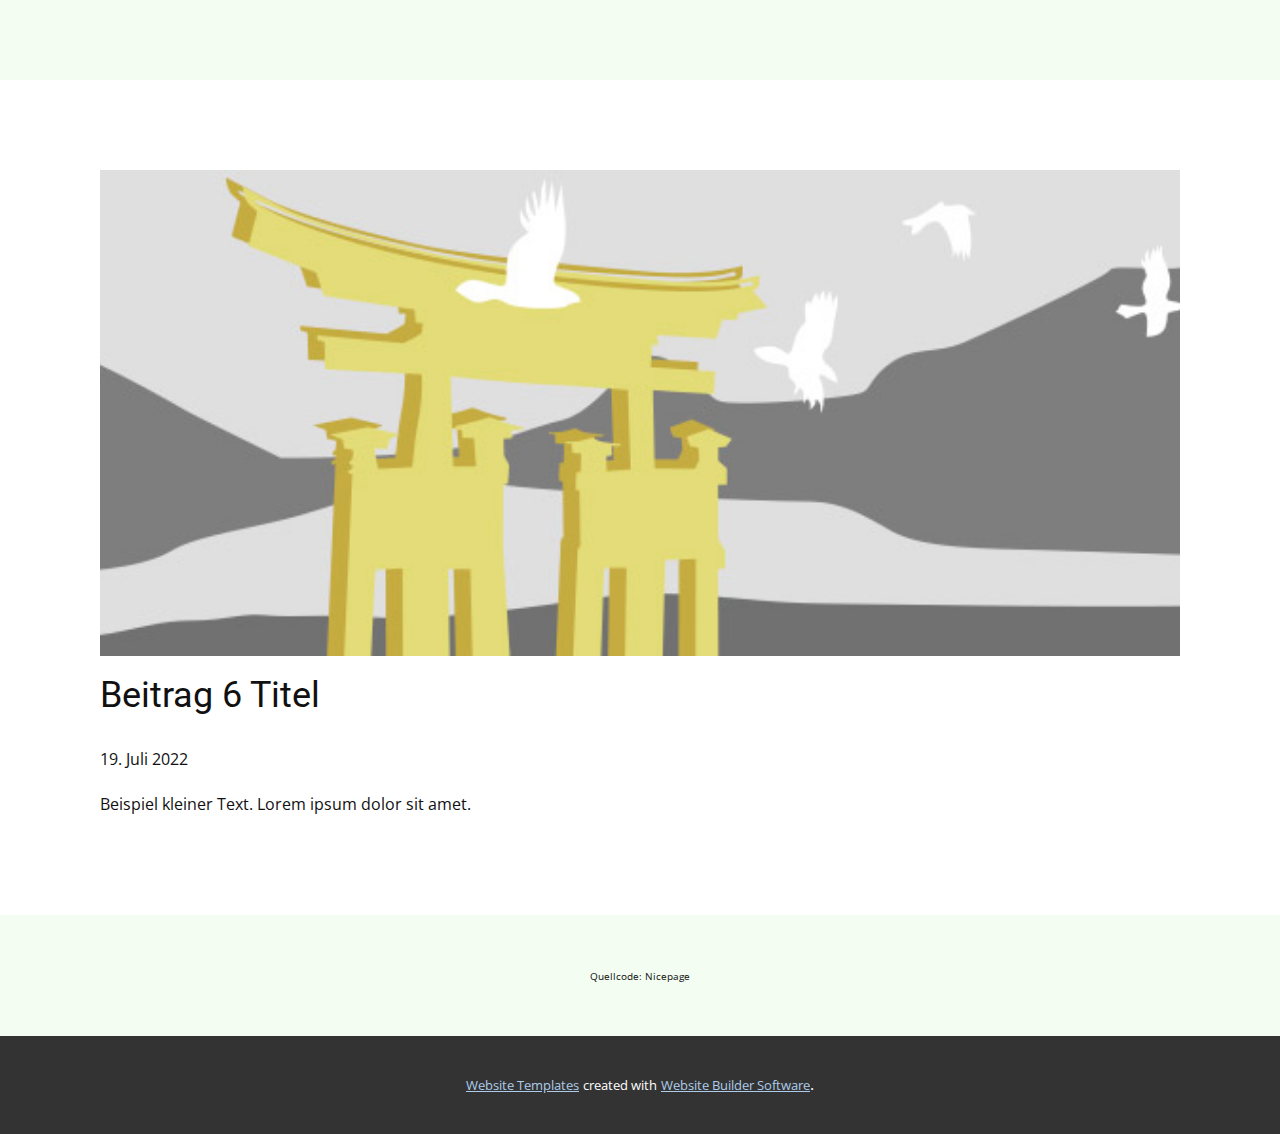
<file: KuleanaFinal/blog/post-5.html>
<!doctype html>
<html style="font-size: 16px;" lang="de"><head>
    <meta name="viewport" content="width=device-width, initial-scale=1.0">
    <meta charset="utf-8">
    <meta name="keywords" content="Beitrag 1 Titel">
    <meta name="description" content="">
    <title>Beitrag 6 Titel</title>
    <link rel="stylesheet" href="../nicepage.css" media="screen">
<link rel="stylesheet" href="../Post-Template.css" media="screen">
    <script class="u-script" type="text/javascript" src="../jquery.js" defer=""></script>
    <script class="u-script" type="text/javascript" src="../nicepage.js" defer=""></script>
    <meta name="generator" content="Nicepage 4.14.1, nicepage.com">
    <link id="u-theme-google-font" rel="stylesheet" href="https://fonts.googleapis.com/css?family=Roboto:100,100i,300,300i,400,400i,500,500i,700,700i,900,900i|Open+Sans:300,300i,400,400i,500,500i,600,600i,700,700i,800,800i">
    
    
    <script type="application/ld+json">{
		"@context": "http://schema.org",
		"@type": "Organization",
		"name": ""
}</script>
    <meta name="theme-color" content="#478ac9">
  </head>
  <body class="u-body u-xl-mode" data-lang="de"><header class="u-clearfix u-custom-color-1 u-header u-header" id="sec-c685"><div class="u-align-left u-clearfix u-sheet u-sheet-1"></div></header>
    <section class="u-align-center u-clearfix u-section-1" id="sec-97c7">
      <div class="u-clearfix u-sheet u-valign-middle-md u-valign-middle-sm u-valign-middle-xs u-sheet-1"><!--post_details--><!--post_details_options_json--><!--{"source":""}--><!--/post_details_options_json--><!--blog_post-->
        <div class="u-container-style u-expanded-width u-post-details u-post-details-1">
          <div class="u-container-layout u-valign-middle u-container-layout-1"><!--blog_post_image-->
            <img alt="" class="u-blog-control u-expanded-width u-image u-image-default u-image-1" src="[data-uri]"><!--/blog_post_image--><!--blog_post_header-->
            <h2 class="u-blog-control u-text u-text-1">Beitrag 6 Titel</h2><!--/blog_post_header--><!--blog_post_metadata-->
            <div class="u-blog-control u-metadata u-metadata-1"><!--blog_post_metadata_date-->
              <span class="u-meta-date u-meta-icon">19. Juli 2022</span><!--/blog_post_metadata_date--><!--blog_post_metadata_category-->
              <!--/blog_post_metadata_category--><!--blog_post_metadata_comments-->
              <!--/blog_post_metadata_comments-->
            </div><!--/blog_post_metadata--><!--blog_post_content-->
            <div class="u-align-justify u-blog-control u-post-content u-text u-text-2 fr-view">
  Beispiel kleiner Text. Lorem ipsum dolor sit amet.
  </div><!--/blog_post_content-->
          </div>
        </div><!--/blog_post--><!--/post_details-->
      </div>
    </section>
    
    
    <footer class="u-align-center u-clearfix u-custom-color-1 u-footer u-footer" id="sec-68ad"><div class="u-clearfix u-sheet u-valign-middle u-sheet-1">
        <p class="u-small-text u-text u-text-variant u-text-1">Quellcode: Nicepage</p>
      </div></footer>
    <section class="u-backlink u-clearfix u-grey-80">
      <a class="u-link" href="https://nicepage.com/website-templates" target="_blank">
        <span>Website Templates</span>
      </a>
      <p class="u-text">
        <span>created with</span>
      </p>
      <a class="u-link" href="" target="_blank">
        <span>Website Builder Software</span>
      </a>. 
    </section>
  
</body></html>
</file>
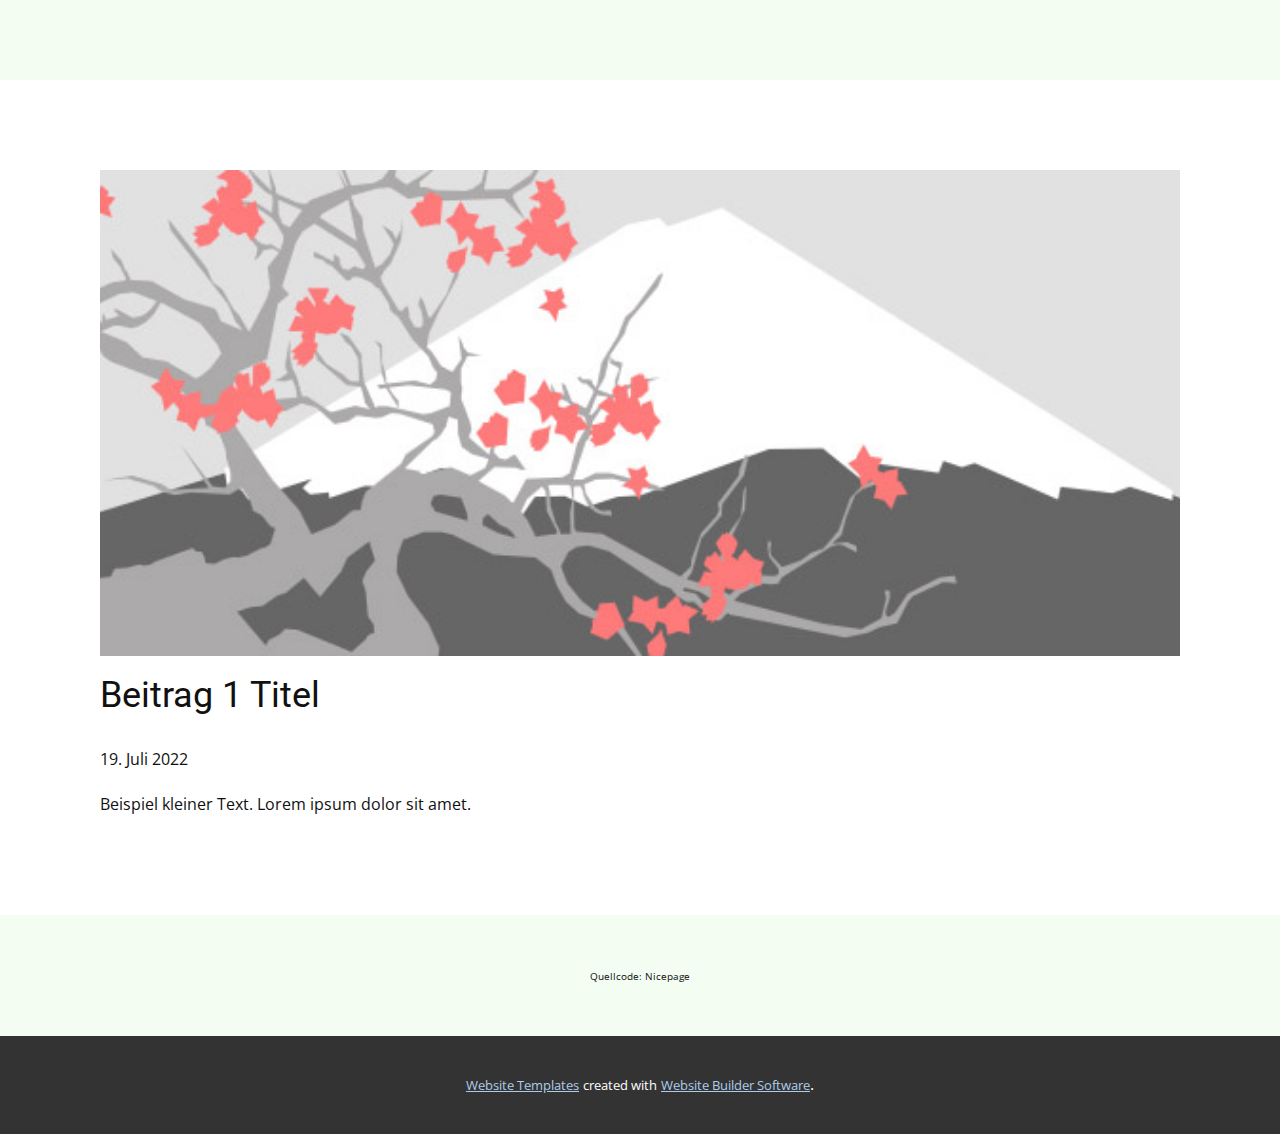
<file: KuleanaFinal/blog/post.html>
<!doctype html>
<html style="font-size: 16px;" lang="de"><head>
    <meta name="viewport" content="width=device-width, initial-scale=1.0">
    <meta charset="utf-8">
    <meta name="keywords" content="Beitrag 1 Titel">
    <meta name="description" content="">
    <title>Beitrag 1 Titel</title>
    <link rel="stylesheet" href="../nicepage.css" media="screen">
<link rel="stylesheet" href="../Post-Template.css" media="screen">
    <script class="u-script" type="text/javascript" src="../jquery.js" defer=""></script>
    <script class="u-script" type="text/javascript" src="../nicepage.js" defer=""></script>
    <meta name="generator" content="Nicepage 4.14.1, nicepage.com">
    <link id="u-theme-google-font" rel="stylesheet" href="https://fonts.googleapis.com/css?family=Roboto:100,100i,300,300i,400,400i,500,500i,700,700i,900,900i|Open+Sans:300,300i,400,400i,500,500i,600,600i,700,700i,800,800i">
    
    
    <script type="application/ld+json">{
		"@context": "http://schema.org",
		"@type": "Organization",
		"name": ""
}</script>
    <meta name="theme-color" content="#478ac9">
  </head>
  <body class="u-body u-xl-mode" data-lang="de"><header class="u-clearfix u-custom-color-1 u-header u-header" id="sec-c685"><div class="u-align-left u-clearfix u-sheet u-sheet-1"></div></header>
    <section class="u-align-center u-clearfix u-section-1" id="sec-97c7">
      <div class="u-clearfix u-sheet u-valign-middle-md u-valign-middle-sm u-valign-middle-xs u-sheet-1"><!--post_details--><!--post_details_options_json--><!--{"source":""}--><!--/post_details_options_json--><!--blog_post-->
        <div class="u-container-style u-expanded-width u-post-details u-post-details-1">
          <div class="u-container-layout u-valign-middle u-container-layout-1"><!--blog_post_image-->
            <img alt="" class="u-blog-control u-expanded-width u-image u-image-default u-image-1" src="[data-uri]"><!--/blog_post_image--><!--blog_post_header-->
            <h2 class="u-blog-control u-text u-text-1">Beitrag 1 Titel</h2><!--/blog_post_header--><!--blog_post_metadata-->
            <div class="u-blog-control u-metadata u-metadata-1"><!--blog_post_metadata_date-->
              <span class="u-meta-date u-meta-icon">19. Juli 2022</span><!--/blog_post_metadata_date--><!--blog_post_metadata_category-->
              <!--/blog_post_metadata_category--><!--blog_post_metadata_comments-->
              <!--/blog_post_metadata_comments-->
            </div><!--/blog_post_metadata--><!--blog_post_content-->
            <div class="u-align-justify u-blog-control u-post-content u-text u-text-2 fr-view">
  Beispiel kleiner Text. Lorem ipsum dolor sit amet.
  </div><!--/blog_post_content-->
          </div>
        </div><!--/blog_post--><!--/post_details-->
      </div>
    </section>
    
    
    <footer class="u-align-center u-clearfix u-custom-color-1 u-footer u-footer" id="sec-68ad"><div class="u-clearfix u-sheet u-valign-middle u-sheet-1">
        <p class="u-small-text u-text u-text-variant u-text-1">Quellcode: Nicepage</p>
      </div></footer>
    <section class="u-backlink u-clearfix u-grey-80">
      <a class="u-link" href="https://nicepage.com/website-templates" target="_blank">
        <span>Website Templates</span>
      </a>
      <p class="u-text">
        <span>created with</span>
      </p>
      <a class="u-link" href="" target="_blank">
        <span>Website Builder Software</span>
      </a>. 
    </section>
  
</body></html>
</file>
